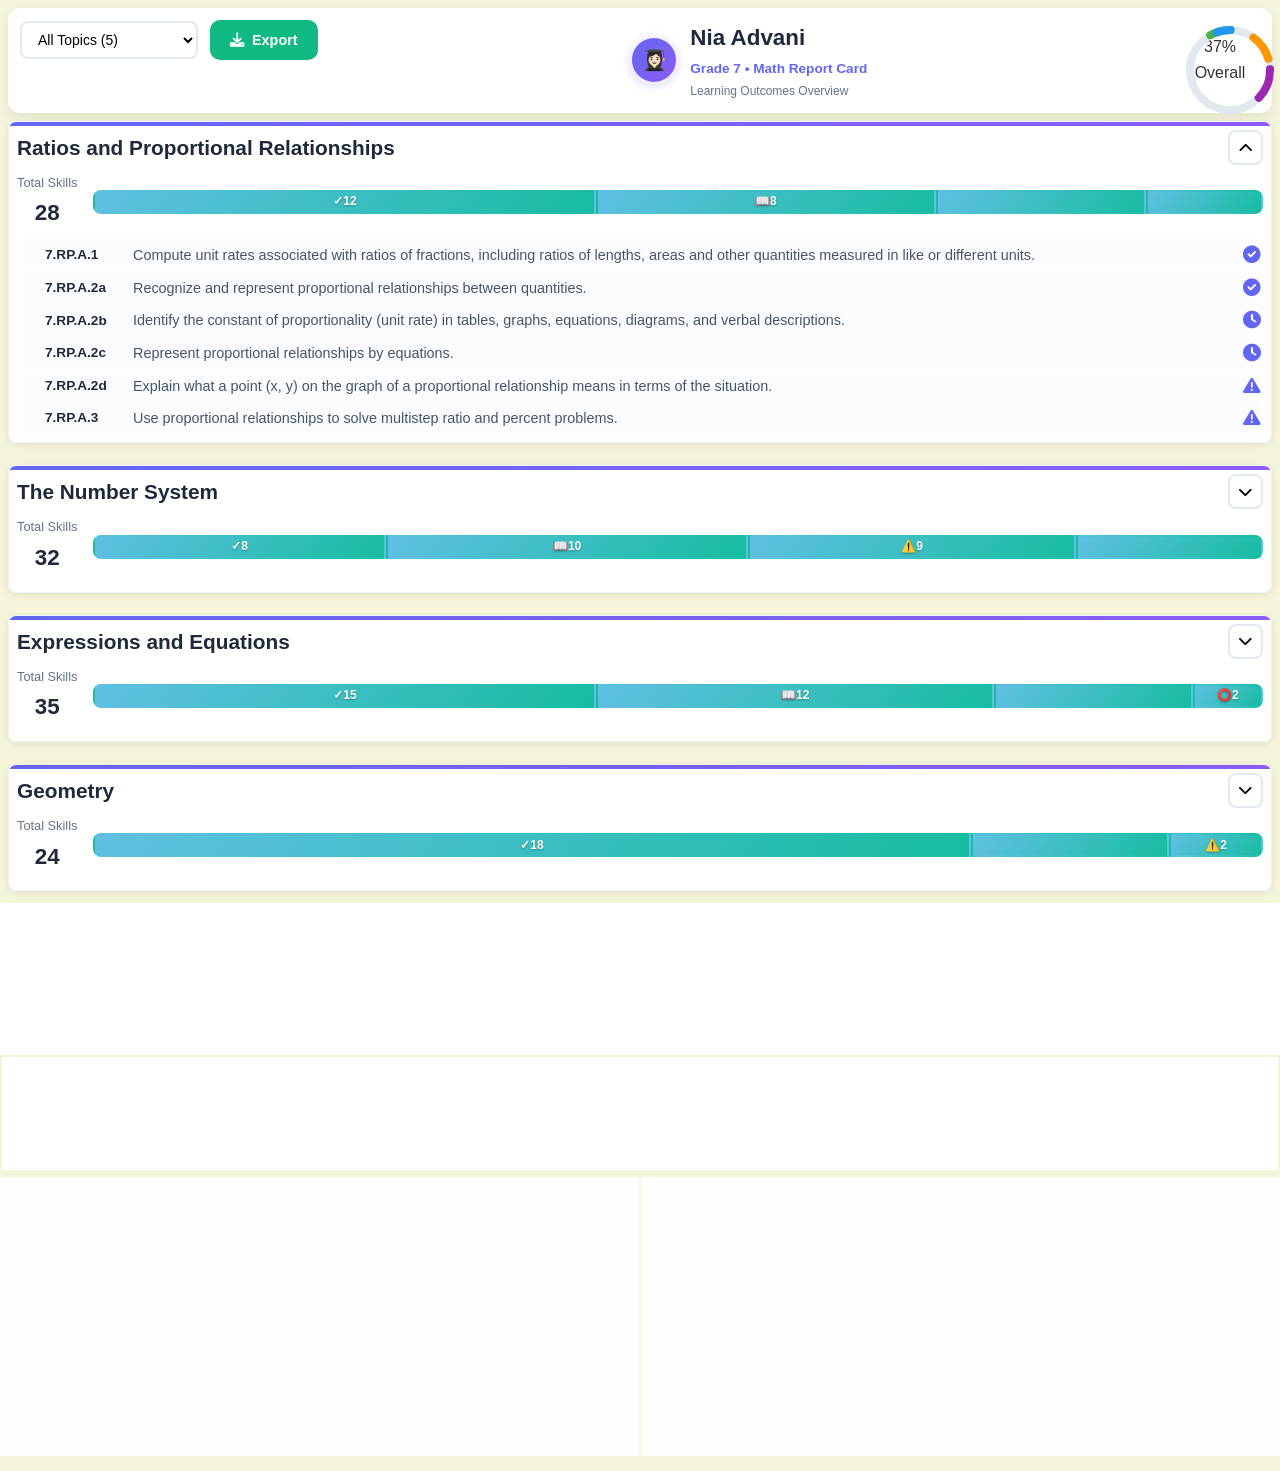
<file: index.html>
<!DOCTYPE html>
<html lang="en">
<head>
    <meta charset="UTF-8">
    <meta name="viewport" content="width=device-width, initial-scale=1.0">
    <title>Student Learning Outcomes - Grade 7 Math Progress</title>
    <link rel="stylesheet" href="styles.css">
    <link href="https://cdnjs.cloudflare.com/ajax/libs/font-awesome/6.0.0/css/all.min.css" rel="stylesheet">
</head>
<body>
    <div class="container">
        <!-- Header Section -->
        <header class="header">
            <div class="header-left">
                <div class="filter-controls">
                    <select id="statusFilter" class="filter-select">
                        <option value="all">All Skills</option>
                        <option value="mastered">Mastered Skills</option>
                        <option value="covered">Covered Skills</option>
                        <option value="attention">Needs Attention</option>
                        <option value="not-started">Not Started</option>
                    </select>
                    <button class="action-btn secondary export-btn" id="exportBtn">
                        <i class="fas fa-download"></i> Export
                    </button>
                </div>
            </div>
            <div class="student-info">
                <div class="student-avatar">
                    <div class="avatar-emoji">👩🏻‍🎓</div>
                </div>
                <div class="student-details">
                    <h1>Nia Advani</h1>
                    <p class="grade">Grade 7 • Math Report Card</p>
                    <p class="subtitle">Learning Outcomes Overview</p>
                </div>
            </div>
            <div class="overall-progress">
                <div class="progress-circle" data-progress="42">
                    <svg class="progress-ring" width="120" height="120">
                        <circle class="progress-ring-circle" cx="60" cy="60" r="50"></circle>
                    </svg>
                    <div class="progress-text">
                        <span class="percentage">42%</span>
                        <span class="label">Overall Progress</span>
                    </div>
                </div>
            </div>
        </header>


        <!-- Learning Outcomes List -->
        <div class="learning-outcomes list-view" id="learningOutcomes">
            <!-- Ratios and Proportional Relationships -->
            <div class="topic-card" data-status="covered" data-topic="ratios">
                <div class="topic-header">
                    <h3>Ratios and Proportional Relationships</h3>
                    <div class="topic-actions">
                        <button class="expand-btn expanded" data-action="expand">
                            <i class="fas fa-chevron-down"></i>
                        </button>
                    </div>
                </div>
                <div class="topic-stats">
                    <div class="stat">
                        <span class="stat-label">Total Skills</span>
                        <span class="stat-value">28</span>
                    </div>
                    <div class="skills-breakdown-chart">
                        <div class="chart-bar" data-status="mastered" data-count="12" style="width: 43%" title="12 Mastered Skills">
                            <span class="bar-label">✓12</span>
                        </div>
                        <div class="chart-bar" data-status="covered" data-count="8" style="width: 29%" title="8 Concept Covered Skills">
                            <span class="bar-label">📖8</span>
                        </div>
                        <div class="chart-bar" data-status="attention" data-count="5" style="width: 18%" title="5 Needs Attention Skills">
                            <span class="bar-label">⚠️5</span>
                        </div>
                        <div class="chart-bar" data-status="not-started" data-count="3" style="width: 10%" title="3 Not Started Skills">
                            <span class="bar-label">⭕3</span>
                        </div>
                    </div>
                </div>
                <div class="skills-list expanded">
                    <div class="skill-item mastered" data-skill-id="7.RP.A.1">
                        <div class="skill-checkbox">
                            <input type="checkbox" id="skill-7.RP.A.1" class="skill-select-checkbox" data-skill-id="7.RP.A.1">
                            <label for="skill-7.RP.A.1" class="skill-checkbox-label"></label>
                        </div>
                        <span class="skill-code">7.RP.A.1</span>
                        <span class="skill-description">Compute unit rates associated with ratios of fractions, including ratios of lengths, areas and other quantities measured in like or different units.</span>
                        <div class="skill-status">
                            <i class="fas fa-check-circle"></i>
                        </div>
                    </div>
                    <div class="skill-item mastered" data-skill-id="7.RP.A.2a">
                        <div class="skill-checkbox">
                            <input type="checkbox" id="skill-7.RP.A.2a" class="skill-select-checkbox" data-skill-id="7.RP.A.2a">
                            <label for="skill-7.RP.A.2a" class="skill-checkbox-label"></label>
                        </div>
                        <span class="skill-code">7.RP.A.2a</span>
                        <span class="skill-description">Recognize and represent proportional relationships between quantities.</span>
                        <div class="skill-status">
                            <i class="fas fa-check-circle"></i>
                        </div>
                    </div>
                    <div class="skill-item covered" data-skill-id="7.RP.A.2b">
                        <div class="skill-checkbox">
                            <input type="checkbox" id="skill-7.RP.A.2b" class="skill-select-checkbox" data-skill-id="7.RP.A.2b">
                            <label for="skill-7.RP.A.2b" class="skill-checkbox-label"></label>
                        </div>
                        <span class="skill-code">7.RP.A.2b</span>
                        <span class="skill-description">Identify the constant of proportionality (unit rate) in tables, graphs, equations, diagrams, and verbal descriptions.</span>
                        <div class="skill-status">
                            <i class="fas fa-clock"></i>
                        </div>
                    </div>
                    <div class="skill-item covered" data-skill-id="7.RP.A.2c">
                        <div class="skill-checkbox">
                            <input type="checkbox" id="skill-7.RP.A.2c" class="skill-select-checkbox" data-skill-id="7.RP.A.2c">
                            <label for="skill-7.RP.A.2c" class="skill-checkbox-label"></label>
                        </div>
                        <span class="skill-code">7.RP.A.2c</span>
                        <span class="skill-description">Represent proportional relationships by equations.</span>
                        <div class="skill-status">
                            <i class="fas fa-clock"></i>
                        </div>
                    </div>
                    <div class="skill-item attention" data-skill-id="7.RP.A.2d">
                        <div class="skill-checkbox">
                            <input type="checkbox" id="skill-7.RP.A.2d" class="skill-select-checkbox" data-skill-id="7.RP.A.2d">
                            <label for="skill-7.RP.A.2d" class="skill-checkbox-label"></label>
                        </div>
                        <span class="skill-code">7.RP.A.2d</span>
                        <span class="skill-description">Explain what a point (x, y) on the graph of a proportional relationship means in terms of the situation.</span>
                        <div class="skill-status">
                            <i class="fas fa-exclamation-triangle"></i>
                        </div>
                    </div>
                    <div class="skill-item attention" data-skill-id="7.RP.A.3">
                        <div class="skill-checkbox">
                            <input type="checkbox" id="skill-7.RP.A.3" class="skill-select-checkbox" data-skill-id="7.RP.A.3">
                            <label for="skill-7.RP.A.3" class="skill-checkbox-label"></label>
                        </div>
                        <span class="skill-code">7.RP.A.3</span>
                        <span class="skill-description">Use proportional relationships to solve multistep ratio and percent problems.</span>
                        <div class="skill-status">
                            <i class="fas fa-exclamation-triangle"></i>
                        </div>
                    </div>
                </div>
            </div>

            <!-- The Number System -->
            <div class="topic-card" data-status="attention" data-topic="numbers">
                <div class="topic-header">
                    <h3>The Number System</h3>
                    <div class="topic-actions">
                        <button class="expand-btn" data-action="expand">
                            <i class="fas fa-chevron-down"></i>
                        </button>
                    </div>
                </div>
                <div class="topic-stats">
                    <div class="stat">
                        <span class="stat-label">Total Skills</span>
                        <span class="stat-value">32</span>
                    </div>
                    <div class="skills-breakdown-chart">
                        <div class="chart-bar" data-status="mastered" data-count="8" style="width: 25%" title="8 Mastered Skills">
                            <span class="bar-label">✓8</span>
                        </div>
                        <div class="chart-bar" data-status="covered" data-count="10" style="width: 31%" title="10 Concept Covered Skills">
                            <span class="bar-label">📖10</span>
                        </div>
                        <div class="chart-bar" data-status="attention" data-count="9" style="width: 28%" title="9 Needs Attention Skills">
                            <span class="bar-label">⚠️9</span>
                        </div>
                        <div class="chart-bar" data-status="not-started" data-count="5" style="width: 16%" title="5 Not Started Skills">
                            <span class="bar-label">⭕5</span>
                        </div>
                    </div>
                </div>
                <div class="skills-list collapsed">
                    <div class="skill-item mastered" data-skill-id="7.NS.A.1a">
                        <div class="skill-checkbox">
                            <input type="checkbox" id="skill-7.NS.A.1a" class="skill-select-checkbox" data-skill-id="7.NS.A.1a">
                            <label for="skill-7.NS.A.1a" class="skill-checkbox-label"></label>
                        </div>
                        <span class="skill-code">7.NS.A.1a</span>
                        <span class="skill-description">Describe situations in which opposite quantities combine to make 0.</span>
                        <div class="skill-status">
                            <i class="fas fa-check-circle"></i>
                        </div>
                    </div>
                    <div class="skill-item mastered" data-skill-id="7.NS.A.1b">
                        <div class="skill-checkbox">
                            <input type="checkbox" id="skill-7.NS.A.1b" class="skill-select-checkbox" data-skill-id="7.NS.A.1b">
                            <label for="skill-7.NS.A.1b" class="skill-checkbox-label"></label>
                        </div>
                        <span class="skill-code">7.NS.A.1b</span>
                        <span class="skill-description">Understand p + q as the number located a distance |q| from p, in the positive or negative direction.</span>
                        <div class="skill-status">
                            <i class="fas fa-check-circle"></i>
                        </div>
                    </div>
                    <div class="skill-item covered" data-skill-id="7.NS.A.1c">
                        <div class="skill-checkbox">
                            <input type="checkbox" id="skill-7.NS.A.1c" class="skill-select-checkbox" data-skill-id="7.NS.A.1c">
                            <label for="skill-7.NS.A.1c" class="skill-checkbox-label"></label>
                        </div>
                        <span class="skill-code">7.NS.A.1c</span>
                        <span class="skill-description">Understand subtraction of rational numbers as adding the additive inverse.</span>
                        <div class="skill-status">
                            <i class="fas fa-clock"></i>
                        </div>
                    </div>
                    <div class="skill-item covered" data-skill-id="7.NS.A.1d">
                        <div class="skill-checkbox">
                            <input type="checkbox" id="skill-7.NS.A.1d" class="skill-select-checkbox" data-skill-id="7.NS.A.1d">
                            <label for="skill-7.NS.A.1d" class="skill-checkbox-label"></label>
                        </div>
                        <span class="skill-code">7.NS.A.1d</span>
                        <span class="skill-description">Apply properties of operations as strategies to add and subtract rational numbers.</span>
                        <div class="skill-status">
                            <i class="fas fa-clock"></i>
                        </div>
                    </div>
                    <div class="skill-item attention" data-skill-id="7.NS.A.2a">
                        <div class="skill-checkbox">
                            <input type="checkbox" id="skill-7.NS.A.2a" class="skill-select-checkbox" data-skill-id="7.NS.A.2a">
                            <label for="skill-7.NS.A.2a" class="skill-checkbox-label"></label>
                        </div>
                        <span class="skill-code">7.NS.A.2a</span>
                        <span class="skill-description">Understand that multiplication is extended from fractions to rational numbers.</span>
                        <div class="skill-status">
                            <i class="fas fa-exclamation-triangle"></i>
                        </div>
                    </div>
                    <div class="skill-item attention" data-skill-id="7.NS.A.2b">
                        <div class="skill-checkbox">
                            <input type="checkbox" id="skill-7.NS.A.2b" class="skill-select-checkbox" data-skill-id="7.NS.A.2b">
                            <label for="skill-7.NS.A.2b" class="skill-checkbox-label"></label>
                        </div>
                        <span class="skill-code">7.NS.A.2b</span>
                        <span class="skill-description">Understand that integers can be divided, provided that the divisor is not zero.</span>
                        <div class="skill-status">
                            <i class="fas fa-exclamation-triangle"></i>
                        </div>
                    </div>
                    <div class="skill-item attention" data-skill-id="7.NS.A.2c">
                        <div class="skill-checkbox">
                            <input type="checkbox" id="skill-7.NS.A.2c" class="skill-select-checkbox" data-skill-id="7.NS.A.2c">
                            <label for="skill-7.NS.A.2c" class="skill-checkbox-label"></label>
                        </div>
                        <span class="skill-code">7.NS.A.2c</span>
                        <span class="skill-description">Apply properties of operations as strategies to multiply and divide rational numbers.</span>
                        <div class="skill-status">
                            <i class="fas fa-exclamation-triangle"></i>
                        </div>
                    </div>
                    <div class="skill-item not-started" data-skill-id="7.NS.A.3">
                        <div class="skill-checkbox">
                            <input type="checkbox" id="skill-7.NS.A.3" class="skill-select-checkbox" data-skill-id="7.NS.A.3">
                            <label for="skill-7.NS.A.3" class="skill-checkbox-label"></label>
                        </div>
                        <span class="skill-code">7.NS.A.3</span>
                        <span class="skill-description">Solve real-world and mathematical problems involving the four operations with rational numbers.</span>
                        <div class="skill-status">
                            <i class="fas fa-circle"></i>
                        </div>
                    </div>
                </div>
            </div>

            <!-- Expressions and Equations -->
            <div class="topic-card" data-status="covered" data-topic="expressions">
                <div class="topic-header">
                    <h3>Expressions and Equations</h3>
                    <div class="topic-actions">
                        <button class="expand-btn" data-action="expand">
                            <i class="fas fa-chevron-down"></i>
                        </button>
                    </div>
                </div>
                <div class="topic-stats">
                    <div class="stat">
                        <span class="stat-label">Total Skills</span>
                        <span class="stat-value">35</span>
                    </div>
                    <div class="skills-breakdown-chart">
                        <div class="chart-bar" data-status="mastered" data-count="15" style="width: 43%" title="15 Mastered Skills">
                            <span class="bar-label">✓15</span>
                        </div>
                        <div class="chart-bar" data-status="covered" data-count="12" style="width: 34%" title="12 Concept Covered Skills">
                            <span class="bar-label">📖12</span>
                        </div>
                        <div class="chart-bar" data-status="attention" data-count="6" style="width: 17%" title="6 Needs Attention Skills">
                            <span class="bar-label">⚠️6</span>
                        </div>
                        <div class="chart-bar" data-status="not-started" data-count="2" style="width: 6%" title="2 Not Started Skills">
                            <span class="bar-label">⭕2</span>
                        </div>
                    </div>
                </div>
                <div class="skills-list collapsed">
                    <div class="skill-item mastered" data-skill-id="7.EE.A.1">
                        <div class="skill-checkbox">
                            <input type="checkbox" id="skill-7.EE.A.1" class="skill-select-checkbox" data-skill-id="7.EE.A.1">
                            <label for="skill-7.EE.A.1" class="skill-checkbox-label"></label>
                        </div>
                        <span class="skill-code">7.EE.A.1</span>
                        <span class="skill-description">Apply properties of operations as strategies to add, subtract, factor, and expand linear expressions with rational coefficients.</span>
                        <div class="skill-status">
                            <i class="fas fa-check-circle"></i>
                        </div>
                    </div>
                    <div class="skill-item mastered" data-skill-id="7.EE.A.2">
                        <div class="skill-checkbox">
                            <input type="checkbox" id="skill-7.EE.A.2" class="skill-select-checkbox" data-skill-id="7.EE.A.2">
                            <label for="skill-7.EE.A.2" class="skill-checkbox-label"></label>
                        </div>
                        <span class="skill-code">7.EE.A.2</span>
                        <span class="skill-description">Understand that rewriting an expression in different forms in a problem context can shed light on the problem.</span>
                        <div class="skill-status">
                            <i class="fas fa-check-circle"></i>
                        </div>
                    </div>
                    <div class="skill-item covered" data-skill-id="7.EE.B.3">
                        <div class="skill-checkbox">
                            <input type="checkbox" id="skill-7.EE.B.3" class="skill-select-checkbox" data-skill-id="7.EE.B.3">
                            <label for="skill-7.EE.B.3" class="skill-checkbox-label"></label>
                        </div>
                        <span class="skill-code">7.EE.B.3</span>
                        <span class="skill-description">Solve multi-step real-life and mathematical problems posed with positive and negative rational numbers.</span>
                        <div class="skill-status">
                            <i class="fas fa-clock"></i>
                        </div>
                    </div>
                    <div class="skill-item covered" data-skill-id="7.EE.B.4a">
                        <div class="skill-checkbox">
                            <input type="checkbox" id="skill-7.EE.B.4a" class="skill-select-checkbox" data-skill-id="7.EE.B.4a">
                            <label for="skill-7.EE.B.4a" class="skill-checkbox-label"></label>
                        </div>
                        <span class="skill-code">7.EE.B.4a</span>
                        <span class="skill-description">Solve word problems leading to equations of the form px + q = r and p(x + q) = r.</span>
                        <div class="skill-status">
                            <i class="fas fa-clock"></i>
                        </div>
                    </div>
                    <div class="skill-item attention" data-skill-id="7.EE.B.4b">
                        <div class="skill-checkbox">
                            <input type="checkbox" id="skill-7.EE.B.4b" class="skill-select-checkbox" data-skill-id="7.EE.B.4b">
                            <label for="skill-7.EE.B.4b" class="skill-checkbox-label"></label>
                        </div>
                        <span class="skill-code">7.EE.B.4b</span>
                        <span class="skill-description">Solve word problems leading to inequalities of the form px + q > r or px + q < r.</span>
                        <div class="skill-status">
                            <i class="fas fa-exclamation-triangle"></i>
                        </div>
                    </div>
                    <div class="skill-item not-started" data-skill-id="7.EE.B.4c">
                        <div class="skill-checkbox">
                            <input type="checkbox" id="skill-7.EE.B.4c" class="skill-select-checkbox" data-skill-id="7.EE.B.4c">
                            <label for="skill-7.EE.B.4c" class="skill-checkbox-label"></label>
                        </div>
                        <span class="skill-code">7.EE.B.4c</span>
                        <span class="skill-description">Graph the solution set of the inequality and interpret it in the context of the problem.</span>
                        <div class="skill-status">
                            <i class="fas fa-circle"></i>
                        </div>
                    </div>
                </div>
            </div>

            <!-- Geometry -->
            <div class="topic-card" data-status="mastered" data-topic="geometry">
                <div class="topic-header">
                    <h3>Geometry</h3>
                    <div class="topic-actions">
                        <button class="expand-btn" data-action="expand">
                            <i class="fas fa-chevron-down"></i>
                        </button>
                    </div>
                </div>
                <div class="topic-stats">
                    <div class="stat">
                        <span class="stat-label">Total Skills</span>
                        <span class="stat-value">24</span>
                    </div>
                    <div class="skills-breakdown-chart">
                        <div class="chart-bar" data-status="mastered" data-count="18" style="width: 75%" title="18 Mastered Skills">
                            <span class="bar-label">✓18</span>
                        </div>
                        <div class="chart-bar" data-status="covered" data-count="4" style="width: 17%" title="4 Concept Covered Skills">
                            <span class="bar-label">📖4</span>
                        </div>
                        <div class="chart-bar" data-status="attention" data-count="2" style="width: 8%" title="2 Needs Attention Skills">
                            <span class="bar-label">⚠️2</span>
                        </div>
                        <div class="chart-bar" data-status="not-started" data-count="0" style="width: 0%" title="0 Not Started Skills">
                            <span class="bar-label">⭕0</span>
                        </div>
                    </div>
                </div>
                <div class="skills-list collapsed">
                    <div class="skill-item mastered" data-skill-id="7.G.A.1">
                        <div class="skill-checkbox">
                            <input type="checkbox" id="skill-7.G.A.1" class="skill-select-checkbox" data-skill-id="7.G.A.1">
                            <label for="skill-7.G.A.1" class="skill-checkbox-label"></label>
                        </div>
                        <span class="skill-code">7.G.A.1</span>
                        <span class="skill-description">Solve problems involving scale drawings of geometric figures, including computing actual lengths and areas.</span>
                        <div class="skill-status">
                            <i class="fas fa-check-circle"></i>
                        </div>
                    </div>
                    <div class="skill-item mastered" data-skill-id="7.G.A.2">
                        <div class="skill-checkbox">
                            <input type="checkbox" id="skill-7.G.A.2" class="skill-select-checkbox" data-skill-id="7.G.A.2">
                            <label for="skill-7.G.A.2" class="skill-checkbox-label"></label>
                        </div>
                        <span class="skill-code">7.G.A.2</span>
                        <span class="skill-description">Draw (freehand, with ruler and protractor, and with technology) geometric shapes with given conditions.</span>
                        <div class="skill-status">
                            <i class="fas fa-check-circle"></i>
                        </div>
                    </div>
                    <div class="skill-item mastered" data-skill-id="7.G.A.3">
                        <div class="skill-checkbox">
                            <input type="checkbox" id="skill-7.G.A.3" class="skill-select-checkbox" data-skill-id="7.G.A.3">
                            <label for="skill-7.G.A.3" class="skill-checkbox-label"></label>
                        </div>
                        <span class="skill-code">7.G.A.3</span>
                        <span class="skill-description">Describe the two-dimensional figures that result from slicing three-dimensional figures.</span>
                        <div class="skill-status">
                            <i class="fas fa-check-circle"></i>
                        </div>
                    </div>
                    <div class="skill-item covered" data-skill-id="7.G.B.4">
                        <div class="skill-checkbox">
                            <input type="checkbox" id="skill-7.G.B.4" class="skill-select-checkbox" data-skill-id="7.G.B.4">
                            <label for="skill-7.G.B.4" class="skill-checkbox-label"></label>
                        </div>
                        <span class="skill-code">7.G.B.4</span>
                        <span class="skill-description">Know the formulas for the area and circumference of a circle and use them to solve problems.</span>
                        <div class="skill-status">
                            <i class="fas fa-clock"></i>
                        </div>
                    </div>
                    <div class="skill-item covered" data-skill-id="7.G.B.5">
                        <div class="skill-checkbox">
                            <input type="checkbox" id="skill-7.G.B.5" class="skill-select-checkbox" data-skill-id="7.G.B.5">
                            <label for="skill-7.G.B.5" class="skill-checkbox-label"></label>
                        </div>
                        <span class="skill-code">7.G.B.5</span>
                        <span class="skill-description">Use facts about supplementary, complementary, vertical, and adjacent angles in a multi-step problem.</span>
                        <div class="skill-status">
                            <i class="fas fa-clock"></i>
                        </div>
                    </div>
                    <div class="skill-item attention" data-skill-id="7.G.B.6">
                        <div class="skill-checkbox">
                            <input type="checkbox" id="skill-7.G.B.6" class="skill-select-checkbox" data-skill-id="7.G.B.6">
                            <label for="skill-7.G.B.6" class="skill-checkbox-label"></label>
                        </div>
                        <span class="skill-code">7.G.B.6</span>
                        <span class="skill-description">Solve real-world and mathematical problems involving area, volume and surface area of two- and three-dimensional objects.</span>
                        <div class="skill-status">
                            <i class="fas fa-exclamation-triangle"></i>
                        </div>
                    </div>
                </div>
            </div>

            <!-- Statistics and Probability -->
            <div class="topic-card" data-status="not-started" data-topic="statistics">
                <div class="topic-header">
                    <h3>Statistics and Probability</h3>
                    <div class="topic-actions">
                        <button class="expand-btn" data-action="expand">
                            <i class="fas fa-chevron-down"></i>
                        </button>
                    </div>
                </div>
                <div class="topic-stats">
                    <div class="stat">
                        <span class="stat-label">Total Skills</span>
                        <span class="stat-value">26</span>
                    </div>
                    <div class="skills-breakdown-chart">
                        <div class="chart-bar" data-status="mastered" data-count="0" style="width: 0%" title="0 Mastered Skills">
                            <span class="bar-label">✓0</span>
                        </div>
                        <div class="chart-bar" data-status="covered" data-count="3" style="width: 12%" title="3 Concept Covered Skills">
                            <span class="bar-label">📖3</span>
                        </div>
                        <div class="chart-bar" data-status="attention" data-count="8" style="width: 31%" title="8 Needs Attention Skills">
                            <span class="bar-label">⚠️8</span>
                        </div>
                        <div class="chart-bar" data-status="not-started" data-count="15" style="width: 57%" title="15 Not Started Skills">
                            <span class="bar-label">⭕15</span>
                        </div>
                    </div>
                </div>
                <div class="skills-list collapsed">
                    <div class="skill-item covered" data-skill-id="7.SP.A.1">
                        <div class="skill-checkbox">
                            <input type="checkbox" id="skill-7.SP.A.1" class="skill-select-checkbox" data-skill-id="7.SP.A.1">
                            <label for="skill-7.SP.A.1" class="skill-checkbox-label"></label>
                        </div>
                        <span class="skill-code">7.SP.A.1</span>
                        <span class="skill-description">Understand that statistics can be used to gain information about a population by examining a sample.</span>
                        <div class="skill-status">
                            <i class="fas fa-clock"></i>
                        </div>
                    </div>
                    <div class="skill-item covered" data-skill-id="7.SP.A.2">
                        <div class="skill-checkbox">
                            <input type="checkbox" id="skill-7.SP.A.2" class="skill-select-checkbox" data-skill-id="7.SP.A.2">
                            <label for="skill-7.SP.A.2" class="skill-checkbox-label"></label>
                        </div>
                        <span class="skill-code">7.SP.A.2</span>
                        <span class="skill-description">Use data from a random sample to draw inferences about a population with an unknown characteristic of interest.</span>
                        <div class="skill-status">
                            <i class="fas fa-clock"></i>
                        </div>
                    </div>
                    <div class="skill-item attention" data-skill-id="7.SP.B.3">
                        <div class="skill-checkbox">
                            <input type="checkbox" id="skill-7.SP.B.3" class="skill-select-checkbox" data-skill-id="7.SP.B.3">
                            <label for="skill-7.SP.B.3" class="skill-checkbox-label"></label>
                        </div>
                        <span class="skill-code">7.SP.B.3</span>
                        <span class="skill-description">Informally assess the degree of visual overlap of two numerical data distributions.</span>
                        <div class="skill-status">
                            <i class="fas fa-exclamation-triangle"></i>
                        </div>
                    </div>
                    <div class="skill-item attention" data-skill-id="7.SP.B.4">
                        <div class="skill-checkbox">
                            <input type="checkbox" id="skill-7.SP.B.4" class="skill-select-checkbox" data-skill-id="7.SP.B.4">
                            <label for="skill-7.SP.B.4" class="skill-checkbox-label"></label>
                        </div>
                        <span class="skill-code">7.SP.B.4</span>
                        <span class="skill-description">Use measures of center and measures of variability for numerical data from random samples.</span>
                        <div class="skill-status">
                            <i class="fas fa-exclamation-triangle"></i>
                        </div>
                    </div>
                    <div class="skill-item not-started" data-skill-id="7.SP.C.5">
                        <div class="skill-checkbox">
                            <input type="checkbox" id="skill-7.SP.C.5" class="skill-select-checkbox" data-skill-id="7.SP.C.5">
                            <label for="skill-7.SP.C.5" class="skill-checkbox-label"></label>
                        </div>
                        <span class="skill-code">7.SP.C.5</span>
                        <span class="skill-description">Understand that the probability of a chance event is a number between 0 and 1.</span>
                        <div class="skill-status">
                            <i class="fas fa-circle"></i>
                        </div>
                    </div>
                    <div class="skill-item not-started" data-skill-id="7.SP.C.6">
                        <div class="skill-checkbox">
                            <input type="checkbox" id="skill-7.SP.C.6" class="skill-select-checkbox" data-skill-id="7.SP.C.6">
                            <label for="skill-7.SP.C.6" class="skill-checkbox-label"></label>
                        </div>
                        <span class="skill-code">7.SP.C.6</span>
                        <span class="skill-description">Approximate the probability of a chance event by collecting data on the chance process.</span>
                        <div class="skill-status">
                            <i class="fas fa-circle"></i>
                        </div>
                    </div>
                    <div class="skill-item not-started" data-skill-id="7.SP.C.7a">
                        <div class="skill-checkbox">
                            <input type="checkbox" id="skill-7.SP.C.7a" class="skill-select-checkbox" data-skill-id="7.SP.C.7a">
                            <label for="skill-7.SP.C.7a" class="skill-checkbox-label"></label>
                        </div>
                        <span class="skill-code">7.SP.C.7a</span>
                        <span class="skill-description">Develop a uniform probability model by assigning equal probability to all outcomes.</span>
                        <div class="skill-status">
                            <i class="fas fa-circle"></i>
                        </div>
                    </div>
                    <div class="skill-item not-started" data-skill-id="7.SP.C.8a">
                        <div class="skill-checkbox">
                            <input type="checkbox" id="skill-7.SP.C.8a" class="skill-select-checkbox" data-skill-id="7.SP.C.8a">
                            <label for="skill-7.SP.C.8a" class="skill-checkbox-label"></label>
                        </div>
                        <span class="skill-code">7.SP.C.8a</span>
                        <span class="skill-description">Understand that, just as with simple events, the probability of a compound event is the fraction of outcomes.</span>
                        <div class="skill-status">
                            <i class="fas fa-circle"></i>
                        </div>
                    </div>
                </div>
            </div>
        </div>

        <!-- Create Worksheet for Selected Skills Button -->
        <div class="global-worksheet-section">
            <div class="button-row">
                <button class="action-btn primary global-worksheet-btn" id="globalCreateWorksheet">
                    <i class="fas fa-file-alt"></i> Create worksheet for selected skills
                </button>
                <span class="button-instruction">Hover over any skill to select it, then click this button to create a custom worksheet</span>
            </div>
            
            <div class="button-row">
                <button class="action-btn secondary unit-test-btn" id="unitTestWorksheet">
                    <i class="fas fa-clipboard-check"></i> Unit test worksheet
                </button>
                <span class="button-instruction">Select a topic to create a comprehensive worksheet for the entire unit</span>
            </div>
        </div>

        <!-- Global Skills Action Bar -->
        <div class="skills-action-bar" id="skillsActionBar" style="display: none;">
            <div class="action-bar-content">
                <div class="selection-info">
                    <i class="fas fa-check-circle"></i>
                    <span id="selectedSkillsCount">0 skills selected</span>
                </div>
                <div class="action-bar-buttons">
                    <button class="action-btn primary" id="createSelectedWorksheet">
                        <i class="fas fa-file-alt"></i> Create Worksheet for Selected Skills
                    </button>
                    <button class="action-btn tertiary" id="clearSkillSelection">
                        <i class="fas fa-times"></i> Clear Selection
                    </button>
                </div>
            </div>
        </div>

        <!-- Selection Summary -->
        <div class="selection-summary" id="selectionSummary" style="display: none;">
            <div class="summary-content">
                <h4>Selected Topics</h4>
                <div class="selected-items" id="selectedItems"></div>
                <div class="summary-actions">
                    <button class="action-btn primary" id="confirmPractice">Create Practice Session</button>
                    <button class="action-btn secondary" id="confirmHomework">Create Homework Assignment</button>
                    <button class="action-btn tertiary" id="clearSelection">Clear Selection</button>
                </div>
            </div>
        </div>

        <!-- Assessment Sections -->
        <div class="assessment-sections">
            <!-- Teacher's Remarks -->
            <div class="section-card">
                <div class="section-header">
                    <span class="section-number">1</span>
                    <h3>Teacher's Remarks</h3>
                </div>
                
                <div class="remarks-section">
                    <div class="remark-item">
                        <h4>Confidence</h4>
                        <div class="selection-buttons">
                            <button class="selection-btn">Low</button>
                            <button class="selection-btn">Medium</button>
                            <button class="selection-btn selected">High</button>
                        </div>
                    </div>
                    
                    <div class="remark-item">
                        <h4>Emotional relationship with math</h4>
                        <div class="selection-buttons">
                            <button class="selection-btn">Dislikes</button>
                            <button class="selection-btn">Scared</button>
                            <button class="selection-btn">Indifferent</button>
                            <button class="selection-btn">Confused</button>
                            <button class="selection-btn selected">Likes</button>
                            <button class="selection-btn">Loves</button>
                        </div>
                    </div>
                    
                    <div class="remark-item">
                        <h4>Purpose of math classes</h4>
                        <div class="selection-buttons">
                            <button class="selection-btn">Cover basics</button>
                            <button class="selection-btn selected">Cover current content</button>
                            <button class="selection-btn selected">Go above and beyond</button>
                        </div>
                    </div>
                </div>
            </div>

            <!-- Cognitive Development -->
            <div class="section-card">
                <div class="section-header">
                    <span class="section-number">2</span>
                    <h3>Cognitive Development</h3>
                </div>
                
                <div class="cognitive-section">
                    <div class="cognitive-item">
                        <div class="cognitive-label">
                            <span class="cognitive-icon">🧠</span>
                            <span>Memory and Recall</span>
                        </div>
                        <div class="progress-bar">
                            <div class="progress-fill" style="width: 85%; background-color: #10b981;"></div>
                        </div>
                    </div>
                    
                    <div class="cognitive-item">
                        <div class="cognitive-label">
                            <span class="cognitive-icon">📋</span>
                            <span>Organization of Work</span>
                        </div>
                        <div class="progress-bar">
                            <div class="progress-fill" style="width: 45%; background-color: #f59e0b;"></div>
                        </div>
                    </div>
                    
                    <div class="cognitive-item">
                        <div class="cognitive-label">
                            <span class="cognitive-icon">🎯</span>
                            <span>Ability to focus</span>
                        </div>
                        <div class="progress-bar">
                            <div class="progress-fill" style="width: 90%; background-color: #10b981;"></div>
                        </div>
                    </div>
                    
                    <div class="cognitive-item">
                        <div class="cognitive-label">
                            <span class="cognitive-icon">🔍</span>
                            <span>Ability to self serve answers</span>
                        </div>
                        <div class="progress-bar">
                            <div class="progress-fill" style="width: 60%; background-color: #f59e0b;"></div>
                        </div>
                    </div>
                    
                    <div class="cognitive-item">
                        <div class="cognitive-label">
                            <span class="cognitive-icon">⚠️</span>
                            <span>Avoiding careless mistakes</span>
                        </div>
                        <div class="progress-bar">
                            <div class="progress-fill" style="width: 35%; background-color: #ef4444;"></div>
                        </div>
                    </div>
                    
                    <div class="cognitive-item">
                        <div class="cognitive-label">
                            <span class="cognitive-icon">💪</span>
                            <span>Grit/Resilience</span>
                        </div>
                        <div class="progress-bar">
                            <div class="progress-fill" style="width: 80%; background-color: #10b981;"></div>
                        </div>
                    </div>
                </div>
            </div>
        </div>

    </div>

    <script src="script.js"></script>
</body>
</html>
</file>
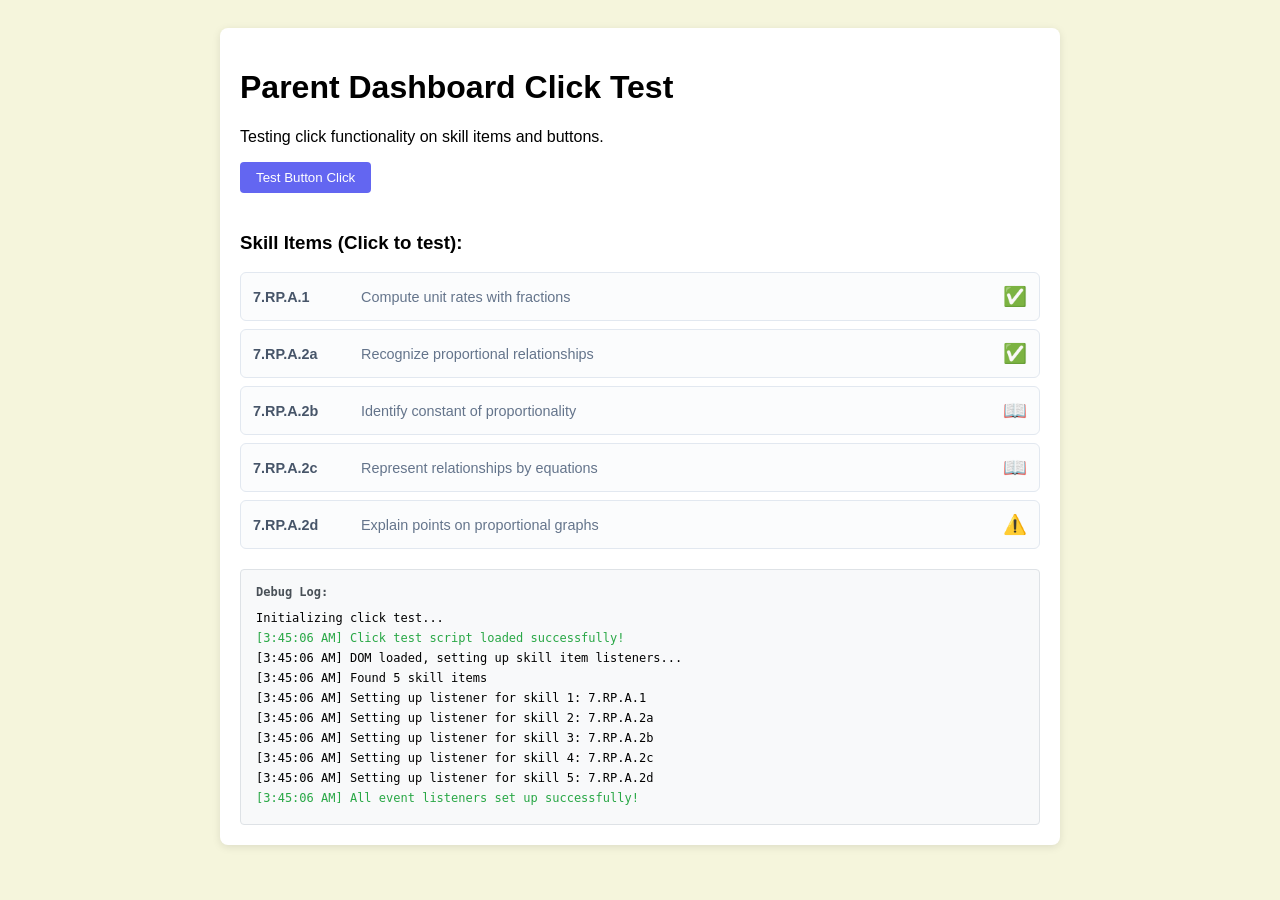
<file: click-test.html>
<!DOCTYPE html>
<html lang="en">
<head>
    <meta charset="UTF-8">
    <meta name="viewport" content="width=device-width, initial-scale=1.0">
    <title>Click Test - Parent Dashboard</title>
    <style>
        body {
            font-family: Arial, sans-serif;
            padding: 20px;
            background: #f5f5dc;
        }
        
        .test-container {
            max-width: 800px;
            margin: 0 auto;
            background: white;
            padding: 20px;
            border-radius: 8px;
            box-shadow: 0 2px 8px rgba(0,0,0,0.1);
        }
        
        .skill-item {
            display: flex;
            align-items: center;
            gap: 8px;
            padding: 12px;
            margin-bottom: 8px;
            background: rgba(248, 250, 252, 0.6);
            border-radius: 6px;
            transition: all 0.15s ease;
            cursor: pointer;
            border: 1px solid #e2e8f0;
        }
        
        .skill-item:hover {
            background: rgba(99, 102, 241, 0.06);
            transform: translateX(2px);
            box-shadow: 0 2px 8px rgba(99, 102, 241, 0.12);
        }
        
        .skill-item.selected {
            background: rgba(99, 102, 241, 0.1);
            box-shadow: 0 2px 8px rgba(99, 102, 241, 0.15);
            border-color: #6366f1;
        }
        
        .skill-code {
            font-weight: 600;
            color: #475569;
            font-size: 0.9rem;
            min-width: 100px;
        }
        
        .skill-description {
            flex: 1;
            color: #64748b;
            font-size: 0.9rem;
        }
        
        .skill-status {
            font-size: 1.2rem;
            flex-shrink: 0;
        }
        
        .expand-btn {
            background: #6366f1;
            color: white;
            border: none;
            padding: 8px 16px;
            border-radius: 4px;
            cursor: pointer;
            margin-bottom: 20px;
        }
        
        .expand-btn:hover {
            background: #4f46e5;
        }
        
        .debug-info {
            background: #f8f9fa;
            border: 1px solid #dee2e6;
            padding: 15px;
            border-radius: 4px;
            margin-top: 20px;
            font-family: monospace;
            font-size: 12px;
        }
        
        .debug-info h4 {
            margin: 0 0 10px 0;
            color: #495057;
        }
        
        .log-entry {
            margin: 2px 0;
            padding: 2px 0;
        }
        
        .log-entry.success {
            color: #28a745;
        }
        
        .log-entry.error {
            color: #dc3545;
        }
    </style>
</head>
<body>
    <div class="test-container">
        <h1>Parent Dashboard Click Test</h1>
        <p>Testing click functionality on skill items and buttons.</p>
        
        <button class="expand-btn" id="testBtn">Test Button Click</button>
        
        <h3>Skill Items (Click to test):</h3>
        
        <div class="skill-item" data-skill-id="7.RP.A.1">
            <span class="skill-code">7.RP.A.1</span>
            <span class="skill-description">Compute unit rates with fractions</span>
            <div class="skill-status">✅</div>
        </div>
        
        <div class="skill-item" data-skill-id="7.RP.A.2a">
            <span class="skill-code">7.RP.A.2a</span>
            <span class="skill-description">Recognize proportional relationships</span>
            <div class="skill-status">✅</div>
        </div>
        
        <div class="skill-item" data-skill-id="7.RP.A.2b">
            <span class="skill-code">7.RP.A.2b</span>
            <span class="skill-description">Identify constant of proportionality</span>
            <div class="skill-status">📖</div>
        </div>
        
        <div class="skill-item" data-skill-id="7.RP.A.2c">
            <span class="skill-code">7.RP.A.2c</span>
            <span class="skill-description">Represent relationships by equations</span>
            <div class="skill-status">📖</div>
        </div>
        
        <div class="skill-item" data-skill-id="7.RP.A.2d">
            <span class="skill-code">7.RP.A.2d</span>
            <span class="skill-description">Explain points on proportional graphs</span>
            <div class="skill-status">⚠️</div>
        </div>
        
        <div class="debug-info">
            <h4>Debug Log:</h4>
            <div id="debugLog">
                <div class="log-entry">Initializing click test...</div>
            </div>
        </div>
    </div>

    <script>
        // Debug logging
        const debugLog = document.getElementById('debugLog');
        
        function log(message, type = 'info') {
            const timestamp = new Date().toLocaleTimeString();
            const entry = document.createElement('div');
            entry.className = `log-entry ${type}`;
            entry.textContent = `[${timestamp}] ${message}`;
            debugLog.appendChild(entry);
            debugLog.scrollTop = debugLog.scrollHeight;
            console.log(message);
        }
        
        // Test button click
        document.getElementById('testBtn').addEventListener('click', function() {
            log('Test button clicked successfully!', 'success');
        });
        
        // Test skill item clicks
        document.addEventListener('DOMContentLoaded', function() {
            log('DOM loaded, setting up skill item listeners...');
            
            const skillItems = document.querySelectorAll('.skill-item');
            log(`Found ${skillItems.length} skill items`);
            
            skillItems.forEach((item, index) => {
                const skillId = item.dataset.skillId;
                log(`Setting up listener for skill ${index + 1}: ${skillId}`);
                
                item.addEventListener('click', function(e) {
                    log(`Skill item clicked: ${skillId}`, 'success');
                    
                    // Remove previous selection
                    document.querySelectorAll('.skill-item.selected').forEach(el => {
                        el.classList.remove('selected');
                    });
                    
                    // Add selection to current item
                    item.classList.add('selected');
                    
                    log(`Selection updated for: ${skillId}`, 'success');
                });
                
                // Test hover
                item.addEventListener('mouseenter', function() {
                    log(`Mouse entered: ${skillId}`);
                });
                
                item.addEventListener('mouseleave', function() {
                    log(`Mouse left: ${skillId}`);
                });
            });
            
            log('All event listeners set up successfully!', 'success');
        });
        
        // Test for any JavaScript errors
        window.addEventListener('error', function(e) {
            log(`JavaScript Error: ${e.message}`, 'error');
        });
        
        log('Click test script loaded successfully!', 'success');
    </script>
</body>
</html>
</file>
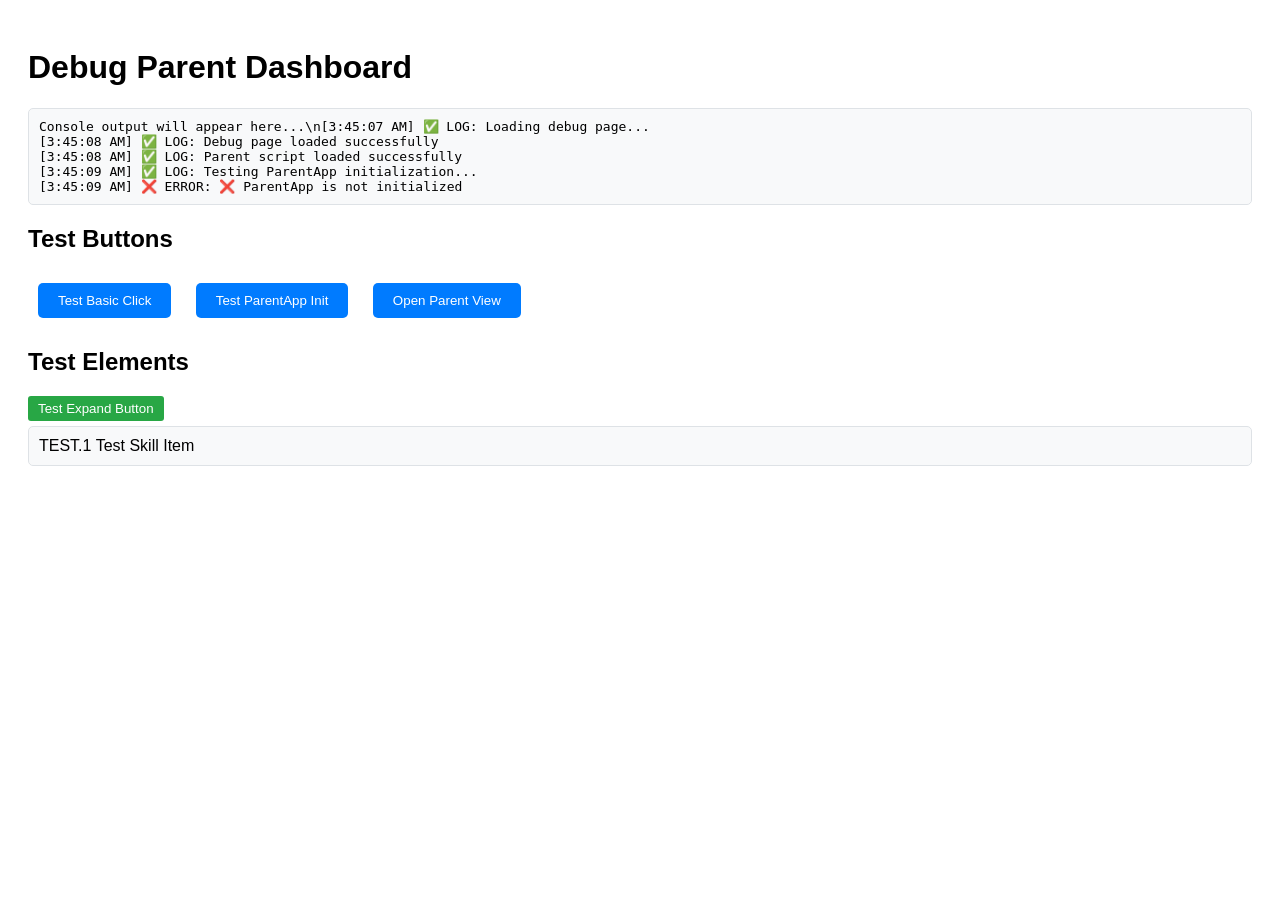
<file: debug-parent.html>
<!DOCTYPE html>
<html lang="en">
<head>
    <meta charset="UTF-8">
    <meta name="viewport" content="width=device-width, initial-scale=1.0">
    <title>Debug Parent Dashboard</title>
    <style>
        body { font-family: Arial, sans-serif; padding: 20px; }
        .test-button { 
            background: #007bff; 
            color: white; 
            border: none; 
            padding: 10px 20px; 
            margin: 10px; 
            cursor: pointer; 
            border-radius: 5px;
        }
        .test-button:hover { background: #0056b3; }
        .log { 
            background: #f8f9fa; 
            border: 1px solid #dee2e6; 
            padding: 10px; 
            margin: 10px 0; 
            border-radius: 5px;
            font-family: monospace;
            white-space: pre-wrap;
        }
        .skill-item {
            background: #f8f9fa;
            border: 1px solid #dee2e6;
            padding: 10px;
            margin: 5px 0;
            cursor: pointer;
            border-radius: 5px;
        }
        .skill-item:hover {
            background: #e9ecef;
        }
        .expand-btn {
            background: #28a745;
            color: white;
            border: none;
            padding: 5px 10px;
            cursor: pointer;
            border-radius: 3px;
        }
    </style>
</head>
<body>
    <h1>Debug Parent Dashboard</h1>
    
    <div id="log" class="log">Console output will appear here...\n</div>
    
    <h2>Test Buttons</h2>
    <button class="test-button" onclick="testBasicClick()">Test Basic Click</button>
    <button class="test-button" onclick="testParentAppInit()">Test ParentApp Init</button>
    <button class="test-button" onclick="openParentView()">Open Parent View</button>
    
    <h2>Test Elements</h2>
    <button class="expand-btn" onclick="testExpandClick(this)">Test Expand Button</button>
    
    <div class="skill-item" data-skill-id="test-skill" onclick="testSkillClick(this)">
        <span class="skill-code">TEST.1</span>
        <span class="skill-description">Test Skill Item</span>
    </div>
    
    <script>
        // Capture console.log output
        const originalLog = console.log;
        const originalError = console.error;
        const logDiv = document.getElementById('log');
        
        function addToLog(message, type = 'log') {
            const timestamp = new Date().toLocaleTimeString();
            const prefix = type === 'error' ? '❌ ERROR' : '✅ LOG';
            logDiv.textContent += `[${timestamp}] ${prefix}: ${message}\n`;
            logDiv.scrollTop = logDiv.scrollHeight;
        }
        
        console.log = function(...args) {
            originalLog.apply(console, args);
            addToLog(args.join(' '), 'log');
        };
        
        console.error = function(...args) {
            originalError.apply(console, args);
            addToLog(args.join(' '), 'error');
        };
        
        // Test functions
        function testBasicClick() {
            console.log('Basic click test - this should work');
            alert('Basic click works!');
        }
        
        function testParentAppInit() {
            console.log('Testing ParentApp initialization...');
            if (window.parentApp) {
                console.log('✅ ParentApp is initialized:', typeof window.parentApp);
            } else {
                console.error('❌ ParentApp is not initialized');
            }
        }
        
        function testExpandClick(btn) {
            console.log('Expand button clicked:', btn);
            btn.textContent = btn.textContent === 'Test Expand Button' ? 'Expanded!' : 'Test Expand Button';
        }
        
        function testSkillClick(element) {
            console.log('Skill item clicked:', element.dataset.skillId);
            element.style.background = element.style.background === 'lightgreen' ? '#f8f9fa' : 'lightgreen';
        }
        
        function openParentView() {
            console.log('Opening parent view...');
            window.open('http://localhost:8000/parent-view.html', '_blank');
        }
        
        // Try to load the parent script
        console.log('Loading debug page...');
        
        // Test if we can access the parent view
        window.addEventListener('load', () => {
            console.log('Debug page loaded successfully');
            
            // Try to load parent script dynamically
            const script = document.createElement('script');
            script.src = 'parent-script.js?v=debug';
            script.onload = () => {
                console.log('Parent script loaded successfully');
                setTimeout(() => {
                    testParentAppInit();
                }, 1000);
            };
            script.onerror = (error) => {
                console.error('Failed to load parent script:', error);
            };
            document.head.appendChild(script);
        });
    </script>
</body>
</html>
</file>
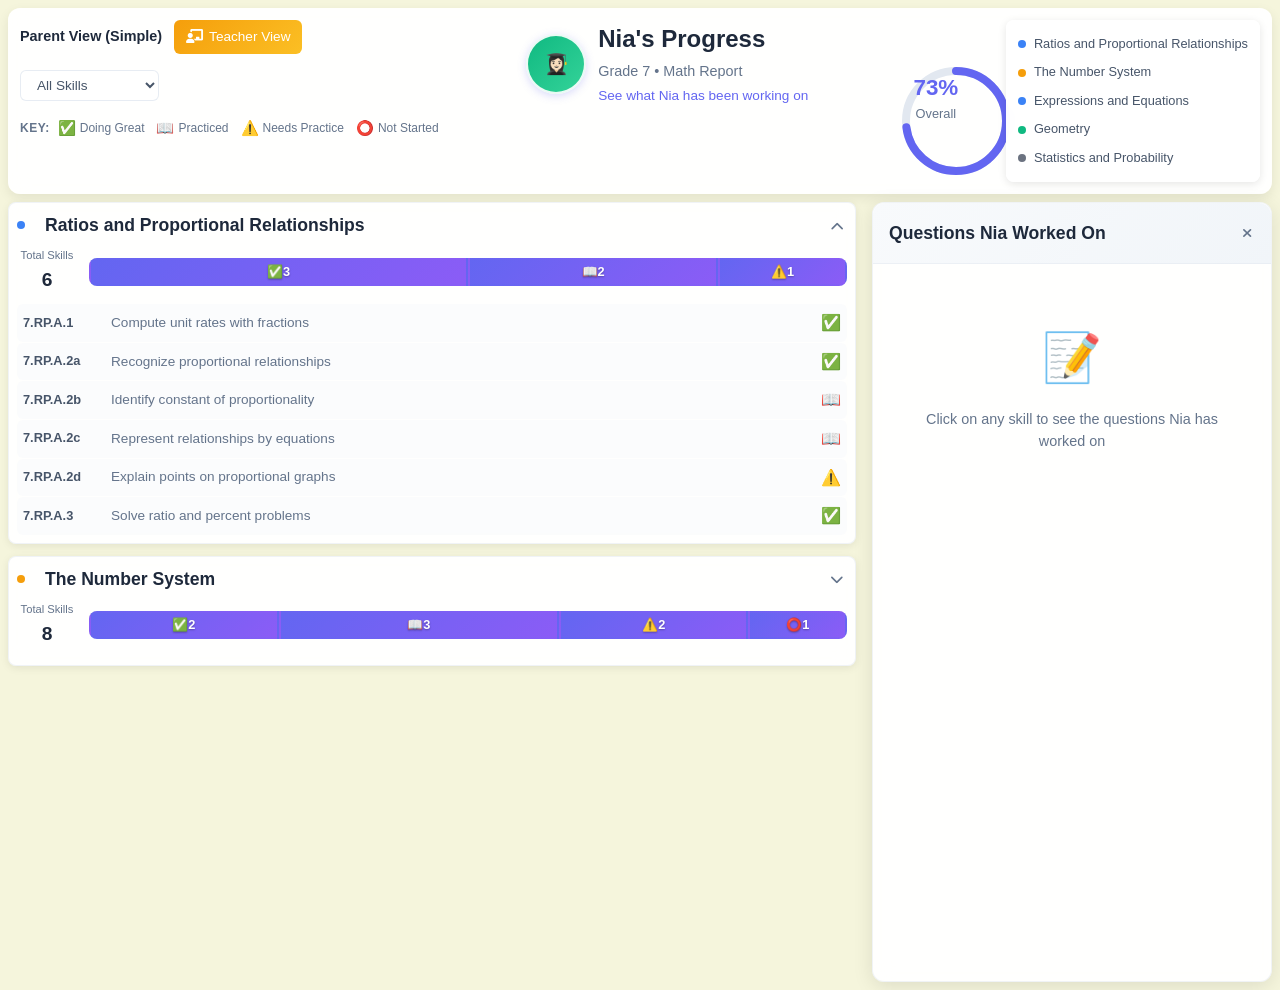
<file: parent-view-simple.html>
<!DOCTYPE html>
<html lang="en">
<head>
    <meta charset="UTF-8">
    <meta name="viewport" content="width=device-width, initial-scale=1.0">
    <title>Nia's Math Progress - Parent View (Simple)</title>
    <link rel="stylesheet" href="parent-styles.css?v=13">
    <link href="https://cdnjs.cloudflare.com/ajax/libs/font-awesome/6.0.0/css/all.min.css" rel="stylesheet">
</head>
<body>
    <div class="container">
        <!-- Header Section -->
        <header class="header">
            <div class="header-left">
                <div class="view-switcher">
                    <span class="current-view">Parent View (Simple)</span>
                    <a href="index.html" class="view-link teacher-view">
                        <i class="fas fa-chalkboard-teacher"></i> Teacher View
                    </a>
                </div>
                <div class="filter-controls">
                    <select id="statusFilter" class="filter-select">
                        <option value="all">All Skills</option>
                        <option value="mastered">Doing Great</option>
                        <option value="covered">Practiced</option>
                        <option value="attention">Needs Practice</option>
                        <option value="not-started">Not Started</option>
                    </select>
                </div>
                
                <!-- Legend -->
                <div class="header-legend">
                    <span class="legend-title-compact">KEY:</span>
                    <div class="legend-items-horizontal">
                        <div class="legend-item-compact">
                            <span class="legend-symbol mastered">✅</span>
                            <span class="legend-label-compact">Doing Great</span>
                        </div>
                        <div class="legend-item-compact">
                            <span class="legend-symbol covered">📖</span>
                            <span class="legend-label-compact">Practiced</span>
                        </div>
                        <div class="legend-item-compact">
                            <span class="legend-symbol attention">⚠️</span>
                            <span class="legend-label-compact">Needs Practice</span>
                        </div>
                        <div class="legend-item-compact">
                            <span class="legend-symbol not-started">⭕</span>
                            <span class="legend-label-compact">Not Started</span>
                        </div>
                    </div>
                </div>
            </div>
            
            <div class="student-info">
                <div class="student-avatar">
                    <div class="avatar-emoji">👩🏻‍🎓</div>
                </div>
                <div class="student-details">
                    <h1>Nia's Progress</h1>
                    <p class="grade">Grade 7 • Math Report</p>
                    <p class="subtitle">See what Nia has been working on</p>
                </div>
            </div>
            
            <div class="overall-progress">
                <div class="progress-circle" data-progress="73">
                    <svg class="progress-ring" width="120" height="120">
                        <circle class="progress-ring-circle" cx="60" cy="60" r="50"></circle>
                        <circle class="progress-ring-circle progress-fill" cx="60" cy="60" r="50"></circle>
                    </svg>
                    <div class="progress-text">
                        <span class="percentage">73%</span>
                        <span class="label">Overall</span>
                    </div>
                </div>
                
                <!-- Topic List with Colors -->
                <div class="topic-list-header">
                    <div class="topic-item" data-status="covered">
                        <span class="topic-indicator covered"></span>
                        <span class="topic-name">Ratios and Proportional Relationships</span>
                    </div>
                    <div class="topic-item" data-status="attention">
                        <span class="topic-indicator attention"></span>
                        <span class="topic-name">The Number System</span>
                    </div>
                    <div class="topic-item" data-status="covered">
                        <span class="topic-indicator covered"></span>
                        <span class="topic-name">Expressions and Equations</span>
                    </div>
                    <div class="topic-item" data-status="mastered">
                        <span class="topic-indicator mastered"></span>
                        <span class="topic-name">Geometry</span>
                    </div>
                    <div class="topic-item" data-status="not-started">
                        <span class="topic-indicator not-started"></span>
                        <span class="topic-name">Statistics and Probability</span>
                    </div>
                </div>
            </div>
        </header>

        <!-- Main Content Area -->
        <div class="main-content">
            <!-- Learning Outcomes List -->
            <div class="learning-outcomes" id="learningOutcomes">
                <!-- Ratios and Proportional Relationships -->
                <div class="topic-card" data-status="covered" data-topic="ratios">
                    <div class="topic-header">
                        <span class="topic-indicator covered"></span>
                        <h3>Ratios and Proportional Relationships</h3>
                        <div class="topic-actions">
                            <button class="expand-btn expanded" data-action="expand">
                                <i class="fas fa-chevron-down"></i>
                            </button>
                        </div>
                    </div>
                    <div class="topic-stats">
                        <div class="stat">
                            <span class="stat-label">Total Skills</span>
                            <span class="stat-value">6</span>
                        </div>
                        <div class="skills-breakdown-chart">
                            <div class="chart-bar" data-status="mastered" data-count="3" style="width: 50%" title="3 Skills Doing Great">
                                <span class="bar-label">✅3</span>
                            </div>
                            <div class="chart-bar" data-status="covered" data-count="2" style="width: 33%" title="2 Skills Practiced">
                                <span class="bar-label">📖2</span>
                            </div>
                            <div class="chart-bar" data-status="attention" data-count="1" style="width: 17%" title="1 Skill Needs Practice">
                                <span class="bar-label">⚠️1</span>
                            </div>
                        </div>
                    </div>
                    <div class="skills-list expanded">
                        <div class="skill-item mastered" data-skill-id="7.RP.A.1" onclick="showQuestions(this)">
                            <span class="skill-code">7.RP.A.1</span>
                            <span class="skill-description">Compute unit rates with fractions</span>
                            <div class="skill-status">✅</div>
                        </div>
                        <div class="skill-item mastered" data-skill-id="7.RP.A.2a" onclick="showQuestions(this)">
                            <span class="skill-code">7.RP.A.2a</span>
                            <span class="skill-description">Recognize proportional relationships</span>
                            <div class="skill-status">✅</div>
                        </div>
                        <div class="skill-item covered" data-skill-id="7.RP.A.2b" onclick="showQuestions(this)">
                            <span class="skill-code">7.RP.A.2b</span>
                            <span class="skill-description">Identify constant of proportionality</span>
                            <div class="skill-status">📖</div>
                        </div>
                        <div class="skill-item covered" data-skill-id="7.RP.A.2c" onclick="showQuestions(this)">
                            <span class="skill-code">7.RP.A.2c</span>
                            <span class="skill-description">Represent relationships by equations</span>
                            <div class="skill-status">📖</div>
                        </div>
                        <div class="skill-item attention" data-skill-id="7.RP.A.2d" onclick="showQuestions(this)">
                            <span class="skill-code">7.RP.A.2d</span>
                            <span class="skill-description">Explain points on proportional graphs</span>
                            <div class="skill-status">⚠️</div>
                        </div>
                        <div class="skill-item mastered" data-skill-id="7.RP.A.3" onclick="showQuestions(this)">
                            <span class="skill-code">7.RP.A.3</span>
                            <span class="skill-description">Solve ratio and percent problems</span>
                            <div class="skill-status">✅</div>
                        </div>
                    </div>
                </div>

                <!-- The Number System -->
                <div class="topic-card" data-status="attention" data-topic="numbers">
                    <div class="topic-header">
                        <span class="topic-indicator attention"></span>
                        <h3>The Number System</h3>
                        <div class="topic-actions">
                            <button class="expand-btn" data-action="expand">
                                <i class="fas fa-chevron-down"></i>
                            </button>
                        </div>
                    </div>
                    <div class="topic-stats">
                        <div class="stat">
                            <span class="stat-label">Total Skills</span>
                            <span class="stat-value">8</span>
                        </div>
                        <div class="skills-breakdown-chart">
                            <div class="chart-bar" data-status="mastered" data-count="2" style="width: 25%" title="2 Skills Doing Great">
                                <span class="bar-label">✅2</span>
                            </div>
                            <div class="chart-bar" data-status="covered" data-count="3" style="width: 37%" title="3 Skills Practiced">
                                <span class="bar-label">📖3</span>
                            </div>
                            <div class="chart-bar" data-status="attention" data-count="2" style="width: 25%" title="2 Skills Need Practice">
                                <span class="bar-label">⚠️2</span>
                            </div>
                            <div class="chart-bar" data-status="not-started" data-count="1" style="width: 13%" title="1 Skill Not Started">
                                <span class="bar-label">⭕1</span>
                            </div>
                        </div>
                    </div>
                    <div class="skills-list collapsed">
                        <div class="skill-item mastered" data-skill-id="7.NS.A.1a" onclick="showQuestions(this)">
                            <span class="skill-code">7.NS.A.1a</span>
                            <span class="skill-description">Opposite quantities combine to make 0</span>
                            <div class="skill-status">✅</div>
                        </div>
                        <div class="skill-item covered" data-skill-id="7.NS.A.1b" onclick="showQuestions(this)">
                            <span class="skill-code">7.NS.A.1b</span>
                            <span class="skill-description">Understanding p + q on number line</span>
                            <div class="skill-status">📖</div>
                        </div>
                        <div class="skill-item attention" data-skill-id="7.NS.A.1c" onclick="showQuestions(this)">
                            <span class="skill-code">7.NS.A.1c</span>
                            <span class="skill-description">Subtraction as adding additive inverse</span>
                            <div class="skill-status">⚠️</div>
                        </div>
                        <div class="skill-item covered" data-skill-id="7.NS.A.1d" onclick="showQuestions(this)">
                            <span class="skill-code">7.NS.A.1d</span>
                            <span class="skill-description">Properties for adding rational numbers</span>
                            <div class="skill-status">📖</div>
                        </div>
                        <div class="skill-item attention" data-skill-id="7.NS.A.2a" onclick="showQuestions(this)">
                            <span class="skill-code">7.NS.A.2a</span>
                            <span class="skill-description">Multiplication with rational numbers</span>
                            <div class="skill-status">⚠️</div>
                        </div>
                        <div class="skill-item covered" data-skill-id="7.NS.A.2b" onclick="showQuestions(this)">
                            <span class="skill-code">7.NS.A.2b</span>
                            <span class="skill-description">Division of integers</span>
                            <div class="skill-status">📖</div>
                        </div>
                        <div class="skill-item mastered" data-skill-id="7.NS.A.2c" onclick="showQuestions(this)">
                            <span class="skill-code">7.NS.A.2c</span>
                            <span class="skill-description">Properties for multiplying rational numbers</span>
                            <div class="skill-status">✅</div>
                        </div>
                        <div class="skill-item not-started" data-skill-id="7.NS.A.3" onclick="showQuestions(this)">
                            <span class="skill-code">7.NS.A.3</span>
                            <span class="skill-description">Four operations with rational numbers</span>
                            <div class="skill-status">⭕</div>
                        </div>
                    </div>
                </div>
            </div>

            <!-- Questions Panel -->
            <div class="questions-panel" id="questionsPanel">
                <div class="panel-header">
                    <h3>Questions Nia Worked On</h3>
                    <button class="close-panel" onclick="closeQuestionsPanel()">
                        <i class="fas fa-times"></i>
                    </button>
                </div>
                <div class="panel-content">
                    <div class="no-selection">
                        <div class="no-selection-icon">📝</div>
                        <p>Click on any skill to see the questions Nia has worked on</p>
                    </div>
                </div>
            </div>
        </div>
    </div>

    <script>
        console.log('Simple parent view loading...');
        
        // Simple click handler for skill items
        function showQuestions(skillElement) {
            console.log('Skill clicked:', skillElement.dataset.skillId);
            
            const skillId = skillElement.dataset.skillId;
            const skillCode = skillElement.querySelector('.skill-code').textContent;
            const skillDescription = skillElement.querySelector('.skill-description').textContent;
            
            // Remove previous selection
            document.querySelectorAll('.skill-item.selected').forEach(item => {
                item.classList.remove('selected');
            });
            
            // Add selection to current skill
            skillElement.classList.add('selected');
            
            // Update questions panel
            const panel = document.getElementById('questionsPanel');
            const panelContent = panel.querySelector('.panel-content');
            
            panelContent.innerHTML = `
                <div class="skill-header">
                    <h4>${skillCode}</h4>
                    <p>${skillDescription}</p>
                </div>
                <div class="questions-list">
                    <div class="question-item correct">
                        <div class="question-header">
                            <span class="question-number">Question 1</span>
                            <span class="question-status">✅</span>
                        </div>
                        <div class="question-text">Sample question for ${skillCode}</div>
                        <div class="answer-section">
                            <div class="student-answer">
                                <strong>Nia's Answer:</strong> Correct answer
                            </div>
                            <div class="correct-answer">
                                <strong>Correct Answer:</strong> Correct answer
                            </div>
                        </div>
                        <div class="question-date">Attempted: 2024-05-10</div>
                    </div>
                </div>
            `;
            
            // Show the panel
            panel.classList.add('active');
        }
        
        // Close questions panel
        function closeQuestionsPanel() {
            console.log('Closing questions panel');
            const panel = document.getElementById('questionsPanel');
            if (panel) {
                panel.classList.remove('active');
            }
            
            // Remove selection from all skills
            document.querySelectorAll('.skill-item.selected').forEach(item => {
                item.classList.remove('selected');
            });
        }
        
        // Simple expand/collapse functionality
        document.addEventListener('DOMContentLoaded', function() {
            console.log('DOM loaded, setting up simple functionality...');
            
            // Expand/collapse buttons
            const expandBtns = document.querySelectorAll('.expand-btn');
            expandBtns.forEach(btn => {
                btn.addEventListener('click', function(e) {
                    e.preventDefault();
                    e.stopPropagation();
                    
                    const card = btn.closest('.topic-card');
                    const skillsList = card.querySelector('.skills-list');
                    
                    if (skillsList.classList.contains('expanded')) {
                        skillsList.classList.remove('expanded');
                        skillsList.classList.add('collapsed');
                        btn.classList.remove('expanded');
                    } else {
                        skillsList.classList.remove('collapsed');
                        skillsList.classList.add('expanded');
                        btn.classList.add('expanded');
                    }
                });
            });
            
            console.log('Simple parent view ready!');
        });
    </script>
</body>
</html>
</file>
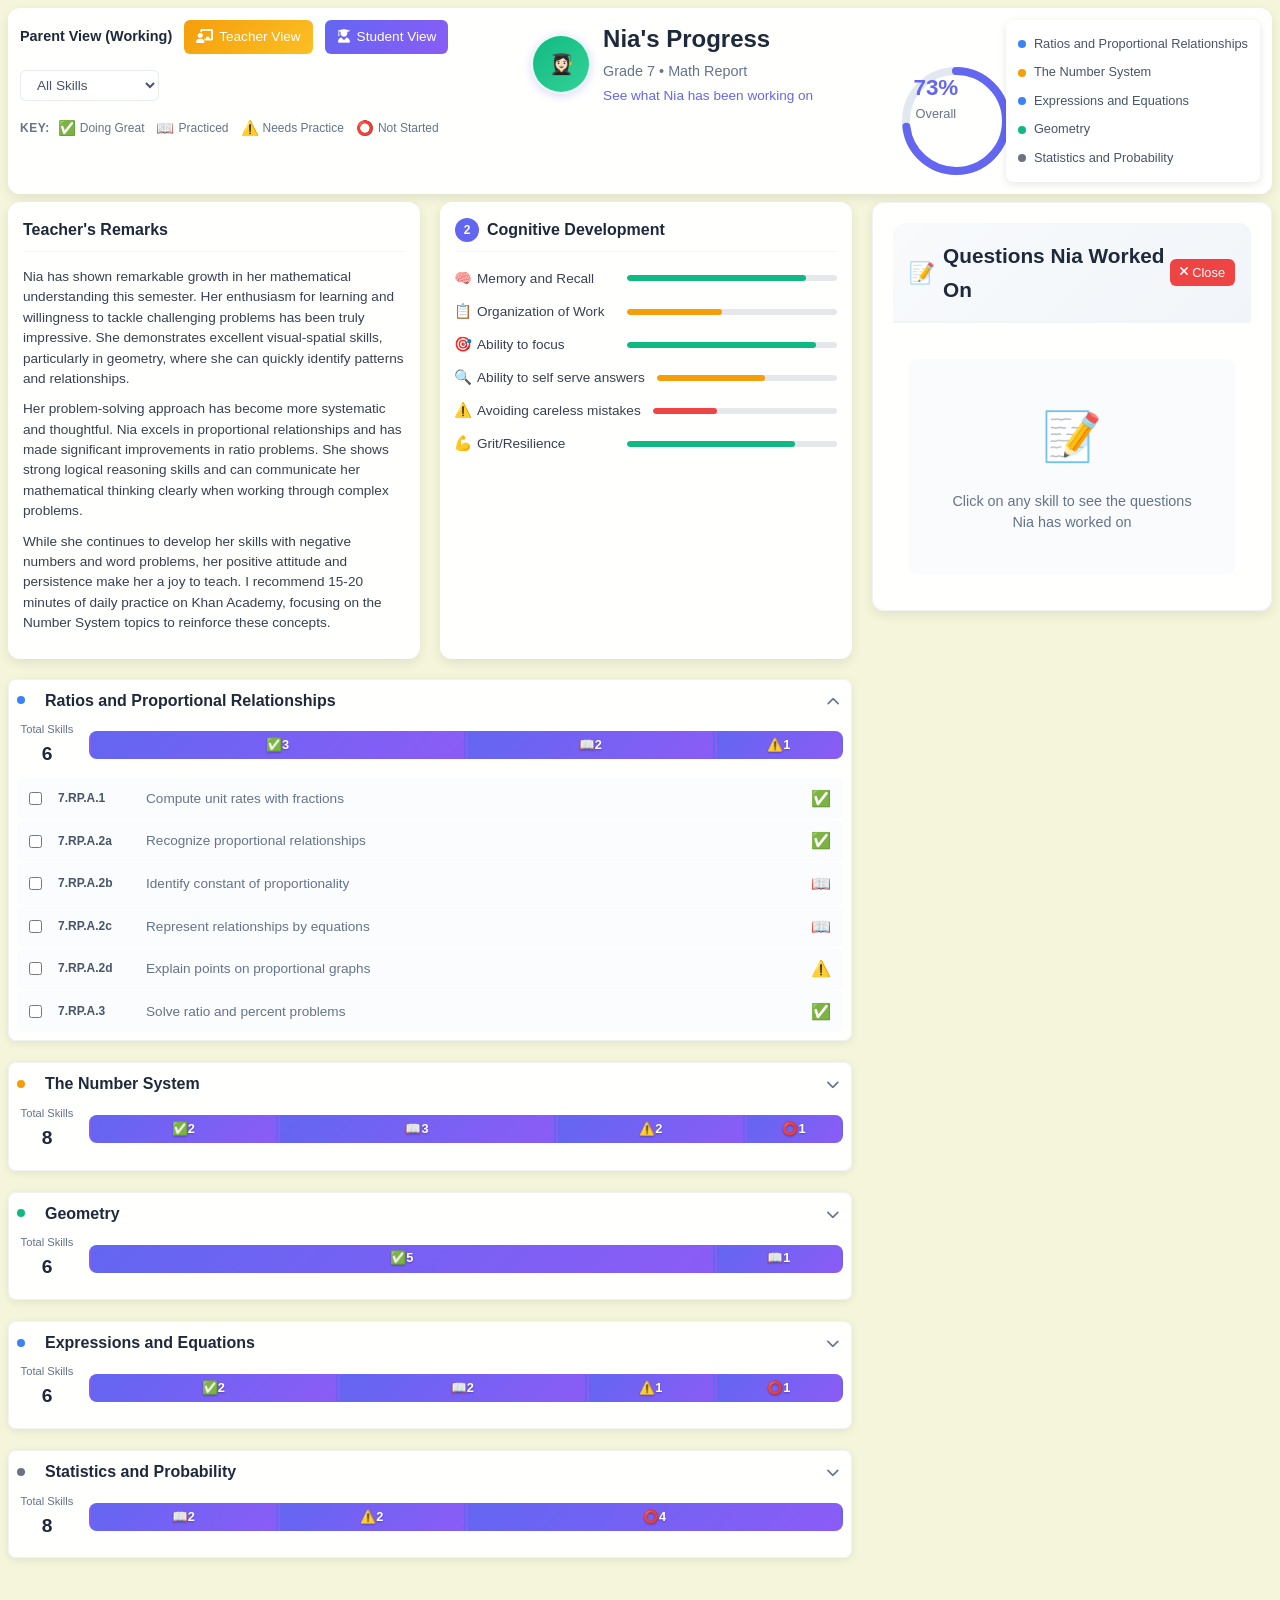
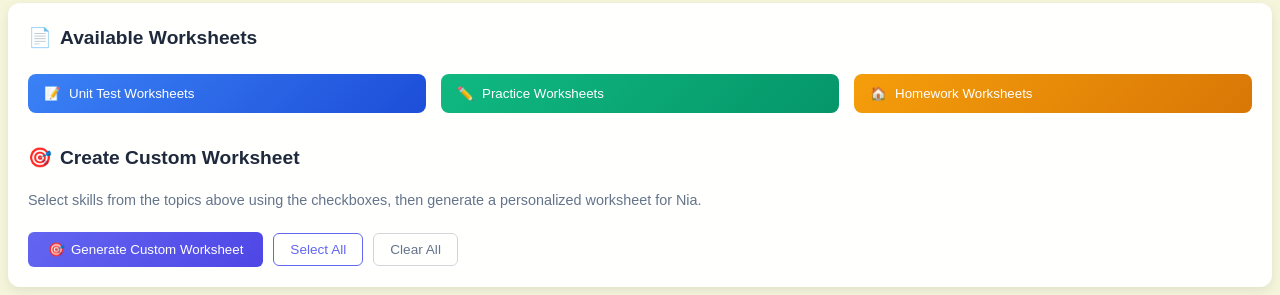
<file: parent-view-working.html>
<!DOCTYPE html>
<html lang="en">
<head>
    <meta charset="UTF-8">
    <meta name="viewport" content="width=device-width, initial-scale=1.0">
    <title>Nia's Math Progress - Parent View (Working)</title>
    <link rel="stylesheet" href="parent-styles.css?v=13">
    <link href="https://cdnjs.cloudflare.com/ajax/libs/font-awesome/6.0.0/css/all.min.css" rel="stylesheet">
    <style>
        @keyframes slideDown {
            from {
                opacity: 0;
                max-height: 0;
                transform: translateY(-10px);
            }
            to {
                opacity: 1;
                max-height: 500px;
                transform: translateY(0);
            }
        }
        .main-content {
            display: flex;
            gap: 20px;
            align-items: flex-start;
        }
        .content-column {
            flex: 1;
            min-width: 0;
        }
        .questions-panel {
            width: 400px;
            min-width: 400px;
            background: rgba(255, 255, 255, 0.95);
            backdrop-filter: blur(10px);
            border-radius: 12px;
            padding: 20px;
            box-shadow: 0 4px 12px rgba(0, 0, 0, 0.08);
            max-height: 80vh;
            overflow-y: auto;
            position: sticky;
            top: 20px;
            flex-shrink: 0;
        }
        .questions-panel.hidden {
            display: block;
        }
        .skill-item:hover {
            background: rgba(99, 102, 241, 0.06);
            transform: translateX(2px);
        }
        .skill-item.selected {
            background: rgba(99, 102, 241, 0.1);
            border-left: 4px solid #6366f1;
        }
        .chart-bar:hover {
            opacity: 0.8;
            transform: scale(1.05);
        }
        
        /* Section styling - compact */
        .section-header {
            display: flex;
            align-items: center;
            gap: 8px;
            margin-bottom: 15px;
            padding-bottom: 8px;
            border-bottom: 1px solid #f1f5f9;
        }
        
        .section-number {
            background: #6366f1;
            color: white;
            width: 24px;
            height: 24px;
            border-radius: 50%;
            display: flex;
            align-items: center;
            justify-content: center;
            font-weight: 600;
            font-size: 0.75rem;
            flex-shrink: 0;
        }
        
        .section-header h3 {
            margin: 0;
            color: #1e293b;
            font-size: 1rem;
            font-weight: 600;
        }
        
        /* Compact card styling */
        .section-card {
            padding: 15px !important;
        }
        
        .teacher-remarks-content {
            font-size: 0.85rem !important;
            line-height: 1.5 !important;
        }
        
        .teacher-remarks-content p {
            margin: 0 0 10px 0 !important;
        }
        
        /* Cognitive development styling - horizontal layout */
        .cognitive-section {
            display: flex;
            flex-direction: column;
            gap: 10px;
        }
        
        .cognitive-item {
            display: flex;
            align-items: center;
            gap: 12px;
        }
        
        .cognitive-label {
            display: flex;
            align-items: center;
            gap: 6px;
            font-weight: 500;
            color: #374151;
            font-size: 0.85rem;
            min-width: 160px;
            flex-shrink: 0;
        }
        
        .cognitive-icon {
            font-size: 0.9rem;
            width: 16px;
            display: flex;
            justify-content: center;
        }
        
        .progress-bar {
            flex: 1;
            height: 6px;
            background-color: #e5e7eb;
            border-radius: 3px;
            overflow: hidden;
            position: relative;
        }
        
        .progress-fill {
            height: 100%;
            border-radius: 3px;
            transition: width 0.3s ease;
        }
        
        /* Compact topic cards */
        .topic-card {
            margin-bottom: 15px !important;
        }
        
        .topic-header h3 {
            font-size: 1rem !important;
        }
        
        .skill-item {
            padding: 8px 12px !important;
            font-size: 0.85rem !important;
        }
        
        .skill-code {
            font-size: 0.75rem !important;
        }
        
        .skill-description {
            font-size: 0.85rem !important;
        }
    </style>
</head>
<body>
    <div class="container">
        <!-- Header Section -->
        <header class="header">
            <div class="header-left">
                <div class="view-switcher">
                    <span class="current-view">Parent View (Working)</span>
                    <a href="index.html" class="view-link teacher-view">
                        <i class="fas fa-chalkboard-teacher"></i> Teacher View
                    </a>
                    <a href="student-view.html" class="view-link student-view">
                        <i class="fas fa-user-graduate"></i> Student View
                    </a>
                </div>
                <div class="filter-controls">
                    <select id="statusFilter" class="filter-select">
                        <option value="all">All Skills</option>
                        <option value="mastered">Doing Great</option>
                        <option value="covered">Practiced</option>
                        <option value="attention">Needs Practice</option>
                        <option value="not-started">Not Started</option>
                    </select>
                </div>
                
                <!-- Legend -->
                <div class="header-legend">
                    <span class="legend-title-compact">KEY:</span>
                    <div class="legend-items-horizontal">
                        <div class="legend-item-compact">
                            <span class="legend-symbol mastered">✅</span>
                            <span class="legend-label-compact">Doing Great</span>
                        </div>
                        <div class="legend-item-compact">
                            <span class="legend-symbol covered">📖</span>
                            <span class="legend-label-compact">Practiced</span>
                        </div>
                        <div class="legend-item-compact">
                            <span class="legend-symbol attention">⚠️</span>
                            <span class="legend-label-compact">Needs Practice</span>
                        </div>
                        <div class="legend-item-compact">
                            <span class="legend-symbol not-started">⭕</span>
                            <span class="legend-label-compact">Not Started</span>
                        </div>
                    </div>
                </div>
            </div>
            
            <div class="student-info">
                <div class="student-avatar">
                    <div class="avatar-emoji">👩🏻‍🎓</div>
                </div>
                <div class="student-details">
                    <h1>Nia's Progress</h1>
                    <p class="grade">Grade 7 • Math Report</p>
                    <p class="subtitle">See what Nia has been working on</p>
                </div>
            </div>
            
            <div class="overall-progress">
                <div class="progress-circle" data-progress="73">
                    <svg class="progress-ring" width="120" height="120">
                        <circle class="progress-ring-circle" cx="60" cy="60" r="50"></circle>
                        <circle class="progress-ring-circle progress-fill" cx="60" cy="60" r="50"></circle>
                    </svg>
                    <div class="progress-text">
                        <span class="percentage">73%</span>
                        <span class="label">Overall</span>
                    </div>
                </div>
                
                <!-- Topic List with Colors -->
                <div class="topic-list-header">
                    <div class="topic-item" data-status="covered">
                        <span class="topic-indicator covered"></span>
                        <span class="topic-name">Ratios and Proportional Relationships</span>
                    </div>
                    <div class="topic-item" data-status="attention">
                        <span class="topic-indicator attention"></span>
                        <span class="topic-name">The Number System</span>
                    </div>
                    <div class="topic-item" data-status="covered">
                        <span class="topic-indicator covered"></span>
                        <span class="topic-name">Expressions and Equations</span>
                    </div>
                    <div class="topic-item" data-status="mastered">
                        <span class="topic-indicator mastered"></span>
                        <span class="topic-name">Geometry</span>
                    </div>
                    <div class="topic-item" data-status="not-started">
                        <span class="topic-indicator not-started"></span>
                        <span class="topic-name">Statistics and Probability</span>
                    </div>
                </div>
            </div>
        </header>

        <!-- Main Content Area -->
        <div class="main-content" style="display: flex; gap: 20px; align-items: flex-start;">
            <!-- Left Column - Main Content -->
            <div class="content-column" style="flex: 1;">
                <!-- Top Cards Row -->
                <div class="top-cards-row" style="display: grid; grid-template-columns: 1fr 1fr; gap: 20px; margin-bottom: 20px;">
                    <!-- Teacher's Remarks Card -->
                    <div class="section-card" style="background: rgba(255, 255, 255, 0.95); backdrop-filter: blur(10px); border-radius: 12px; padding: 20px; box-shadow: 0 4px 12px rgba(0, 0, 0, 0.08);">
                        <div class="section-header">
                            <h3>Teacher's Remarks</h3>
                        </div>
                        <div class="teacher-remarks-content" style="line-height: 1.6; color: #374151; font-size: 0.95rem;">
                            <p style="margin: 0 0 15px 0;">Nia has shown remarkable growth in her mathematical understanding this semester. Her enthusiasm for learning and willingness to tackle challenging problems has been truly impressive. She demonstrates excellent visual-spatial skills, particularly in geometry, where she can quickly identify patterns and relationships.</p>
                            
                            <p style="margin: 0 0 15px 0;">Her problem-solving approach has become more systematic and thoughtful. Nia excels in proportional relationships and has made significant improvements in ratio problems. She shows strong logical reasoning skills and can communicate her mathematical thinking clearly when working through complex problems.</p>
                            
                            <p style="margin: 0;">While she continues to develop her skills with negative numbers and word problems, her positive attitude and persistence make her a joy to teach. I recommend 15-20 minutes of daily practice on Khan Academy, focusing on the Number System topics to reinforce these concepts.</p>
                        </div>
                    </div>

                    <!-- Cognitive Development Card -->
                    <div class="section-card" style="background: rgba(255, 255, 255, 0.95); backdrop-filter: blur(10px); border-radius: 12px; padding: 20px; box-shadow: 0 4px 12px rgba(0, 0, 0, 0.08);">
                        <div class="section-header">
                            <span class="section-number">2</span>
                            <h3>Cognitive Development</h3>
                        </div>
                        <div class="cognitive-section">
                            <div class="cognitive-item">
                                <div class="cognitive-label">
                                    <span class="cognitive-icon">🧠</span>
                                    <span>Memory and Recall</span>
                                </div>
                                <div class="progress-bar">
                                    <div class="progress-fill" style="width: 85%; background-color: #10b981;"></div>
                                </div>
                            </div>
                            
                            <div class="cognitive-item">
                                <div class="cognitive-label">
                                    <span class="cognitive-icon">📋</span>
                                    <span>Organization of Work</span>
                                </div>
                                <div class="progress-bar">
                                    <div class="progress-fill" style="width: 45%; background-color: #f59e0b;"></div>
                                </div>
                            </div>
                            
                            <div class="cognitive-item">
                                <div class="cognitive-label">
                                    <span class="cognitive-icon">🎯</span>
                                    <span>Ability to focus</span>
                                </div>
                                <div class="progress-bar">
                                    <div class="progress-fill" style="width: 90%; background-color: #10b981;"></div>
                                </div>
                            </div>
                            
                            <div class="cognitive-item">
                                <div class="cognitive-label">
                                    <span class="cognitive-icon">🔍</span>
                                    <span>Ability to self serve answers</span>
                                </div>
                                <div class="progress-bar">
                                    <div class="progress-fill" style="width: 60%; background-color: #f59e0b;"></div>
                                </div>
                            </div>
                            
                            <div class="cognitive-item">
                                <div class="cognitive-label">
                                    <span class="cognitive-icon">⚠️</span>
                                    <span>Avoiding careless mistakes</span>
                                </div>
                                <div class="progress-bar">
                                    <div class="progress-fill" style="width: 35%; background-color: #ef4444;"></div>
                                </div>
                            </div>
                            
                            <div class="cognitive-item">
                                <div class="cognitive-label">
                                    <span class="cognitive-icon">💪</span>
                                    <span>Grit/Resilience</span>
                                </div>
                                <div class="progress-bar">
                                    <div class="progress-fill" style="width: 80%; background-color: #10b981;"></div>
                                </div>
                            </div>
                        </div>
                    </div>
                </div>

            <!-- Learning Outcomes List -->
            <div class="learning-outcomes" id="learningOutcomes">
                <!-- Ratios and Proportional Relationships -->
                <div class="topic-card" data-status="covered" data-topic="ratios">
                    <div class="topic-header">
                        <span class="topic-indicator covered"></span>
                        <h3>Ratios and Proportional Relationships</h3>
                        <div class="topic-actions">
                            <button class="expand-btn expanded" data-action="expand">
                                <i class="fas fa-chevron-down"></i>
                            </button>
                        </div>
                    </div>
                    <div class="topic-stats">
                        <div class="stat">
                            <span class="stat-label">Total Skills</span>
                            <span class="stat-value">6</span>
                        </div>
                        <div class="skills-breakdown-chart">
                            <div class="chart-bar" data-status="mastered" data-count="3" style="width: 50%" title="3 Skills Doing Great">
                                <span class="bar-label">✅3</span>
                            </div>
                            <div class="chart-bar" data-status="covered" data-count="2" style="width: 33%" title="2 Skills Practiced">
                                <span class="bar-label">📖2</span>
                            </div>
                            <div class="chart-bar" data-status="attention" data-count="1" style="width: 17%" title="1 Skill Needs Practice">
                                <span class="bar-label">⚠️1</span>
                            </div>
                        </div>
                    </div>
                    <div class="skills-list expanded">
                        <div class="skill-item mastered" data-skill-id="7.RP.A.1" onclick="showQuestions(this)">
                            <input type="checkbox" class="skill-checkbox" value="7.RP.A.1" onclick="event.stopPropagation()" style="margin-right: 8px;">
                            <span class="skill-code">7.RP.A.1</span>
                            <span class="skill-description">Compute unit rates with fractions</span>
                            <div class="skill-status">✅</div>
                        </div>
                        <div class="skill-item mastered" data-skill-id="7.RP.A.2a" onclick="showQuestions(this)">
                            <input type="checkbox" class="skill-checkbox" value="7.RP.A.2a" onclick="event.stopPropagation()" style="margin-right: 8px;">
                            <span class="skill-code">7.RP.A.2a</span>
                            <span class="skill-description">Recognize proportional relationships</span>
                            <div class="skill-status">✅</div>
                        </div>
                        <div class="skill-item covered" data-skill-id="7.RP.A.2b" onclick="showQuestions(this)">
                            <input type="checkbox" class="skill-checkbox" value="7.RP.A.2b" onclick="event.stopPropagation()" style="margin-right: 8px;">
                            <span class="skill-code">7.RP.A.2b</span>
                            <span class="skill-description">Identify constant of proportionality</span>
                            <div class="skill-status">📖</div>
                        </div>
                        <div class="skill-item covered" data-skill-id="7.RP.A.2c" onclick="showQuestions(this)">
                            <input type="checkbox" class="skill-checkbox" value="7.RP.A.2c" onclick="event.stopPropagation()" style="margin-right: 8px;">
                            <span class="skill-code">7.RP.A.2c</span>
                            <span class="skill-description">Represent relationships by equations</span>
                            <div class="skill-status">📖</div>
                        </div>
                        <div class="skill-item attention" data-skill-id="7.RP.A.2d" onclick="showQuestions(this)">
                            <input type="checkbox" class="skill-checkbox" value="7.RP.A.2d" onclick="event.stopPropagation()" style="margin-right: 8px;">
                            <span class="skill-code">7.RP.A.2d</span>
                            <span class="skill-description">Explain points on proportional graphs</span>
                            <div class="skill-status">⚠️</div>
                        </div>
                        <div class="skill-item mastered" data-skill-id="7.RP.A.3" onclick="showQuestions(this)">
                            <input type="checkbox" class="skill-checkbox" value="7.RP.A.3" onclick="event.stopPropagation()" style="margin-right: 8px;">
                            <span class="skill-code">7.RP.A.3</span>
                            <span class="skill-description">Solve ratio and percent problems</span>
                            <div class="skill-status">✅</div>
                        </div>
                    </div>
                </div>

                <!-- The Number System -->
                <div class="topic-card" data-status="attention" data-topic="numbers">
                    <div class="topic-header">
                        <span class="topic-indicator attention"></span>
                        <h3>The Number System</h3>
                        <div class="topic-actions">
                            <button class="expand-btn" data-action="expand">
                                <i class="fas fa-chevron-down"></i>
                            </button>
                        </div>
                    </div>
                    <div class="topic-stats">
                        <div class="stat">
                            <span class="stat-label">Total Skills</span>
                            <span class="stat-value">8</span>
                        </div>
                        <div class="skills-breakdown-chart">
                            <div class="chart-bar" data-status="mastered" data-count="2" style="width: 25%" title="2 Skills Doing Great">
                                <span class="bar-label">✅2</span>
                            </div>
                            <div class="chart-bar" data-status="covered" data-count="3" style="width: 37%" title="3 Skills Practiced">
                                <span class="bar-label">📖3</span>
                            </div>
                            <div class="chart-bar" data-status="attention" data-count="2" style="width: 25%" title="2 Skills Need Practice">
                                <span class="bar-label">⚠️2</span>
                            </div>
                            <div class="chart-bar" data-status="not-started" data-count="1" style="width: 13%" title="1 Skill Not Started">
                                <span class="bar-label">⭕1</span>
                            </div>
                        </div>
                    </div>
                    <div class="skills-list collapsed">
                        <div class="skill-item mastered" data-skill-id="7.NS.A.1a" onclick="showQuestions(this)">
                            <span class="skill-code">7.NS.A.1a</span>
                            <span class="skill-description">Opposite quantities combine to make 0</span>
                            <div class="skill-status">✅</div>
                        </div>
                        <div class="skill-item covered" data-skill-id="7.NS.A.1b" onclick="showQuestions(this)">
                            <span class="skill-code">7.NS.A.1b</span>
                            <span class="skill-description">Understanding p + q on number line</span>
                            <div class="skill-status">📖</div>
                        </div>
                        <div class="skill-item attention" data-skill-id="7.NS.A.1c" onclick="showQuestions(this)">
                            <span class="skill-code">7.NS.A.1c</span>
                            <span class="skill-description">Subtraction as adding additive inverse</span>
                            <div class="skill-status">⚠️</div>
                        </div>
                        <div class="skill-item covered" data-skill-id="7.NS.A.1d" onclick="showQuestions(this)">
                            <span class="skill-code">7.NS.A.1d</span>
                            <span class="skill-description">Properties for adding rational numbers</span>
                            <div class="skill-status">📖</div>
                        </div>
                        <div class="skill-item attention" data-skill-id="7.NS.A.2a" onclick="showQuestions(this)">
                            <span class="skill-code">7.NS.A.2a</span>
                            <span class="skill-description">Multiplication with rational numbers</span>
                            <div class="skill-status">⚠️</div>
                        </div>
                        <div class="skill-item covered" data-skill-id="7.NS.A.2b" onclick="showQuestions(this)">
                            <span class="skill-code">7.NS.A.2b</span>
                            <span class="skill-description">Division of integers</span>
                            <div class="skill-status">📖</div>
                        </div>
                        <div class="skill-item mastered" data-skill-id="7.NS.A.2c" onclick="showQuestions(this)">
                            <span class="skill-code">7.NS.A.2c</span>
                            <span class="skill-description">Properties for multiplying rational numbers</span>
                            <div class="skill-status">✅</div>
                        </div>
                        <div class="skill-item not-started" data-skill-id="7.NS.A.3" onclick="showQuestions(this)">
                            <span class="skill-code">7.NS.A.3</span>
                            <span class="skill-description">Four operations with rational numbers</span>
                            <div class="skill-status">⭕</div>
                        </div>
                    </div>
                </div>

                <!-- Geometry -->
                <div class="topic-card" data-status="mastered" data-topic="geometry">
                    <div class="topic-header">
                        <span class="topic-indicator mastered"></span>
                        <h3>Geometry</h3>
                        <div class="topic-actions">
                            <button class="expand-btn" data-action="expand">
                                <i class="fas fa-chevron-down"></i>
                            </button>
                        </div>
                    </div>
                    <div class="topic-stats">
                        <div class="stat">
                            <span class="stat-label">Total Skills</span>
                            <span class="stat-value">6</span>
                        </div>
                        <div class="skills-breakdown-chart">
                            <div class="chart-bar" data-status="mastered" data-count="5" style="width: 83%" title="5 Skills Doing Great">
                                <span class="bar-label">✅5</span>
                            </div>
                            <div class="chart-bar" data-status="covered" data-count="1" style="width: 17%" title="1 Skill Practiced">
                                <span class="bar-label">📖1</span>
                            </div>
                        </div>
                    </div>
                    <div class="skills-list collapsed">
                        <div class="skill-item mastered" data-skill-id="7.G.A.1" onclick="showQuestions(this)">
                            <span class="skill-code">7.G.A.1</span>
                            <span class="skill-description">Scale drawings and scale factor</span>
                            <div class="skill-status">✅</div>
                        </div>
                        <div class="skill-item mastered" data-skill-id="7.G.A.2" onclick="showQuestions(this)">
                            <span class="skill-code">7.G.A.2</span>
                            <span class="skill-description">Draw geometric shapes with given conditions</span>
                            <div class="skill-status">✅</div>
                        </div>
                        <div class="skill-item mastered" data-skill-id="7.G.A.3" onclick="showQuestions(this)">
                            <span class="skill-code">7.G.A.3</span>
                            <span class="skill-description">Cross-sections of 3D figures</span>
                            <div class="skill-status">✅</div>
                        </div>
                        <div class="skill-item covered" data-skill-id="7.G.B.4" onclick="showQuestions(this)">
                            <span class="skill-code">7.G.B.4</span>
                            <span class="skill-description">Area and circumference of circles</span>
                            <div class="skill-status">📖</div>
                        </div>
                        <div class="skill-item mastered" data-skill-id="7.G.B.5" onclick="showQuestions(this)">
                            <span class="skill-code">7.G.B.5</span>
                            <span class="skill-description">Angle relationships</span>
                            <div class="skill-status">✅</div>
                        </div>
                        <div class="skill-item mastered" data-skill-id="7.G.B.6" onclick="showQuestions(this)">
                            <span class="skill-code">7.G.B.6</span>
                            <span class="skill-description">Surface area and volume</span>
                            <div class="skill-status">✅</div>
                        </div>
                    </div>
                </div>

                <!-- Expressions and Equations -->
                <div class="topic-card" data-status="covered" data-topic="expressions">
                    <div class="topic-header">
                        <span class="topic-indicator covered"></span>
                        <h3>Expressions and Equations</h3>
                        <div class="topic-actions">
                            <button class="expand-btn" data-action="expand">
                                <i class="fas fa-chevron-down"></i>
                            </button>
                        </div>
                    </div>
                    <div class="topic-stats">
                        <div class="stat">
                            <span class="stat-label">Total Skills</span>
                            <span class="stat-value">6</span>
                        </div>
                        <div class="skills-breakdown-chart">
                            <div class="chart-bar" data-status="mastered" data-count="2" style="width: 33%" title="2 Skills Doing Great">
                                <span class="bar-label">✅2</span>
                            </div>
                            <div class="chart-bar" data-status="covered" data-count="2" style="width: 33%" title="2 Skills Practiced">
                                <span class="bar-label">📖2</span>
                            </div>
                            <div class="chart-bar" data-status="attention" data-count="1" style="width: 17%" title="1 Skill Needs Practice">
                                <span class="bar-label">⚠️1</span>
                            </div>
                            <div class="chart-bar" data-status="not-started" data-count="1" style="width: 17%" title="1 Skill Not Started">
                                <span class="bar-label">⭕1</span>
                            </div>
                        </div>
                    </div>
                    <div class="skills-list collapsed">
                        <div class="skill-item mastered" data-skill-id="7.EE.A.1" onclick="showQuestions(this)">
                            <span class="skill-code">7.EE.A.1</span>
                            <span class="skill-description">Apply properties of operations</span>
                            <div class="skill-status">✅</div>
                        </div>
                        <div class="skill-item mastered" data-skill-id="7.EE.A.2" onclick="showQuestions(this)">
                            <span class="skill-code">7.EE.A.2</span>
                            <span class="skill-description">Rewrite expressions in different forms</span>
                            <div class="skill-status">✅</div>
                        </div>
                        <div class="skill-item covered" data-skill-id="7.EE.B.3" onclick="showQuestions(this)">
                            <span class="skill-code">7.EE.B.3</span>
                            <span class="skill-description">Solve multi-step problems</span>
                            <div class="skill-status">📖</div>
                        </div>
                        <div class="skill-item covered" data-skill-id="7.EE.B.4a" onclick="showQuestions(this)">
                            <span class="skill-code">7.EE.B.4a</span>
                            <span class="skill-description">Solve equations with rational numbers</span>
                            <div class="skill-status">📖</div>
                        </div>
                        <div class="skill-item attention" data-skill-id="7.EE.B.4b" onclick="showQuestions(this)">
                            <span class="skill-code">7.EE.B.4b</span>
                            <span class="skill-description">Solve inequalities</span>
                            <div class="skill-status">⚠️</div>
                        </div>
                        <div class="skill-item not-started" data-skill-id="7.EE.B.4c" onclick="showQuestions(this)">
                            <span class="skill-code">7.EE.B.4c</span>
                            <span class="skill-description">Graph solutions to inequalities</span>
                            <div class="skill-status">⭕</div>
                        </div>
                    </div>
                </div>

                <!-- Statistics and Probability -->
                <div class="topic-card" data-status="not-started" data-topic="statistics">
                    <div class="topic-header">
                        <span class="topic-indicator not-started"></span>
                        <h3>Statistics and Probability</h3>
                        <div class="topic-actions">
                            <button class="expand-btn" data-action="expand">
                                <i class="fas fa-chevron-down"></i>
                            </button>
                        </div>
                    </div>
                    <div class="topic-stats">
                        <div class="stat">
                            <span class="stat-label">Total Skills</span>
                            <span class="stat-value">8</span>
                        </div>
                        <div class="skills-breakdown-chart">
                            <div class="chart-bar" data-status="covered" data-count="2" style="width: 25%" title="2 Skills Practiced">
                                <span class="bar-label">📖2</span>
                            </div>
                            <div class="chart-bar" data-status="attention" data-count="2" style="width: 25%" title="2 Skills Need Practice">
                                <span class="bar-label">⚠️2</span>
                            </div>
                            <div class="chart-bar" data-status="not-started" data-count="4" style="width: 50%" title="4 Skills Not Started">
                                <span class="bar-label">⭕4</span>
                            </div>
                        </div>
                    </div>
                    <div class="skills-list collapsed">
                        <div class="skill-item covered" data-skill-id="7.SP.A.1" onclick="showQuestions(this)">
                            <span class="skill-code">7.SP.A.1</span>
                            <span class="skill-description">Understand statistics as a process</span>
                            <div class="skill-status">📖</div>
                        </div>
                        <div class="skill-item covered" data-skill-id="7.SP.A.2" onclick="showQuestions(this)">
                            <span class="skill-code">7.SP.A.2</span>
                            <span class="skill-description">Use data to draw inferences</span>
                            <div class="skill-status">📖</div>
                        </div>
                        <div class="skill-item attention" data-skill-id="7.SP.B.3" onclick="showQuestions(this)">
                            <span class="skill-code">7.SP.B.3</span>
                            <span class="skill-description">Assess overlap of two data distributions</span>
                            <div class="skill-status">⚠️</div>
                        </div>
                        <div class="skill-item attention" data-skill-id="7.SP.B.4" onclick="showQuestions(this)">
                            <span class="skill-code">7.SP.B.4</span>
                            <span class="skill-description">Use measures of center and variability</span>
                            <div class="skill-status">⚠️</div>
                        </div>
                        <div class="skill-item not-started" data-skill-id="7.SP.C.5" onclick="showQuestions(this)">
                            <span class="skill-code">7.SP.C.5</span>
                            <span class="skill-description">Understand probability of chance events</span>
                            <div class="skill-status">⭕</div>
                        </div>
                        <div class="skill-item not-started" data-skill-id="7.SP.C.6" onclick="showQuestions(this)">
                            <span class="skill-code">7.SP.C.6</span>
                            <span class="skill-description">Approximate probability of chance events</span>
                            <div class="skill-status">⭕</div>
                        </div>
                        <div class="skill-item not-started" data-skill-id="7.SP.C.7a" onclick="showQuestions(this)">
                            <span class="skill-code">7.SP.C.7a</span>
                            <span class="skill-description">Develop probability models</span>
                            <div class="skill-status">⭕</div>
                        </div>
                        <div class="skill-item not-started" data-skill-id="7.SP.C.8a" onclick="showQuestions(this)">
                            <span class="skill-code">7.SP.C.8a</span>
                            <span class="skill-description">Find probabilities of compound events</span>
                            <div class="skill-status">⭕</div>
                        </div>
                        </div>
            
                    </div>
                </div>
            </div>

            <!-- Right Column - Questions Panel -->
            <div class="questions-panel" id="questionsPanel" style="width: 400px; flex-shrink: 0; background: rgba(255, 255, 255, 0.95); backdrop-filter: blur(10px); border-radius: 12px; padding: 20px; box-shadow: 0 4px 12px rgba(0, 0, 0, 0.08); height: fit-content; position: sticky; top: 20px;">
                <div class="panel-header" style="display: flex; align-items: center; justify-content: space-between; margin-bottom: 20px; padding-bottom: 15px; border-bottom: 2px solid #f1f5f9;">
                    <h3 style="margin: 0; color: #1e293b; font-size: 1.3rem; display: flex; align-items: center; gap: 8px;">
                        <span>📝</span> Questions Nia Worked On
                    </h3>
                    <button class="close-panel" onclick="closeQuestionsPanel()" style="background: #ef4444; color: white; border: none; padding: 6px 10px; border-radius: 6px; cursor: pointer; font-size: 0.8rem; display: flex; align-items: center; gap: 4px;">
                        <i class="fas fa-times"></i> Close
                    </button>
                </div>
                <div class="panel-content">
                    <div class="no-selection" style="text-align: center; padding: 40px; background: rgba(248, 250, 252, 0.8); border-radius: 8px;">
                        <div class="no-selection-icon" style="font-size: 3rem; margin-bottom: 15px;">📝</div>
                        <p style="margin: 0; color: #64748b;">Click on any skill to see the questions Nia has worked on</p>
                    </div>
                </div>
            </div>

        </div>

        <!-- Worksheets and Parent Tools Section -->
        <div class="parent-tools-section" style="margin-top: 30px; padding: 20px; background: rgba(255, 255, 255, 0.95); backdrop-filter: blur(10px); border-radius: 12px; box-shadow: 0 4px 12px rgba(0, 0, 0, 0.08);">
            
            <!-- Worksheets Section -->
            <div class="worksheets-section" style="margin-bottom: 30px;">
                <h3 style="margin: 0 0 20px 0; color: #1e293b; font-size: 1.2rem; display: flex; align-items: center; gap: 8px;">
                    <span>📄</span> Available Worksheets
                </h3>
                <div class="worksheet-buttons" style="display: grid; grid-template-columns: repeat(auto-fit, minmax(250px, 1fr)); gap: 15px;">
                    <button class="worksheet-btn" onclick="openWorksheet('unit-test')" style="padding: 12px 16px; background: linear-gradient(135deg, #3b82f6, #1d4ed8); color: white; border: none; border-radius: 8px; cursor: pointer; font-weight: 500; display: flex; align-items: center; gap: 8px; transition: transform 0.2s;">
                        <span>📝</span> Unit Test Worksheets
                    </button>
                    <button class="worksheet-btn" onclick="openWorksheet('practice')" style="padding: 12px 16px; background: linear-gradient(135deg, #10b981, #059669); color: white; border: none; border-radius: 8px; cursor: pointer; font-weight: 500; display: flex; align-items: center; gap: 8px; transition: transform 0.2s;">
                        <span>✏️</span> Practice Worksheets
                    </button>
                    <button class="worksheet-btn" onclick="openWorksheet('homework')" style="padding: 12px 16px; background: linear-gradient(135deg, #f59e0b, #d97706); color: white; border: none; border-radius: 8px; cursor: pointer; font-weight: 500; display: flex; align-items: center; gap: 8px; transition: transform 0.2s;">
                        <span>🏠</span> Homework Worksheets
                    </button>
                </div>
            </div>

            <!-- Custom Worksheet Generator -->
            <div class="custom-worksheet-section">
                <h3 style="margin: 0 0 15px 0; color: #1e293b; font-size: 1.2rem; display: flex; align-items: center; gap: 8px;">
                    <span>🎯</span> Create Custom Worksheet
                </h3>
                <p style="margin: 0 0 20px 0; color: #64748b; font-size: 0.9rem;">Select skills from the topics above using the checkboxes, then generate a personalized worksheet for Nia.</p>
                
                <div style="display: flex; gap: 10px; align-items: center;">
                    <button onclick="generateCustomWorksheet()" style="padding: 10px 20px; background: linear-gradient(135deg, #6366f1, #4f46e5); color: white; border: none; border-radius: 6px; cursor: pointer; font-weight: 500; display: flex; align-items: center; gap: 6px;">
                        <span>🎯</span> Generate Custom Worksheet
                    </button>
                    <button onclick="selectAllSkills()" style="padding: 8px 16px; background: transparent; color: #6366f1; border: 1px solid #6366f1; border-radius: 6px; cursor: pointer; font-size: 0.85rem;">
                        Select All
                    </button>
                    <button onclick="clearAllSkills()" style="padding: 8px 16px; background: transparent; color: #64748b; border: 1px solid #d1d5db; border-radius: 6px; cursor: pointer; font-size: 0.85rem;">
                        Clear All
                    </button>
                </div>
            </div>

        </div>
    </div>

    <script>
        console.log('Parent view loading...');
        
        // Sample questions data
        const questionsData = {
            '7.RP.A.1': [
                {
                    question: "A recipe calls for 2 cups of flour for every 3 cups of sugar. How much flour is needed for 9 cups of sugar?",
                    studentAnswer: "6 cups",
                    correctAnswer: "6 cups",
                    isCorrect: true,
                    date: "2024-05-10"
                },
                {
                    question: "If 5 pencils cost $3.75, what is the unit rate per pencil?",
                    studentAnswer: "$0.75",
                    correctAnswer: "$0.75",
                    isCorrect: true,
                    date: "2024-05-08"
                }
            ],
            '7.RP.A.2a': [
                {
                    question: "Which table represents a proportional relationship?",
                    studentAnswer: "Table B",
                    correctAnswer: "Table B",
                    isCorrect: true,
                    date: "2024-05-09"
                }
            ],
            '7.RP.A.2d': [
                {
                    question: "A car travels 240 miles in 4 hours. At this rate, how far will it travel in 7 hours?",
                    studentAnswer: "400 miles",
                    correctAnswer: "420 miles",
                    isCorrect: false,
                    date: "2024-05-07"
                },
                {
                    question: "If 3 pounds of apples cost $4.50, how much do 8 pounds cost?",
                    studentAnswer: "$12.00",
                    correctAnswer: "$12.00",
                    isCorrect: true,
                    date: "2024-05-06"
                }
            ],
            '7.NS.A.1c': [
                {
                    question: "Calculate: -8 + 5",
                    studentAnswer: "3",
                    correctAnswer: "-3",
                    isCorrect: false,
                    date: "2024-05-05"
                },
                {
                    question: "What is -15 - (-7)?",
                    studentAnswer: "-8",
                    correctAnswer: "-8",
                    isCorrect: true,
                    date: "2024-05-04"
                }
            ],
            '7.G.B.4': [
                {
                    question: "Find the area of a circle with radius 6 cm. Use π = 3.14",
                    studentAnswer: "113.04 cm²",
                    correctAnswer: "113.04 cm²",
                    isCorrect: true,
                    date: "2024-05-03"
                }
            ],
            '7.EE.A.1': [
                {
                    question: "Simplify: 3x + 5x - 2x",
                    studentAnswer: "6x",
                    correctAnswer: "6x",
                    isCorrect: true,
                    date: "2024-05-02"
                },
                {
                    question: "Combine like terms: 4y + 7 - 2y + 3",
                    studentAnswer: "2y + 10",
                    correctAnswer: "2y + 10",
                    isCorrect: true,
                    date: "2024-05-01"
                }
            ],
            '7.EE.B.4b': [
                {
                    question: "Solve for x: 2x + 7 = 15",
                    studentAnswer: "x = 5",
                    correctAnswer: "x = 4",
                    isCorrect: false,
                    date: "2024-04-30"
                },
                {
                    question: "Solve: 3(x - 2) = 12",
                    studentAnswer: "x = 6",
                    correctAnswer: "x = 6",
                    isCorrect: true,
                    date: "2024-04-29"
                }
            ],
            '7.SP.A.1': [
                {
                    question: "A survey asked 100 students about their favorite subject. 35 chose Math, 25 chose Science, 20 chose English, and 20 chose History. What percentage chose Math?",
                    studentAnswer: "35%",
                    correctAnswer: "35%",
                    isCorrect: true,
                    date: "2024-04-28"
                }
            ],
            '7.SP.B.3': [
                {
                    question: "Compare the means of two data sets: Set A: {4, 6, 8, 10, 12} and Set B: {2, 4, 6, 8, 10}",
                    studentAnswer: "Set A mean is 8, Set B mean is 5",
                    correctAnswer: "Set A mean is 8, Set B mean is 6",
                    isCorrect: false,
                    date: "2024-04-27"
                }
            ]
        };
        
        // Side panel questions view - teacher dashboard style
        function showQuestions(skillElement) {
            console.log('Skill clicked:', skillElement.dataset.skillId);
            
            const skillId = skillElement.dataset.skillId;
            const skillCode = skillElement.querySelector('.skill-code').textContent;
            const skillDescription = skillElement.querySelector('.skill-description').textContent;
            
            console.log('Questions for skill:', skillId, questionsData[skillId]);
            
            // Remove previous selection
            document.querySelectorAll('.skill-item.selected').forEach(item => {
                item.classList.remove('selected');
            });
            
            // Add selection to current skill
            skillElement.classList.add('selected');
            
            // Get questions for this skill
            const questions = questionsData[skillId] || [];
            console.log('Questions found:', questions.length);
            
            // Show questions panel
            const panel = document.getElementById('questionsPanel');
            panel.style.display = 'block'; // Make sure panel is visible
            const panelContent = panel.querySelector('.panel-content');
            
            if (questions.length === 0) {
                panelContent.innerHTML = `
                    <div class="skill-header" style="margin-bottom: 20px; padding-bottom: 15px; border-bottom: 2px solid #f1f5f9;">
                        <h4 style="margin: 0; color: #1e293b; font-size: 1.1rem;">${skillCode}</h4>
                        <p style="margin: 5px 0 0 0; color: #64748b; font-size: 0.9rem;">${skillDescription}</p>
                    </div>
                    <div class="no-selection" style="text-align: center; padding: 30px; background: rgba(248, 250, 252, 0.8); border-radius: 8px;">
                        <div class="no-selection-icon" style="font-size: 3rem; margin-bottom: 15px;">📚</div>
                        <p style="margin: 0; color: #64748b;">No questions attempted yet for this skill.</p>
                    </div>
                `;
            } else {
                const questionsHtml = questions.map((q, index) => `
                    <div class="question-item ${q.isCorrect ? 'correct' : 'incorrect'}" style="margin-bottom: 20px; padding: 15px; background: white; border-radius: 8px; border: 1px solid #e2e8f0; box-shadow: 0 2px 4px rgba(0,0,0,0.05);">
                        <div class="question-header" style="display: flex; justify-content: space-between; align-items: center; margin-bottom: 12px;">
                            <span class="question-number" style="font-weight: 600; color: #374151;">Question ${index + 1}</span>
                            <span class="question-status" style="font-size: 1.3rem;">${q.isCorrect ? '✅' : '❌'}</span>
                        </div>
                        <div class="question-text" style="color: #1e293b; margin-bottom: 15px; line-height: 1.6; font-size: 0.95rem;">${q.question}</div>
                        <div class="answer-section" style="display: grid; gap: 10px;">
                            <div class="student-answer" style="padding: 10px; background: ${q.isCorrect ? 'rgba(34, 197, 94, 0.1)' : 'rgba(239, 68, 68, 0.1)'}; border-radius: 6px; border-left: 3px solid ${q.isCorrect ? '#22c55e' : '#ef4444'};">
                                <strong style="color: #374151;">Nia's Answer:</strong>
                                <span style="color: ${q.isCorrect ? '#16a34a' : '#dc2626'};">${q.studentAnswer}</span>
                            </div>
                            <div class="correct-answer" style="padding: 10px; background: rgba(34, 197, 94, 0.1); border-radius: 6px; border-left: 3px solid #22c55e;">
                                <strong style="color: #374151;">Correct Answer:</strong>
                                <span style="color: #16a34a;">${q.correctAnswer}</span>
                            </div>
                        </div>
                        <div class="question-date" style="margin-top: 12px; font-size: 0.8rem; color: #64748b;">Attempted: ${q.date}</div>
                    </div>
                `).join('');
                
                panelContent.innerHTML = `
                    <div class="skill-header" style="margin-bottom: 20px; padding-bottom: 15px; border-bottom: 2px solid #f1f5f9;">
                        <h4 style="margin: 0; color: #1e293b; font-size: 1.1rem;">${skillCode} - Questions</h4>
                        <p style="margin: 5px 0 0 0; color: #64748b; font-size: 0.9rem;">${skillDescription}</p>
                    </div>
                    <div class="questions-list">
                        ${questionsHtml}
                    </div>
                `;
            }
            
            // Show the panel
            panel.classList.remove('hidden');
        }
        
        // Close questions panel - hide the entire panel
        function closeQuestionsPanel() {
            console.log('Closing questions panel');
            const panel = document.getElementById('questionsPanel');
            if (panel) {
                panel.style.display = 'none';
            }
            
            // Remove selection from all skills
            document.querySelectorAll('.skill-item.selected').forEach(item => {
                item.classList.remove('selected');
            });
        }
        
        // Initialize progress circle
        function initializeProgressCircle() {
            const progressCircle = document.querySelector('.progress-circle');
            if (!progressCircle) return;
            
            const progress = parseInt(progressCircle.dataset.progress) || 0;
            const circle = progressCircle.querySelector('.progress-fill');
            
            if (circle) {
                const radius = 50;
                const circumference = 2 * Math.PI * radius;
                const offset = circumference - (progress / 100) * circumference;
                
                circle.style.strokeDasharray = circumference;
                circle.style.strokeDashoffset = offset;
            }
        }
        
    // Chart bar click functionality
    function handleChartBarClick(bar) {
        console.log('Chart bar clicked:', bar.dataset.status);
        
        const card = bar.closest('.topic-card');
        const status = bar.dataset.status;
        const skillItems = card.querySelectorAll('.skill-item');
        
        // Expand the skills list if collapsed
        const skillsList = card.querySelector('.skills-list');
        const expandBtn = card.querySelector('.expand-btn');
        if (!skillsList.classList.contains('expanded')) {
            skillsList.classList.remove('collapsed');
            skillsList.classList.add('expanded');
            expandBtn.classList.add('expanded');
        }
        
        // Filter skills to show only matching status
        skillItems.forEach(item => {
            const itemStatus = item.classList.contains('mastered') ? 'mastered' :
                              item.classList.contains('covered') ? 'covered' :
                              item.classList.contains('attention') ? 'attention' : 'not-started';
            
            if (itemStatus === status) {
                item.style.display = 'flex';
                item.style.backgroundColor = 'rgba(99, 102, 241, 0.1)'; // Highlight filtered items
            } else {
                item.style.display = 'none';
            }
        });
        
        // Add "Show All" text link next to expand button
        addShowAllLink(card, status);
    }
    
    // Add show all link functionality
    function addShowAllLink(card, filteredStatus) {
        console.log('Adding show all link for status:', filteredStatus);
        
        // Remove existing show all link
        const existingLink = card.querySelector('.show-all-link');
        if (existingLink) {
            existingLink.remove();
        }
        
        // Create new show all link
        const showAllLink = document.createElement('span');
        showAllLink.className = 'show-all-link';
        showAllLink.style.cssText = `
            color: #6366f1;
            cursor: pointer;
            font-size: 0.85rem;
            text-decoration: underline;
            margin-right: 12px;
            transition: color 0.2s ease;
        `;
        showAllLink.textContent = 'Show All';
        
        showAllLink.addEventListener('click', function(e) {
            e.preventDefault();
            e.stopPropagation();
            
            const skillItems = card.querySelectorAll('.skill-item');
            skillItems.forEach(item => {
                item.style.display = 'flex';
                item.style.backgroundColor = ''; // Remove highlight
            });
            showAllLink.remove();
        });
        
        showAllLink.addEventListener('mouseenter', function() {
            showAllLink.style.color = '#4f46e5';
        });
        
        showAllLink.addEventListener('mouseleave', function() {
            showAllLink.style.color = '#6366f1';
        });
        
        // Insert before the expand button in the topic actions
        const topicActions = card.querySelector('.topic-actions');
        if (topicActions) {
            topicActions.insertBefore(showAllLink, topicActions.firstChild);
        }
    }
    
    // Initialize when DOM is loaded
    document.addEventListener('DOMContentLoaded', function() {
        console.log('DOM loaded, setting up functionality...');
        
        // Initialize progress circle
        initializeProgressCircle();
        
        // Expand/collapse buttons
        const expandBtns = document.querySelectorAll('.expand-btn');
        expandBtns.forEach(btn => {
            btn.addEventListener('click', function(e) {
                e.preventDefault();
                e.stopPropagation();
                
                const card = btn.closest('.topic-card');
                const skillsList = card.querySelector('.skills-list');
                
                if (skillsList.classList.contains('expanded')) {
                    skillsList.classList.remove('expanded');
                    skillsList.classList.add('collapsed');
                    btn.classList.remove('expanded');
                } else {
                    skillsList.classList.remove('collapsed');
                    skillsList.classList.add('expanded');
                    btn.classList.add('expanded');
                }
            });
        });
        
        // Chart bar click listeners
        const chartBars = document.querySelectorAll('.chart-bar');
        console.log('Found chart bars:', chartBars.length);
        chartBars.forEach((bar, index) => {
            console.log(`Setting up chart bar ${index + 1} for status:`, bar.dataset.status);
            bar.style.cursor = 'pointer';
            bar.addEventListener('click', function(e) {
                e.preventDefault();
                e.stopPropagation();
                handleChartBarClick(bar);
            });
            
            // Add hover effect
            bar.addEventListener('mouseenter', function() {
                bar.style.opacity = '0.8';
                bar.style.transform = 'scale(1.02)';
            });
            
            bar.addEventListener('mouseleave', function() {
                bar.style.opacity = '1';
                bar.style.transform = 'scale(1)';
            });
        });
        
        // Filter dropdown
        const statusFilter = document.getElementById('statusFilter');
        if (statusFilter) {
            statusFilter.addEventListener('change', function(e) {
                const filterValue = e.target.value;
                const skillItems = document.querySelectorAll('.skill-item');
                
                // Remove any existing show all links when using dropdown filter
                document.querySelectorAll('.show-all-link').forEach(link => link.remove());
                
                skillItems.forEach(item => {
                    const status = item.classList.contains('mastered') ? 'mastered' :
                                  item.classList.contains('covered') ? 'covered' :
                                  item.classList.contains('attention') ? 'attention' : 'not-started';
                    
                    if (filterValue === 'all' || status === filterValue) {
                        item.style.display = 'flex';
                        item.style.backgroundColor = ''; // Remove any highlight
                    } else {
                        item.style.display = 'none';
                    }
                });
            });
        }
        
        console.log('Parent view ready with chart bar functionality!');
    });
    
    // Worksheet functions
    function openWorksheet(type) {
        console.log('Opening worksheet:', type);
        // In a real implementation, this would open/download the worksheet
        const worksheetTypes = {
            'unit-test': 'Unit Test Worksheets',
            'practice': 'Practice Worksheets',
            'homework': 'Homework Worksheets',
            'review': 'Review Worksheets'
        };
        
        alert(`Opening ${worksheetTypes[type]}...\n\nThis would normally download or open the worksheet in a new tab.`);
    }
    
    // Custom worksheet functions
    function generateCustomWorksheet() {
        const selectedSkills = [];
        const checkboxes = document.querySelectorAll('.skill-checkbox:checked');
        
        checkboxes.forEach(checkbox => {
            selectedSkills.push(checkbox.value);
        });
        
        if (selectedSkills.length === 0) {
            alert('Please select at least one skill to generate a worksheet.');
            return;
        }
        
        console.log('Generating custom worksheet for skills:', selectedSkills);
        alert(`Generating custom worksheet for ${selectedSkills.length} selected skills:\n\n${selectedSkills.join('\n')}\n\nThis would normally generate and download a personalized worksheet.`);
    }
    
    function selectAllSkills() {
        const checkboxes = document.querySelectorAll('.skill-checkbox');
        checkboxes.forEach(checkbox => {
            checkbox.checked = true;
        });
    }
    
    function clearAllSkills() {
        const checkboxes = document.querySelectorAll('.skill-checkbox');
        checkboxes.forEach(checkbox => {
            checkbox.checked = false;
        });
    }
    
    
    // Add hover effects for worksheet buttons
    document.addEventListener('DOMContentLoaded', function() {
        const worksheetBtns = document.querySelectorAll('.worksheet-btn');
        worksheetBtns.forEach(btn => {
            btn.addEventListener('mouseenter', function() {
                this.style.transform = 'translateY(-2px)';
                this.style.boxShadow = '0 6px 20px rgba(0, 0, 0, 0.15)';
            });
            
            btn.addEventListener('mouseleave', function() {
                this.style.transform = 'translateY(0)';
                this.style.boxShadow = 'none';
            });
        });
    });
    
    </script>
</body>
</html>
</file>
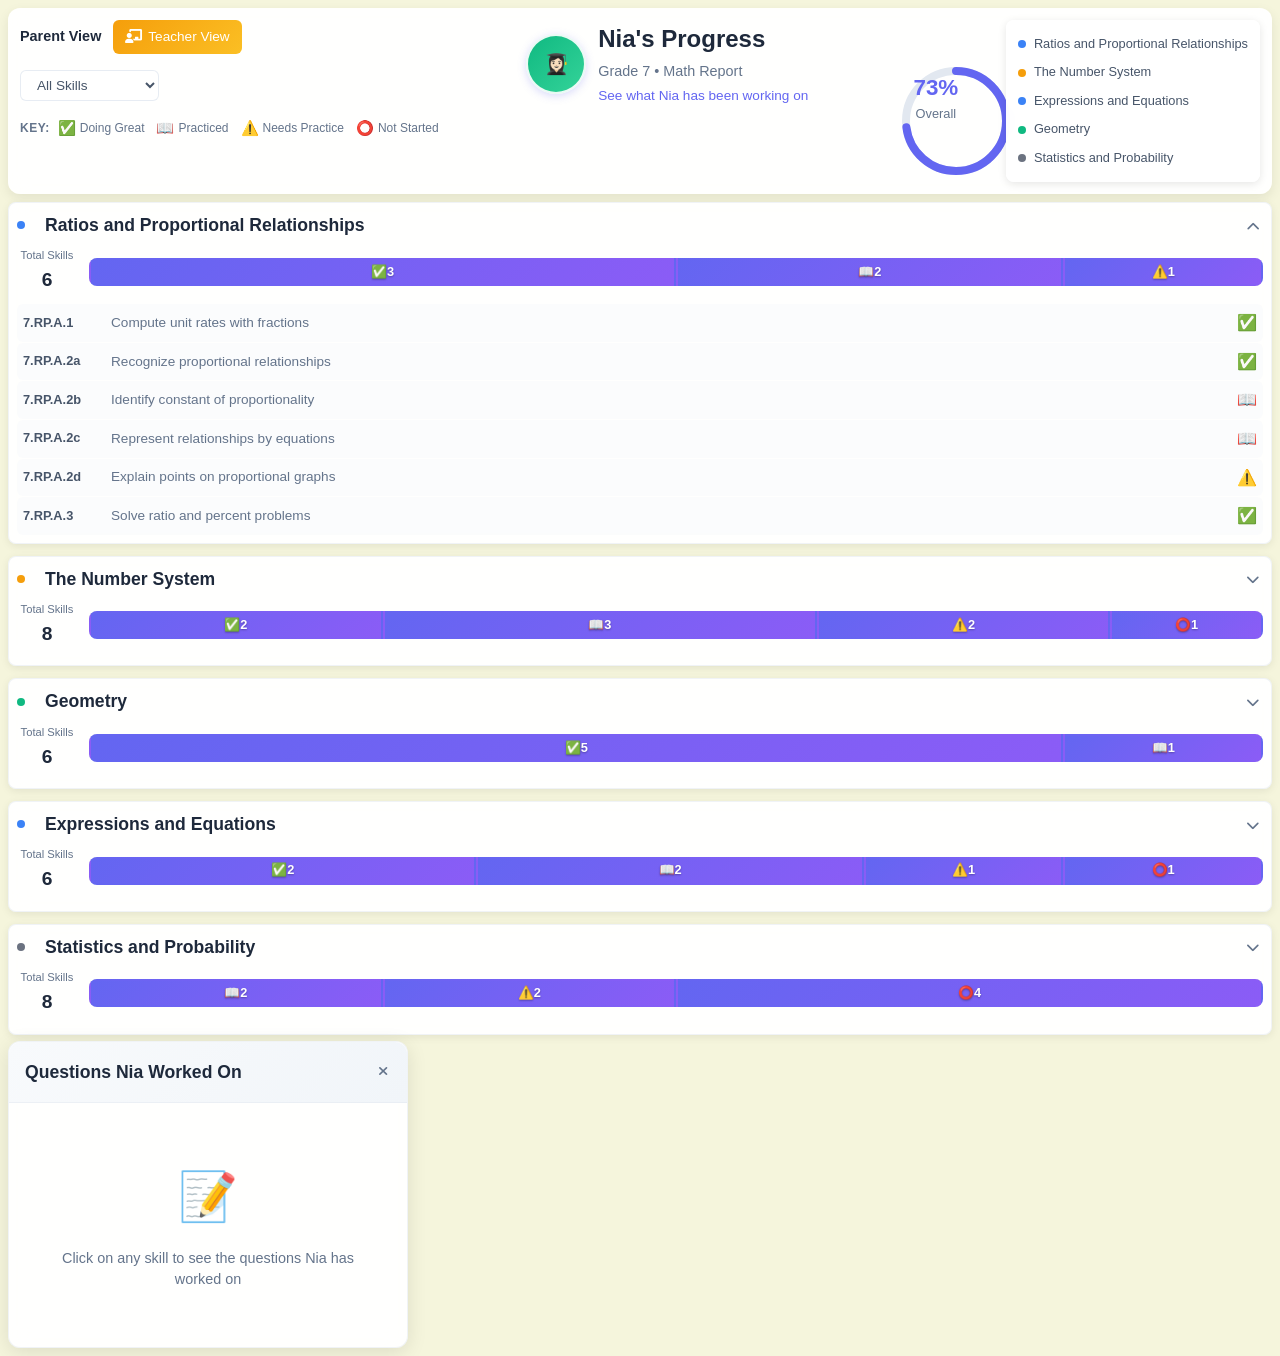
<file: parent-view.html>
<!DOCTYPE html>
<html lang="en">
<head>
    <meta charset="UTF-8">
    <meta name="viewport" content="width=device-width, initial-scale=1.0">
    <title>Nia's Math Progress - Parent View</title>
    <link rel="stylesheet" href="parent-styles.css?v=13">
    <link href="https://cdnjs.cloudflare.com/ajax/libs/font-awesome/6.0.0/css/all.min.css" rel="stylesheet">
</head>
<body>
    <div class="container">
        <!-- Header Section -->
        <header class="header">
            <div class="header-left">
                <div class="view-switcher">
                    <span class="current-view">Parent View</span>
                    <a href="index.html" class="view-link teacher-view">
                        <i class="fas fa-chalkboard-teacher"></i> Teacher View
                    </a>
                </div>
                <div class="filter-controls">
                    <select id="statusFilter" class="filter-select">
                        <option value="all">All Skills</option>
                        <option value="mastered">Doing Great</option>
                        <option value="covered">Practiced</option>
                        <option value="attention">Needs Practice</option>
                        <option value="not-started">Not Started</option>
                    </select>
                </div>
                
                <!-- Legend -->
                <div class="header-legend">
                    <span class="legend-title-compact">KEY:</span>
                    <div class="legend-items-horizontal">
                        <div class="legend-item-compact">
                            <span class="legend-symbol mastered">✅</span>
                            <span class="legend-label-compact">Doing Great</span>
                        </div>
                        <div class="legend-item-compact">
                            <span class="legend-symbol covered">📖</span>
                            <span class="legend-label-compact">Practiced</span>
                        </div>
                        <div class="legend-item-compact">
                            <span class="legend-symbol attention">⚠️</span>
                            <span class="legend-label-compact">Needs Practice</span>
                        </div>
                        <div class="legend-item-compact">
                            <span class="legend-symbol not-started">⭕</span>
                            <span class="legend-label-compact">Not Started</span>
                        </div>
                    </div>
                </div>
            </div>
            
            <div class="student-info">
                <div class="student-avatar">
                    <div class="avatar-emoji">👩🏻‍🎓</div>
                </div>
                <div class="student-details">
                    <h1>Nia's Progress</h1>
                    <p class="grade">Grade 7 • Math Report</p>
                    <p class="subtitle">See what Nia has been working on</p>
                </div>
            </div>
            
            <div class="overall-progress">
                <div class="progress-circle" data-progress="73">
                    <svg class="progress-ring" width="120" height="120">
                        <circle class="progress-ring-circle" cx="60" cy="60" r="50"></circle>
                        <circle class="progress-ring-circle progress-fill" cx="60" cy="60" r="50"></circle>
                    </svg>
                    <div class="progress-text">
                        <span class="percentage">73%</span>
                        <span class="label">Overall</span>
                    </div>
                </div>
                
                <!-- Topic List with Colors -->
                <div class="topic-list-header">
                    <div class="topic-item" data-status="covered">
                        <span class="topic-indicator covered"></span>
                        <span class="topic-name">Ratios and Proportional Relationships</span>
                    </div>
                    <div class="topic-item" data-status="attention">
                        <span class="topic-indicator attention"></span>
                        <span class="topic-name">The Number System</span>
                    </div>
                    <div class="topic-item" data-status="covered">
                        <span class="topic-indicator covered"></span>
                        <span class="topic-name">Expressions and Equations</span>
                    </div>
                    <div class="topic-item" data-status="mastered">
                        <span class="topic-indicator mastered"></span>
                        <span class="topic-name">Geometry</span>
                    </div>
                    <div class="topic-item" data-status="not-started">
                        <span class="topic-indicator not-started"></span>
                        <span class="topic-name">Statistics and Probability</span>
                    </div>
                </div>
            </div>
        </header>

        <!-- Main Content Area -->
        <div class="main-content">
            <!-- Learning Outcomes List -->
            <div class="learning-outcomes" id="learningOutcomes">
                <!-- Ratios and Proportional Relationships -->
                <div class="topic-card" data-status="covered" data-topic="ratios">
                    <div class="topic-header">
                        <span class="topic-indicator covered"></span>
                        <h3>Ratios and Proportional Relationships</h3>
                        <div class="topic-actions">
                            <button class="expand-btn expanded" data-action="expand">
                                <i class="fas fa-chevron-down"></i>
                            </button>
                        </div>
                    </div>
                    <div class="topic-stats">
                        <div class="stat">
                            <span class="stat-label">Total Skills</span>
                            <span class="stat-value">6</span>
                        </div>
                        <div class="skills-breakdown-chart">
                            <div class="chart-bar" data-status="mastered" data-count="3" style="width: 50%" title="3 Skills Doing Great">
                                <span class="bar-label">✅3</span>
                            </div>
                            <div class="chart-bar" data-status="covered" data-count="2" style="width: 33%" title="2 Skills Practiced">
                                <span class="bar-label">📖2</span>
                            </div>
                            <div class="chart-bar" data-status="attention" data-count="1" style="width: 17%" title="1 Skill Needs Practice">
                                <span class="bar-label">⚠️1</span>
                            </div>
                        </div>
                    </div>
                    <div class="skills-list expanded">
                        <div class="skill-item mastered" data-skill-id="7.RP.A.1" onclick="showQuestions(this)">
                            <span class="skill-code">7.RP.A.1</span>
                            <span class="skill-description">Compute unit rates with fractions</span>
                            <div class="skill-status">✅</div>
                        </div>
                        <div class="skill-item mastered" data-skill-id="7.RP.A.2a" onclick="showQuestions(this)">
                            <span class="skill-code">7.RP.A.2a</span>
                            <span class="skill-description">Recognize proportional relationships</span>
                            <div class="skill-status">✅</div>
                        </div>
                        <div class="skill-item covered" data-skill-id="7.RP.A.2b" onclick="showQuestions(this)">
                            <span class="skill-code">7.RP.A.2b</span>
                            <span class="skill-description">Identify constant of proportionality</span>
                            <div class="skill-status">📖</div>
                        </div>
                        <div class="skill-item covered" data-skill-id="7.RP.A.2c" onclick="showQuestions(this)">
                            <span class="skill-code">7.RP.A.2c</span>
                            <span class="skill-description">Represent relationships by equations</span>
                            <div class="skill-status">📖</div>
                        </div>
                        <div class="skill-item attention" data-skill-id="7.RP.A.2d" onclick="showQuestions(this)">
                            <span class="skill-code">7.RP.A.2d</span>
                            <span class="skill-description">Explain points on proportional graphs</span>
                            <div class="skill-status">⚠️</div>
                        </div>
                        <div class="skill-item mastered" data-skill-id="7.RP.A.3" onclick="showQuestions(this)">
                            <span class="skill-code">7.RP.A.3</span>
                            <span class="skill-description">Solve ratio and percent problems</span>
                            <div class="skill-status">✅</div>
                        </div>
                    </div>
                </div>

                <!-- The Number System -->
                <div class="topic-card" data-status="attention" data-topic="numbers">
                    <div class="topic-header">
                        <span class="topic-indicator attention"></span>
                        <h3>The Number System</h3>
                        <div class="topic-actions">
                            <button class="expand-btn" data-action="expand">
                                <i class="fas fa-chevron-down"></i>
                            </button>
                        </div>
                    </div>
                    <div class="topic-stats">
                        <div class="stat">
                            <span class="stat-label">Total Skills</span>
                            <span class="stat-value">8</span>
                        </div>
                        <div class="skills-breakdown-chart">
                            <div class="chart-bar" data-status="mastered" data-count="2" style="width: 25%" title="2 Skills Doing Great">
                                <span class="bar-label">✅2</span>
                            </div>
                            <div class="chart-bar" data-status="covered" data-count="3" style="width: 37%" title="3 Skills Practiced">
                                <span class="bar-label">📖3</span>
                            </div>
                            <div class="chart-bar" data-status="attention" data-count="2" style="width: 25%" title="2 Skills Need Practice">
                                <span class="bar-label">⚠️2</span>
                            </div>
                            <div class="chart-bar" data-status="not-started" data-count="1" style="width: 13%" title="1 Skill Not Started">
                                <span class="bar-label">⭕1</span>
                            </div>
                        </div>
                    </div>
                    <div class="skills-list collapsed">
                        <div class="skill-item mastered" data-skill-id="7.NS.A.1a" onclick="showQuestions(this)">
                            <span class="skill-code">7.NS.A.1a</span>
                            <span class="skill-description">Opposite quantities combine to make 0</span>
                            <div class="skill-status">✅</div>
                        </div>
                        <div class="skill-item covered" data-skill-id="7.NS.A.1b" onclick="showQuestions(this)">
                            <span class="skill-code">7.NS.A.1b</span>
                            <span class="skill-description">Understanding p + q on number line</span>
                            <div class="skill-status">📖</div>
                        </div>
                        <div class="skill-item attention" data-skill-id="7.NS.A.1c" onclick="showQuestions(this)">
                            <span class="skill-code">7.NS.A.1c</span>
                            <span class="skill-description">Subtraction as adding additive inverse</span>
                            <div class="skill-status">⚠️</div>
                        </div>
                        <div class="skill-item covered" data-skill-id="7.NS.A.1d" onclick="showQuestions(this)">
                            <span class="skill-code">7.NS.A.1d</span>
                            <span class="skill-description">Properties for adding rational numbers</span>
                            <div class="skill-status">📖</div>
                        </div>
                        <div class="skill-item attention" data-skill-id="7.NS.A.2a" onclick="showQuestions(this)">
                            <span class="skill-code">7.NS.A.2a</span>
                            <span class="skill-description">Multiplication with rational numbers</span>
                            <div class="skill-status">⚠️</div>
                        </div>
                        <div class="skill-item covered" data-skill-id="7.NS.A.2b" onclick="showQuestions(this)">
                            <span class="skill-code">7.NS.A.2b</span>
                            <span class="skill-description">Division of integers</span>
                            <div class="skill-status">📖</div>
                        </div>
                        <div class="skill-item mastered" data-skill-id="7.NS.A.2c" onclick="showQuestions(this)">
                            <span class="skill-code">7.NS.A.2c</span>
                            <span class="skill-description">Properties for multiplying rational numbers</span>
                            <div class="skill-status">✅</div>
                        </div>
                        <div class="skill-item not-started" data-skill-id="7.NS.A.3" onclick="showQuestions(this)">
                            <span class="skill-code">7.NS.A.3</span>
                            <span class="skill-description">Four operations with rational numbers</span>
                            <div class="skill-status">⭕</div>
                        </div>
                    </div>
                </div>

                <!-- Geometry -->
                <div class="topic-card" data-status="mastered" data-topic="geometry">
                    <div class="topic-header">
                        <span class="topic-indicator mastered"></span>
                        <h3>Geometry</h3>
                        <div class="topic-actions">
                            <button class="expand-btn" data-action="expand">
                                <i class="fas fa-chevron-down"></i>
                            </button>
                        </div>
                    </div>
                    <div class="topic-stats">
                        <div class="stat">
                            <span class="stat-label">Total Skills</span>
                            <span class="stat-value">6</span>
                        </div>
                        <div class="skills-breakdown-chart">
                            <div class="chart-bar" data-status="mastered" data-count="5" style="width: 83%" title="5 Skills Doing Great">
                                <span class="bar-label">✅5</span>
                            </div>
                            <div class="chart-bar" data-status="covered" data-count="1" style="width: 17%" title="1 Skill Practiced">
                                <span class="bar-label">📖1</span>
                            </div>
                        </div>
                    </div>
                    <div class="skills-list collapsed">
                        <div class="skill-item mastered" data-skill-id="7.G.A.1" onclick="showQuestions(this)">
                            <span class="skill-code">7.G.A.1</span>
                            <span class="skill-description">Scale drawings and measurements</span>
                            <div class="skill-status">✅</div>
                        </div>
                        <div class="skill-item mastered" data-skill-id="7.G.A.2" onclick="showQuestions(this)">
                            <span class="skill-code">7.G.A.2</span>
                            <span class="skill-description">Draw geometric shapes</span>
                            <div class="skill-status">✅</div>
                        </div>
                        <div class="skill-item mastered" data-skill-id="7.G.A.3" onclick="showQuestions(this)">
                            <span class="skill-code">7.G.A.3</span>
                            <span class="skill-description">Cross-sections of 3D figures</span>
                            <div class="skill-status">✅</div>
                        </div>
                        <div class="skill-item covered" data-skill-id="7.G.B.4" onclick="showQuestions(this)">
                            <span class="skill-code">7.G.B.4</span>
                            <span class="skill-description">Circle area and circumference</span>
                            <div class="skill-status">📖</div>
                        </div>
                        <div class="skill-item mastered" data-skill-id="7.G.B.5" onclick="showQuestions(this)">
                            <span class="skill-code">7.G.B.5</span>
                            <span class="skill-description">Angle relationships</span>
                            <div class="skill-status">✅</div>
                        </div>
                        <div class="skill-item mastered" data-skill-id="7.G.B.6" onclick="showQuestions(this)">
                            <span class="skill-code">7.G.B.6</span>
                            <span class="skill-description">Area, volume, and surface area</span>
                            <div class="skill-status">✅</div>
                        </div>
                    </div>
                </div>

                <!-- Expressions and Equations -->
                <div class="topic-card" data-status="covered" data-topic="expressions">
                        <div class="topic-header">
                            <span class="topic-indicator covered"></span>
                            <h3>Expressions and Equations</h3>
                            <div class="topic-actions">
                                <button class="expand-btn" data-action="expand">
                                    <i class="fas fa-chevron-down"></i>
                                </button>
                            </div>
                        </div>
                        <div class="topic-stats">
                            <div class="stat">
                                <span class="stat-label">Total Skills</span>
                                <span class="stat-value">6</span>
                            </div>
                            <div class="skills-breakdown-chart">
                                <div class="chart-bar" data-status="mastered" data-count="2" style="width: 33%" title="2 Skills Doing Great">
                                    <span class="bar-label">✅2</span>
                                </div>
                                <div class="chart-bar" data-status="covered" data-count="2" style="width: 33%" title="2 Skills Practiced">
                                    <span class="bar-label">📖2</span>
                                </div>
                                <div class="chart-bar" data-status="attention" data-count="1" style="width: 17%" title="1 Skill Needs Practice">
                                    <span class="bar-label">⚠️1</span>
                                </div>
                                <div class="chart-bar" data-status="not-started" data-count="1" style="width: 17%" title="1 Skill Not Started">
                                    <span class="bar-label">⭕1</span>
                                </div>
                            </div>
                        </div>
                        <div class="skills-list collapsed">
                            <div class="skill-item mastered" data-skill-id="7.EE.A.1" onclick="showQuestions(this)">
                                <span class="skill-code">7.EE.A.1</span>
                                <span class="skill-description">Apply properties of operations to add, subtract, factor, and expand linear expressions</span>
                                <div class="skill-status">✅</div>
                            </div>
                            <div class="skill-item mastered" data-skill-id="7.EE.A.2" onclick="showQuestions(this)">
                                <span class="skill-code">7.EE.A.2</span>
                                <span class="skill-description">Understand that rewriting an expression can shed light on the problem</span>
                                <div class="skill-status">✅</div>
                            </div>
                            <div class="skill-item covered" data-skill-id="7.EE.B.3" onclick="showQuestions(this)">
                                <span class="skill-code">7.EE.B.3</span>
                                <span class="skill-description">Solve multi-step real-life problems posed with positive and negative rational numbers</span>
                                <div class="skill-status">📖</div>
                            </div>
                            <div class="skill-item covered" data-skill-id="7.EE.B.4a" onclick="showQuestions(this)">
                                <span class="skill-code">7.EE.B.4a</span>
                                <span class="skill-description">Solve word problems leading to equations of the form px + q = r</span>
                                <div class="skill-status">📖</div>
                            </div>
                            <div class="skill-item attention" data-skill-id="7.EE.B.4b" onclick="showQuestions(this)">
                                <span class="skill-code">7.EE.B.4b</span>
                                <span class="skill-description">Solve word problems leading to inequalities of the form px + q > r</span>
                                <div class="skill-status">⚠️</div>
                            </div>
                            <div class="skill-item not-started" data-skill-id="7.EE.B.4c" onclick="showQuestions(this)">
                                <span class="skill-code">7.EE.B.4c</span>
                                <span class="skill-description">Graph the solution set of an inequality and interpret it in context</span>
                                <div class="skill-status">⭕</div>
                            </div>
                        </div>
                    </div>

                <!-- Statistics and Probability -->
                <div class="topic-card" data-status="not-started" data-topic="statistics">
                        <div class="topic-header">
                            <span class="topic-indicator not-started"></span>
                            <h3>Statistics and Probability</h3>
                            <div class="topic-actions">
                                <button class="expand-btn" data-action="expand">
                                    <i class="fas fa-chevron-down"></i>
                                </button>
                            </div>
                        </div>
                        <div class="topic-stats">
                            <div class="stat">
                                <span class="stat-label">Total Skills</span>
                                <span class="stat-value">8</span>
                            </div>
                            <div class="skills-breakdown-chart">
                                <div class="chart-bar" data-status="covered" data-count="2" style="width: 25%" title="2 Skills Practiced">
                                    <span class="bar-label">📖2</span>
                                </div>
                                <div class="chart-bar" data-status="attention" data-count="2" style="width: 25%" title="2 Skills Need Practice">
                                    <span class="bar-label">⚠️2</span>
                                </div>
                                <div class="chart-bar" data-status="not-started" data-count="4" style="width: 50%" title="4 Skills Not Started">
                                    <span class="bar-label">⭕4</span>
                                </div>
                            </div>
                        </div>
                        <div class="skills-list collapsed">
                            <div class="skill-item covered" data-skill-id="7.SP.A.1" onclick="showQuestions(this)">
                                <span class="skill-code">7.SP.A.1</span>
                                <span class="skill-description">Understand that statistics can be used to gain information about a population</span>
                                <div class="skill-status">📖</div>
                            </div>
                            <div class="skill-item covered" data-skill-id="7.SP.A.2" onclick="showQuestions(this)">
                                <span class="skill-code">7.SP.A.2</span>
                                <span class="skill-description">Use data from a random sample to draw inferences about a population</span>
                                <div class="skill-status">📖</div>
                            </div>
                            <div class="skill-item attention" data-skill-id="7.SP.B.3" onclick="showQuestions(this)">
                                <span class="skill-code">7.SP.B.3</span>
                                <span class="skill-description">Informally assess the degree of visual overlap of two numerical data distributions</span>
                                <div class="skill-status">⚠️</div>
                            </div>
                            <div class="skill-item attention" data-skill-id="7.SP.B.4" onclick="showQuestions(this)">
                                <span class="skill-code">7.SP.B.4</span>
                                <span class="skill-description">Use measures of center and variability for numerical data from random samples</span>
                                <div class="skill-status">⚠️</div>
                            </div>
                            <div class="skill-item not-started" data-skill-id="7.SP.C.5" onclick="showQuestions(this)">
                                <span class="skill-code">7.SP.C.5</span>
                                <span class="skill-description">Understand that the probability of a chance event is a number between 0 and 1</span>
                                <div class="skill-status">⭕</div>
                            </div>
                            <div class="skill-item not-started" data-skill-id="7.SP.C.6" onclick="showQuestions(this)">
                                <span class="skill-code">7.SP.C.6</span>
                                <span class="skill-description">Approximate the probability of a chance event by collecting data</span>
                                <div class="skill-status">⭕</div>
                            </div>
                            <div class="skill-item not-started" data-skill-id="7.SP.C.7a" onclick="showQuestions(this)">
                                <span class="skill-code">7.SP.C.7a</span>
                                <span class="skill-description">Develop a uniform probability model by assigning equal probability</span>
                                <div class="skill-status">⭕</div>
                            </div>
                            <div class="skill-item not-started" data-skill-id="7.SP.C.8a" onclick="showQuestions(this)">
                                <span class="skill-code">7.SP.C.8a</span>
                                <span class="skill-description">Find probabilities of compound events using organized lists, tables, tree diagrams</span>
                                <div class="skill-status">⭕</div>
                            </div>
                        </div>
                    </div>
                </div>
            </div>

            <!-- Questions Panel -->
            <div class="questions-panel" id="questionsPanel">
                <div class="panel-header">
                    <h3>Questions Nia Worked On</h3>
                    <button class="close-panel" onclick="closeQuestionsPanel()">
                        <i class="fas fa-times"></i>
                    </button>
                </div>
                <div class="panel-content">
                    <div class="no-selection">
                        <div class="no-selection-icon">📝</div>
                        <p>Click on any skill to see the questions Nia has worked on</p>
                    </div>
                </div>
            </div>
        </div>
    </div>

    <script src="parent-script.js?v=20"></script>
</body>
</html>
</file>
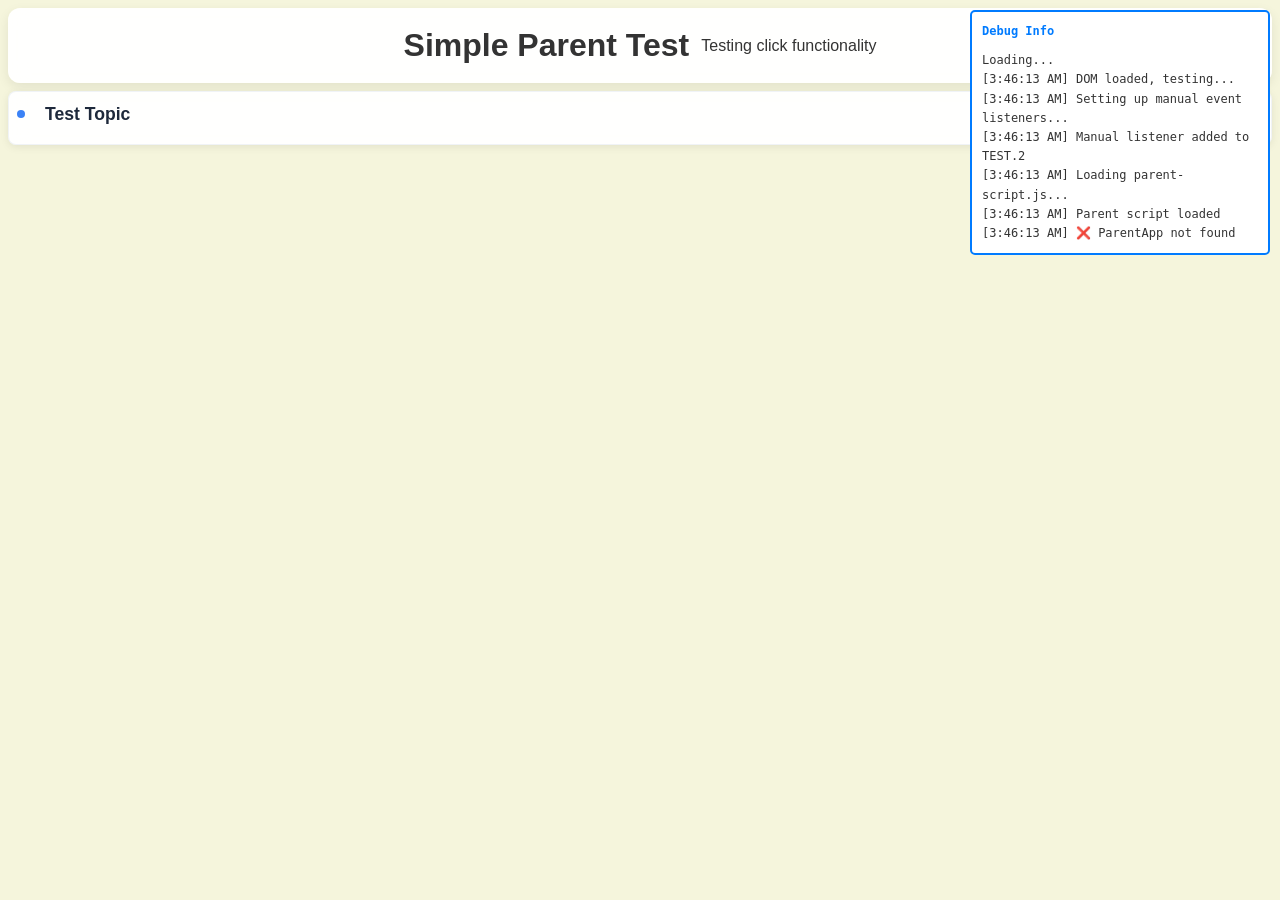
<file: simple-parent-test.html>
<!DOCTYPE html>
<html lang="en">
<head>
    <meta charset="UTF-8">
    <meta name="viewport" content="width=device-width, initial-scale=1.0">
    <title>Simple Parent Test</title>
    <link rel="stylesheet" href="parent-styles.css?v=13">
    <style>
        .debug-info {
            position: fixed;
            top: 10px;
            right: 10px;
            background: #fff;
            border: 2px solid #007bff;
            padding: 10px;
            border-radius: 5px;
            font-family: monospace;
            font-size: 12px;
            max-width: 300px;
            z-index: 1000;
        }
        .debug-info h4 {
            margin: 0 0 10px 0;
            color: #007bff;
        }
    </style>
</head>
<body>
    <div class="debug-info">
        <h4>Debug Info</h4>
        <div id="debugOutput">Loading...</div>
    </div>

    <div class="container">
        <header class="header">
            <div class="student-info">
                <h1>Simple Parent Test</h1>
                <p>Testing click functionality</p>
            </div>
        </header>

        <div class="main-content">
            <div class="learning-outcomes">
                <!-- Simple test topic card -->
                <div class="topic-card" data-status="covered" data-topic="test">
                    <div class="topic-header">
                        <span class="topic-indicator covered"></span>
                        <h3>Test Topic</h3>
                        <div class="topic-actions">
                            <button class="expand-btn" data-action="expand" onclick="testExpandClick(this)">
                                <i class="fas fa-chevron-down"></i>
                            </button>
                        </div>
                    </div>
                    <div class="skills-list collapsed">
                        <div class="skill-item mastered" data-skill-id="TEST.1" onclick="testSkillClick(this)">
                            <span class="skill-code">TEST.1</span>
                            <span class="skill-description">Test skill with onclick</span>
                            <div class="skill-status">✅</div>
                        </div>
                        <div class="skill-item covered" data-skill-id="TEST.2">
                            <span class="skill-code">TEST.2</span>
                            <span class="skill-description">Test skill without onclick</span>
                            <div class="skill-status">📖</div>
                        </div>
                    </div>
                </div>
            </div>
        </div>
    </div>

    <script>
        const debugOutput = document.getElementById('debugOutput');
        
        function updateDebug(message) {
            const timestamp = new Date().toLocaleTimeString();
            debugOutput.innerHTML += `<div>[${timestamp}] ${message}</div>`;
            console.log(message);
        }
        
        function testExpandClick(btn) {
            updateDebug('Expand button clicked!');
            const card = btn.closest('.topic-card');
            const skillsList = card.querySelector('.skills-list');
            
            if (skillsList.classList.contains('expanded')) {
                skillsList.classList.remove('expanded');
                skillsList.classList.add('collapsed');
                btn.classList.remove('expanded');
                updateDebug('Skills list collapsed');
            } else {
                skillsList.classList.remove('collapsed');
                skillsList.classList.add('expanded');
                btn.classList.add('expanded');
                updateDebug('Skills list expanded');
            }
        }
        
        function testSkillClick(element) {
            updateDebug(`Skill clicked: ${element.dataset.skillId}`);
            element.style.background = element.style.background === 'lightgreen' ? '' : 'lightgreen';
        }
        
        // Test the ParentDashboard class
        document.addEventListener('DOMContentLoaded', () => {
            updateDebug('DOM loaded, testing...');
            
            // Test basic functionality first
            updateDebug('Setting up manual event listeners...');
            
            // Add event listener to skill item without onclick
            const skillWithoutOnclick = document.querySelector('[data-skill-id="TEST.2"]');
            if (skillWithoutOnclick) {
                skillWithoutOnclick.addEventListener('click', function() {
                    updateDebug(`Manual listener: ${this.dataset.skillId}`);
                    this.style.background = this.style.background === 'lightblue' ? '' : 'lightblue';
                });
                updateDebug('Manual listener added to TEST.2');
            }
            
            // Try to load the original parent script
            updateDebug('Loading parent-script.js...');
            const script = document.createElement('script');
            script.src = 'parent-script.js?v=20';
            script.onload = () => {
                updateDebug('Parent script loaded');
                setTimeout(() => {
                    if (window.parentApp) {
                        updateDebug('✅ ParentApp initialized');
                    } else {
                        updateDebug('❌ ParentApp not found');
                    }
                }, 500);
            };
            script.onerror = (error) => {
                updateDebug('❌ Failed to load parent script');
            };
            document.head.appendChild(script);
        });
    </script>
</body>
</html>
</file>
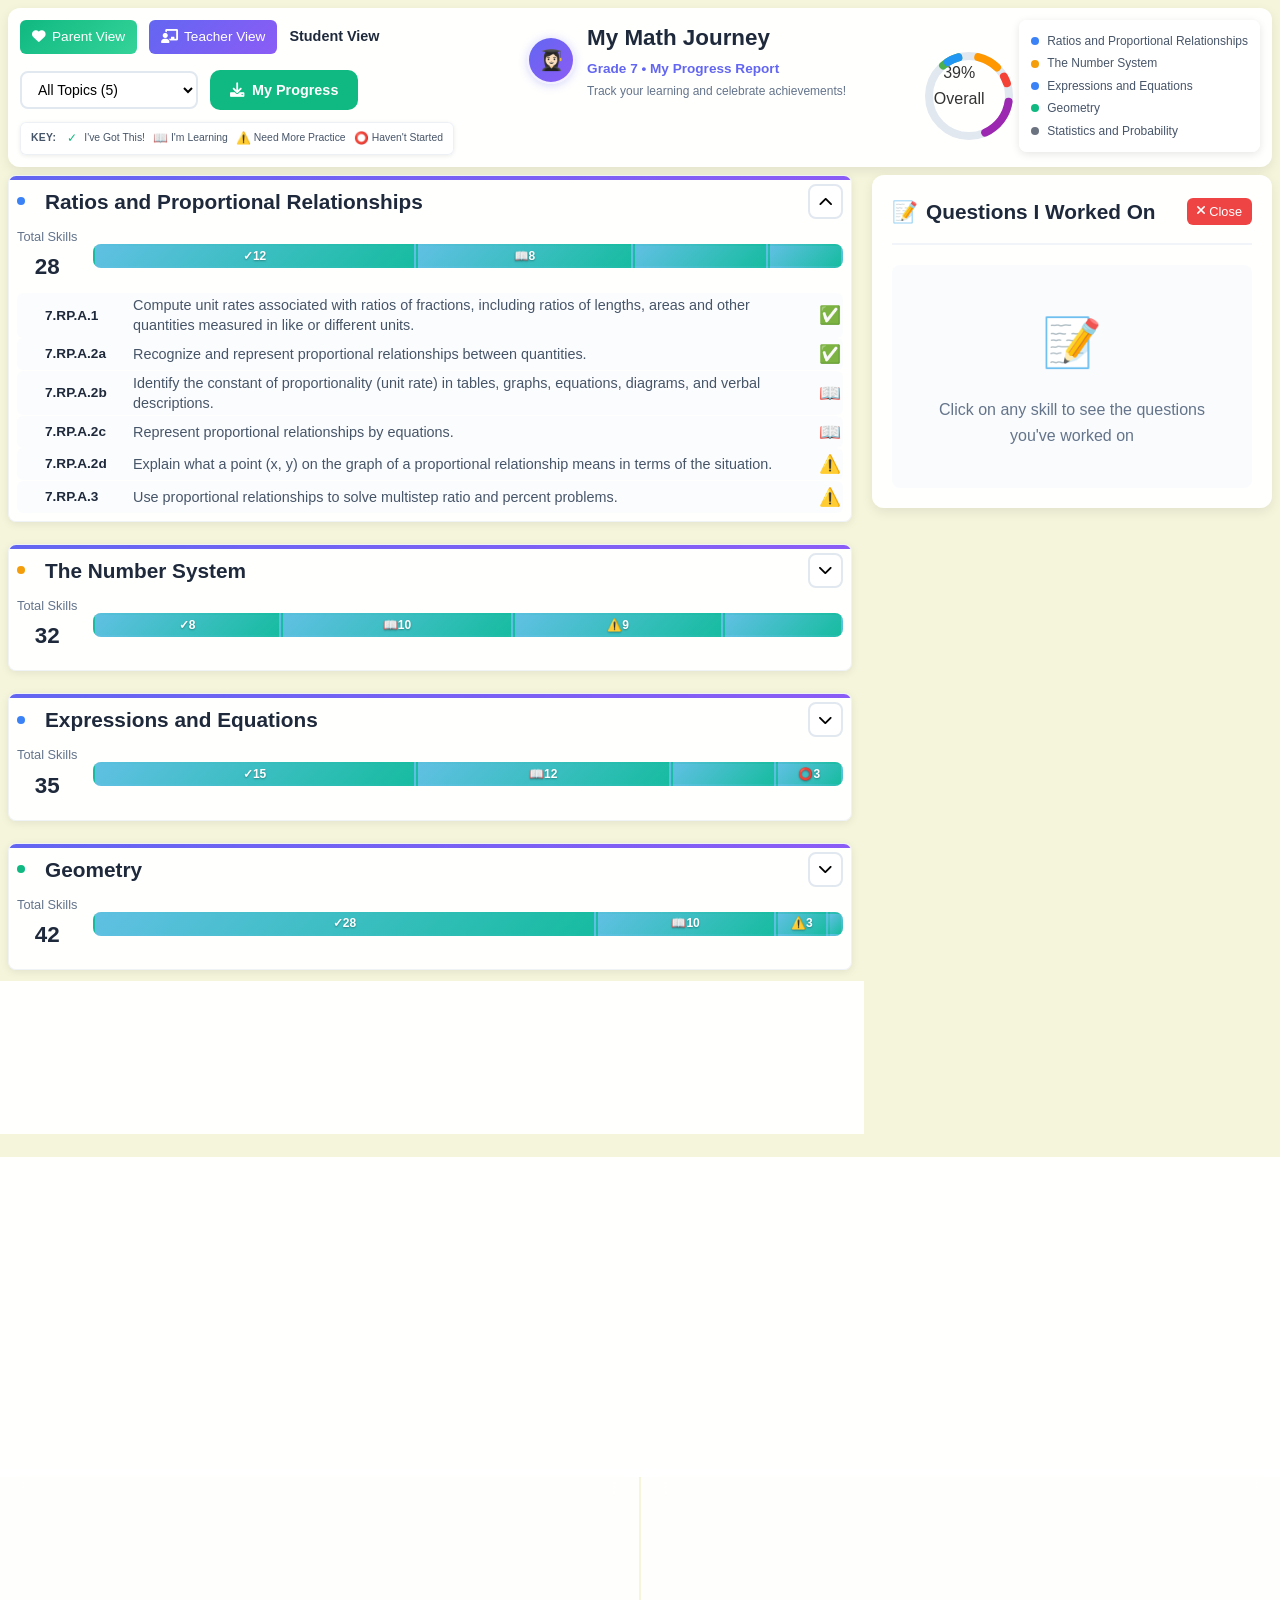
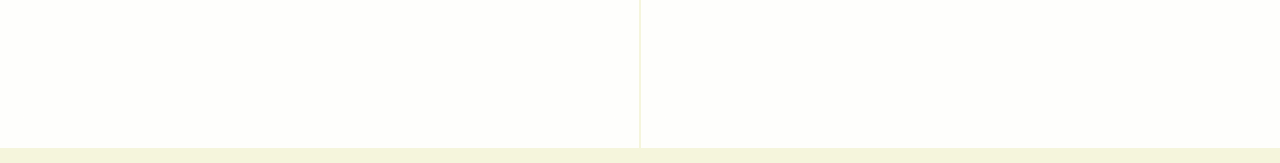
<file: student-view.html>
<!DOCTYPE html>
<html lang="en">
<head>
    <meta charset="UTF-8">
    <meta name="viewport" content="width=device-width, initial-scale=1.0">
    <title>My Math Progress - Grade 7 Student View</title>
    <link rel="stylesheet" href="styles.css?v=4">
    <link href="https://cdnjs.cloudflare.com/ajax/libs/font-awesome/6.0.0/css/all.min.css" rel="stylesheet">
</head>
<body>
    <div class="container">
        <!-- Header Section -->
        <header class="header">
            <div class="header-left">
                <div class="view-switcher">
                    <a href="parent-view-working.html" class="view-link parent-view">
                        <i class="fas fa-heart"></i> Parent View
                    </a>
                    <a href="index.html" class="view-link teacher-view">
                        <i class="fas fa-chalkboard-teacher"></i> Teacher View
                    </a>
                    <span class="current-view">Student View</span>
                </div>
                <div class="filter-controls">
                    <select id="statusFilter" class="filter-select">
                        <option value="all">All Skills</option>
                        <option value="mastered">I've Got This!</option>
                        <option value="covered">I'm Learning</option>
                        <option value="attention">Need More Practice</option>
                        <option value="not-started">Haven't Started</option>
                    </select>
                    <button class="action-btn secondary export-btn" id="exportBtn">
                        <i class="fas fa-download"></i> My Progress
                    </button>
                </div>
                
                <!-- Legend positioned under controls -->
                <div class="header-legend">
                    <span class="legend-title-compact">KEY:</span>
                    <div class="legend-items-horizontal">
                        <div class="legend-item-compact">
                            <span class="legend-symbol mastered">✓</span>
                            <span class="legend-label-compact">I've Got This!</span>
                        </div>
                        <div class="legend-item-compact">
                            <span class="legend-symbol covered">📖</span>
                            <span class="legend-label-compact">I'm Learning</span>
                        </div>
                        <div class="legend-item-compact">
                            <span class="legend-symbol attention">⚠️</span>
                            <span class="legend-label-compact">Need More Practice</span>
                        </div>
                        <div class="legend-item-compact">
                            <span class="legend-symbol not-started">⭕</span>
                            <span class="legend-label-compact">Haven't Started</span>
                        </div>
                    </div>
                </div>
            </div>
            <div class="student-info">
                <div class="student-avatar">
                    <div class="avatar-emoji">👩🏻‍🎓</div>
                </div>
                <div class="student-details">
                    <h1>My Math Journey</h1>
                    <p class="grade">Grade 7 • My Progress Report</p>
                    <p class="subtitle">Track your learning and celebrate achievements!</p>
                </div>
            </div>
            <div class="overall-progress">
                <div class="progress-circle" data-progress="42">
                    <svg class="progress-ring" width="120" height="120">
                        <circle class="progress-ring-circle" cx="60" cy="60" r="50"></circle>
                        <circle class="progress-ring-circle progress-fill" cx="60" cy="60" r="50"></circle>
                    </svg>
                    <div class="progress-text">
                        <span class="percentage">37%</span>
                        <span class="label">Complete</span>
                    </div>
                </div>
                
                <!-- Topic List with Colors -->
                <div class="topic-list-header">
                    <div class="topic-item" data-status="covered">
                        <span class="topic-indicator covered"></span>
                        <span class="topic-name">Ratios and Proportional Relationships</span>
                    </div>
                    <div class="topic-item" data-status="attention">
                        <span class="topic-indicator attention"></span>
                        <span class="topic-name">The Number System</span>
                    </div>
                    <div class="topic-item" data-status="covered">
                        <span class="topic-indicator covered"></span>
                        <span class="topic-name">Expressions and Equations</span>
                    </div>
                    <div class="topic-item" data-status="mastered">
                        <span class="topic-indicator mastered"></span>
                        <span class="topic-name">Geometry</span>
                    </div>
                    <div class="topic-item" data-status="not-started">
                        <span class="topic-indicator not-started"></span>
                        <span class="topic-name">Statistics and Probability</span>
                    </div>
                </div>
            </div>
        </header>


        <!-- Main Content Area with Two Columns -->
        <div style="display: flex; gap: 20px; align-items: flex-start;">
            <!-- Left Column - Learning Outcomes -->
            <div style="flex: 1; min-width: 0;">
                <!-- Learning Outcomes List -->
                <div class="learning-outcomes list-view" id="learningOutcomes">
            <!-- Ratios and Proportional Relationships -->
            <div class="topic-card" data-status="covered" data-topic="ratios">
                <div class="topic-header">
                    <span class="topic-indicator covered"></span>
                    <h3>Ratios and Proportional Relationships</h3>
                    <div class="topic-actions">
                        <button class="expand-btn expanded" data-action="expand">
                            <i class="fas fa-chevron-down"></i>
                        </button>
                    </div>
                </div>
                <div class="topic-stats">
                    <div class="stat">
                        <span class="stat-label">Total Skills</span>
                        <span class="stat-value">28</span>
                    </div>
                    <div class="skills-breakdown-chart">
                        <div class="chart-bar" data-status="mastered" data-count="12" style="width: 43%" title="12 Skills I've Got This!">
                            <span class="bar-label">✓12</span>
                        </div>
                        <div class="chart-bar" data-status="covered" data-count="8" style="width: 29%" title="8 Skills I'm Learning">
                            <span class="bar-label">📖8</span>
                        </div>
                        <div class="chart-bar" data-status="attention" data-count="5" style="width: 18%" title="5 Skills Need More Practice">
                            <span class="bar-label">⚠️5</span>
                        </div>
                        <div class="chart-bar" data-status="not-started" data-count="3" style="width: 10%" title="3 Skills Haven't Started">
                            <span class="bar-label">⭕3</span>
                        </div>
                    </div>
                </div>
                <div class="skills-list expanded">
                    <div class="skill-item mastered" data-skill-id="7.RP.A.1" onclick="showQuestions(this)">
                        <div class="skill-checkbox">
                            <input type="checkbox" id="skill-7.RP.A.1" class="skill-select-checkbox" data-skill-id="7.RP.A.1" onclick="event.stopPropagation()">
                            <label for="skill-7.RP.A.1" class="skill-checkbox-label"></label>
                        </div>
                        <span class="skill-code">7.RP.A.1</span>
                        <span class="skill-description">Compute unit rates associated with ratios of fractions, including ratios of lengths, areas and other quantities measured in like or different units.</span>
                        <div class="skill-status">
                            ✅
                        </div>
                    </div>
                    <div class="skill-item mastered" data-skill-id="7.RP.A.2a" onclick="showQuestions(this)">
                        <div class="skill-checkbox">
                            <input type="checkbox" id="skill-7.RP.A.2a" class="skill-select-checkbox" data-skill-id="7.RP.A.2a" onclick="event.stopPropagation()">
                            <label for="skill-7.RP.A.2a" class="skill-checkbox-label"></label>
                        </div>
                        <span class="skill-code">7.RP.A.2a</span>
                        <span class="skill-description">Recognize and represent proportional relationships between quantities.</span>
                        <div class="skill-status">
                            ✅
                        </div>
                    </div>
                    <div class="skill-item covered" data-skill-id="7.RP.A.2b" onclick="showQuestions(this)">
                        <div class="skill-checkbox">
                            <input type="checkbox" id="skill-7.RP.A.2b" class="skill-select-checkbox" data-skill-id="7.RP.A.2b" onclick="event.stopPropagation()">
                            <label for="skill-7.RP.A.2b" class="skill-checkbox-label"></label>
                        </div>
                        <span class="skill-code">7.RP.A.2b</span>
                        <span class="skill-description">Identify the constant of proportionality (unit rate) in tables, graphs, equations, diagrams, and verbal descriptions.</span>
                        <div class="skill-status">
                            📖
                        </div>
                    </div>
                    <div class="skill-item covered" data-skill-id="7.RP.A.2c" onclick="showQuestions(this)">
                        <div class="skill-checkbox">
                            <input type="checkbox" id="skill-7.RP.A.2c" class="skill-select-checkbox" data-skill-id="7.RP.A.2c" onclick="event.stopPropagation()">
                            <label for="skill-7.RP.A.2c" class="skill-checkbox-label"></label>
                        </div>
                        <span class="skill-code">7.RP.A.2c</span>
                        <span class="skill-description">Represent proportional relationships by equations.</span>
                        <div class="skill-status">
                            📖
                        </div>
                    </div>
                    <div class="skill-item attention" data-skill-id="7.RP.A.2d" onclick="showQuestions(this)">
                        <div class="skill-checkbox">
                            <input type="checkbox" id="skill-7.RP.A.2d" class="skill-select-checkbox" data-skill-id="7.RP.A.2d" onclick="event.stopPropagation()">
                            <label for="skill-7.RP.A.2d" class="skill-checkbox-label"></label>
                        </div>
                        <span class="skill-code">7.RP.A.2d</span>
                        <span class="skill-description">Explain what a point (x, y) on the graph of a proportional relationship means in terms of the situation.</span>
                        <div class="skill-status">
                            ⚠️
                        </div>
                    </div>
                    <div class="skill-item attention" data-skill-id="7.RP.A.3" onclick="showQuestions(this)">
                        <div class="skill-checkbox">
                            <input type="checkbox" id="skill-7.RP.A.3" class="skill-select-checkbox" data-skill-id="7.RP.A.3" onclick="event.stopPropagation()">
                            <label for="skill-7.RP.A.3" class="skill-checkbox-label"></label>
                        </div>
                        <span class="skill-code">7.RP.A.3</span>
                        <span class="skill-description">Use proportional relationships to solve multistep ratio and percent problems.</span>
                        <div class="skill-status">
                            ⚠️
                        </div>
                    </div>
                </div>
            </div>

            <!-- The Number System -->
            <div class="topic-card" data-status="attention" data-topic="numbers">
                <div class="topic-header">
                    <span class="topic-indicator attention"></span>
                    <h3>The Number System</h3>
                    <div class="topic-actions">
                        <button class="expand-btn" data-action="expand">
                            <i class="fas fa-chevron-down"></i>
                        </button>
                    </div>
                </div>
                <div class="topic-stats">
                    <div class="stat">
                        <span class="stat-label">Total Skills</span>
                        <span class="stat-value">32</span>
                    </div>
                    <div class="skills-breakdown-chart">
                        <div class="chart-bar" data-status="mastered" data-count="8" style="width: 25%" title="8 Skills I've Got This!">
                            <span class="bar-label">✓8</span>
                        </div>
                        <div class="chart-bar" data-status="covered" data-count="10" style="width: 31%" title="10 Skills I'm Learning">
                            <span class="bar-label">📖10</span>
                        </div>
                        <div class="chart-bar" data-status="attention" data-count="9" style="width: 28%" title="9 Skills Need More Practice">
                            <span class="bar-label">⚠️9</span>
                        </div>
                        <div class="chart-bar" data-status="not-started" data-count="5" style="width: 16%" title="5 Skills Haven't Started">
                            <span class="bar-label">⭕5</span>
                        </div>
                    </div>
                </div>
                <div class="skills-list collapsed">
                    <div class="skill-item mastered" data-skill-id="7.NS.A.1a">
                        <div class="skill-checkbox">
                            <input type="checkbox" id="skill-7.NS.A.1a" class="skill-select-checkbox" data-skill-id="7.NS.A.1a">
                            <label for="skill-7.NS.A.1a" class="skill-checkbox-label"></label>
                        </div>
                        <span class="skill-code">7.NS.A.1a</span>
                        <span class="skill-description">Describe situations in which opposite quantities combine to make 0.</span>
                        <div class="skill-status">
                            <i class="fas fa-check-circle"></i>
                        </div>
                    </div>
                    <div class="skill-item mastered" data-skill-id="7.NS.A.1b">
                        <div class="skill-checkbox">
                            <input type="checkbox" id="skill-7.NS.A.1b" class="skill-select-checkbox" data-skill-id="7.NS.A.1b">
                            <label for="skill-7.NS.A.1b" class="skill-checkbox-label"></label>
                        </div>
                        <span class="skill-code">7.NS.A.1b</span>
                        <span class="skill-description">Understand p + q as the number located a distance |q| from p, in the positive or negative direction.</span>
                        <div class="skill-status">
                            <i class="fas fa-check-circle"></i>
                        </div>
                    </div>
                    <div class="skill-item covered" data-skill-id="7.NS.A.1c">
                        <div class="skill-checkbox">
                            <input type="checkbox" id="skill-7.NS.A.1c" class="skill-select-checkbox" data-skill-id="7.NS.A.1c">
                            <label for="skill-7.NS.A.1c" class="skill-checkbox-label"></label>
                        </div>
                        <span class="skill-code">7.NS.A.1c</span>
                        <span class="skill-description">Understand subtraction of rational numbers as adding the additive inverse.</span>
                        <div class="skill-status">
                            <i class="fas fa-clock"></i>
                        </div>
                    </div>
                    <div class="skill-item covered" data-skill-id="7.NS.A.1d">
                        <div class="skill-checkbox">
                            <input type="checkbox" id="skill-7.NS.A.1d" class="skill-select-checkbox" data-skill-id="7.NS.A.1d">
                            <label for="skill-7.NS.A.1d" class="skill-checkbox-label"></label>
                        </div>
                        <span class="skill-code">7.NS.A.1d</span>
                        <span class="skill-description">Apply properties of operations as strategies to add and subtract rational numbers.</span>
                        <div class="skill-status">
                            <i class="fas fa-clock"></i>
                        </div>
                    </div>
                    <div class="skill-item attention" data-skill-id="7.NS.A.2a">
                        <div class="skill-checkbox">
                            <input type="checkbox" id="skill-7.NS.A.2a" class="skill-select-checkbox" data-skill-id="7.NS.A.2a">
                            <label for="skill-7.NS.A.2a" class="skill-checkbox-label"></label>
                        </div>
                        <span class="skill-code">7.NS.A.2a</span>
                        <span class="skill-description">Understand that multiplication is extended from fractions to rational numbers.</span>
                        <div class="skill-status">
                            <i class="fas fa-exclamation-triangle"></i>
                        </div>
                    </div>
                    <div class="skill-item attention" data-skill-id="7.NS.A.2b">
                        <div class="skill-checkbox">
                            <input type="checkbox" id="skill-7.NS.A.2b" class="skill-select-checkbox" data-skill-id="7.NS.A.2b">
                            <label for="skill-7.NS.A.2b" class="skill-checkbox-label"></label>
                        </div>
                        <span class="skill-code">7.NS.A.2b</span>
                        <span class="skill-description">Understand that integers can be divided, provided that the divisor is not zero.</span>
                        <div class="skill-status">
                            <i class="fas fa-exclamation-triangle"></i>
                        </div>
                    </div>
                    <div class="skill-item attention" data-skill-id="7.NS.A.2c">
                        <div class="skill-checkbox">
                            <input type="checkbox" id="skill-7.NS.A.2c" class="skill-select-checkbox" data-skill-id="7.NS.A.2c">
                            <label for="skill-7.NS.A.2c" class="skill-checkbox-label"></label>
                        </div>
                        <span class="skill-code">7.NS.A.2c</span>
                        <span class="skill-description">Apply properties of operations as strategies to multiply and divide rational numbers.</span>
                        <div class="skill-status">
                            <i class="fas fa-exclamation-triangle"></i>
                        </div>
                    </div>
                    <div class="skill-item not-started" data-skill-id="7.NS.A.3">
                        <div class="skill-checkbox">
                            <input type="checkbox" id="skill-7.NS.A.3" class="skill-select-checkbox" data-skill-id="7.NS.A.3">
                            <label for="skill-7.NS.A.3" class="skill-checkbox-label"></label>
                        </div>
                        <span class="skill-code">7.NS.A.3</span>
                        <span class="skill-description">Solve real-world and mathematical problems involving the four operations with rational numbers.</span>
                        <div class="skill-status">
                            <i class="fas fa-circle"></i>
                        </div>
                    </div>
                </div>
            </div>

            <!-- Expressions and Equations -->
            <div class="topic-card" data-status="covered" data-topic="expressions">
                <div class="topic-header">
                    <span class="topic-indicator covered"></span>
                    <h3>Expressions and Equations</h3>
                    <div class="topic-actions">
                        <button class="expand-btn" data-action="expand">
                            <i class="fas fa-chevron-down"></i>
                        </button>
                    </div>
                </div>
                <div class="topic-stats">
                    <div class="stat">
                        <span class="stat-label">Total Skills</span>
                        <span class="stat-value">35</span>
                    </div>
                    <div class="skills-breakdown-chart">
                        <div class="chart-bar" data-status="mastered" data-count="15" style="width: 43%" title="15 Skills I've Got This!">
                            <span class="bar-label">✓15</span>
                        </div>
                        <div class="chart-bar" data-status="covered" data-count="12" style="width: 34%" title="12 Skills I'm Learning">
                            <span class="bar-label">📖12</span>
                        </div>
                        <div class="chart-bar" data-status="attention" data-count="5" style="width: 14%" title="5 Skills Need More Practice">
                            <span class="bar-label">⚠️5</span>
                        </div>
                        <div class="chart-bar" data-status="not-started" data-count="3" style="width: 9%" title="3 Skills Haven't Started">
                            <span class="bar-label">⭕3</span>
                        </div>
                    </div>
                </div>
                <div class="skills-list collapsed">
                    <div class="skill-item mastered" data-skill-id="7.EE.A.1">
                        <div class="skill-checkbox">
                            <input type="checkbox" id="skill-7.EE.A.1" class="skill-select-checkbox" data-skill-id="7.EE.A.1">
                            <label for="skill-7.EE.A.1" class="skill-checkbox-label"></label>
                        </div>
                        <span class="skill-code">7.EE.A.1</span>
                        <span class="skill-description">Apply properties of operations as strategies to add, subtract, factor, and expand linear expressions with rational coefficients.</span>
                        <div class="skill-status">
                            <i class="fas fa-check-circle"></i>
                        </div>
                    </div>
                    <div class="skill-item mastered" data-skill-id="7.EE.A.2">
                        <div class="skill-checkbox">
                            <input type="checkbox" id="skill-7.EE.A.2" class="skill-select-checkbox" data-skill-id="7.EE.A.2">
                            <label for="skill-7.EE.A.2" class="skill-checkbox-label"></label>
                        </div>
                        <span class="skill-code">7.EE.A.2</span>
                        <span class="skill-description">Understand that rewriting an expression in different forms in a problem context can shed light on the problem and how the quantities in it are related.</span>
                        <div class="skill-status">
                            <i class="fas fa-check-circle"></i>
                        </div>
                    </div>
                    <div class="skill-item covered" data-skill-id="7.EE.B.3">
                        <div class="skill-checkbox">
                            <input type="checkbox" id="skill-7.EE.B.3" class="skill-select-checkbox" data-skill-id="7.EE.B.3">
                            <label for="skill-7.EE.B.3" class="skill-checkbox-label"></label>
                        </div>
                        <span class="skill-code">7.EE.B.3</span>
                        <span class="skill-description">Solve multi-step real-life and mathematical problems posed with positive and negative rational numbers in any form.</span>
                        <div class="skill-status">
                            <i class="fas fa-clock"></i>
                        </div>
                    </div>
                    <div class="skill-item covered" data-skill-id="7.EE.B.4a">
                        <div class="skill-checkbox">
                            <input type="checkbox" id="skill-7.EE.B.4a" class="skill-select-checkbox" data-skill-id="7.EE.B.4a">
                            <label for="skill-7.EE.B.4a" class="skill-checkbox-label"></label>
                        </div>
                        <span class="skill-code">7.EE.B.4a</span>
                        <span class="skill-description">Solve word problems leading to equations of the form px + q = r and p(x + q) = r, where p, q, and r are specific rational numbers.</span>
                        <div class="skill-status">
                            <i class="fas fa-clock"></i>
                        </div>
                    </div>
                    <div class="skill-item attention" data-skill-id="7.EE.B.4b">
                        <div class="skill-checkbox">
                            <input type="checkbox" id="skill-7.EE.B.4b" class="skill-select-checkbox" data-skill-id="7.EE.B.4b">
                            <label for="skill-7.EE.B.4b" class="skill-checkbox-label"></label>
                        </div>
                        <span class="skill-code">7.EE.B.4b</span>
                        <span class="skill-description">Solve word problems leading to inequalities of the form px + q > r or px + q < r, where p, q, and r are specific rational numbers.</span>
                        <div class="skill-status">
                            <i class="fas fa-exclamation-triangle"></i>
                        </div>
                    </div>
                    <div class="skill-item not-started" data-skill-id="7.EE.B.4c">
                        <div class="skill-checkbox">
                            <input type="checkbox" id="skill-7.EE.B.4c" class="skill-select-checkbox" data-skill-id="7.EE.B.4c">
                            <label for="skill-7.EE.B.4c" class="skill-checkbox-label"></label>
                        </div>
                        <span class="skill-code">7.EE.B.4c</span>
                        <span class="skill-description">Graph the solution set of the inequality and interpret it in the context of the problem.</span>
                        <div class="skill-status">
                            <i class="fas fa-circle"></i>
                        </div>
                    </div>
                </div>
            </div>

            <!-- Geometry -->
            <div class="topic-card" data-status="mastered" data-topic="geometry">
                <div class="topic-header">
                    <span class="topic-indicator mastered"></span>
                    <h3>Geometry</h3>
                    <div class="topic-actions">
                        <button class="expand-btn" data-action="expand">
                            <i class="fas fa-chevron-down"></i>
                        </button>
                    </div>
                </div>
                <div class="topic-stats">
                    <div class="stat">
                        <span class="stat-label">Total Skills</span>
                        <span class="stat-value">42</span>
                    </div>
                    <div class="skills-breakdown-chart">
                        <div class="chart-bar" data-status="mastered" data-count="28" style="width: 67%" title="28 Skills I've Got This!">
                            <span class="bar-label">✓28</span>
                        </div>
                        <div class="chart-bar" data-status="covered" data-count="10" style="width: 24%" title="10 Skills I'm Learning">
                            <span class="bar-label">📖10</span>
                        </div>
                        <div class="chart-bar" data-status="attention" data-count="3" style="width: 7%" title="3 Skills Need More Practice">
                            <span class="bar-label">⚠️3</span>
                        </div>
                        <div class="chart-bar" data-status="not-started" data-count="1" style="width: 2%" title="1 Skill Haven't Started">
                            <span class="bar-label">⭕1</span>
                        </div>
                    </div>
                </div>
                <div class="skills-list collapsed">
                    <div class="skill-item mastered" data-skill-id="7.G.A.1">
                        <div class="skill-checkbox">
                            <input type="checkbox" id="skill-7.G.A.1" class="skill-select-checkbox" data-skill-id="7.G.A.1">
                            <label for="skill-7.G.A.1" class="skill-checkbox-label"></label>
                        </div>
                        <span class="skill-code">7.G.A.1</span>
                        <span class="skill-description">Solve problems involving scale drawings of geometric figures, including computing actual lengths and areas from a scale drawing and reproducing a scale drawing at a different scale.</span>
                        <div class="skill-status">
                            <i class="fas fa-check-circle"></i>
                        </div>
                    </div>
                    <div class="skill-item mastered" data-skill-id="7.G.A.2">
                        <div class="skill-checkbox">
                            <input type="checkbox" id="skill-7.G.A.2" class="skill-select-checkbox" data-skill-id="7.G.A.2">
                            <label for="skill-7.G.A.2" class="skill-checkbox-label"></label>
                        </div>
                        <span class="skill-code">7.G.A.2</span>
                        <span class="skill-description">Draw (freehand, with ruler and protractor, and with technology) geometric shapes with given conditions. Focus on constructing triangles from three measures of angles or sides, noticing when the conditions determine a unique triangle, more than one triangle, or no triangle.</span>
                        <div class="skill-status">
                            <i class="fas fa-check-circle"></i>
                        </div>
                    </div>
                    <div class="skill-item mastered" data-skill-id="7.G.A.3">
                        <div class="skill-checkbox">
                            <input type="checkbox" id="skill-7.G.A.3" class="skill-select-checkbox" data-skill-id="7.G.A.3">
                            <label for="skill-7.G.A.3" class="skill-checkbox-label"></label>
                        </div>
                        <span class="skill-code">7.G.A.3</span>
                        <span class="skill-description">Describe the two-dimensional figures that result from slicing three-dimensional figures, as in plane sections of right rectangular prisms and right rectangular pyramids.</span>
                        <div class="skill-status">
                            <i class="fas fa-check-circle"></i>
                        </div>
                    </div>
                    <div class="skill-item covered" data-skill-id="7.G.B.4">
                        <div class="skill-checkbox">
                            <input type="checkbox" id="skill-7.G.B.4" class="skill-select-checkbox" data-skill-id="7.G.B.4">
                            <label for="skill-7.G.B.4" class="skill-checkbox-label"></label>
                        </div>
                        <span class="skill-code">7.G.B.4</span>
                        <span class="skill-description">Know the formulas for the area and circumference of a circle and use them to solve problems; give an informal derivation of the relationship between the circumference and area of a circle.</span>
                        <div class="skill-status">
                            <i class="fas fa-clock"></i>
                        </div>
                    </div>
                    <div class="skill-item mastered" data-skill-id="7.G.B.5">
                        <div class="skill-checkbox">
                            <input type="checkbox" id="skill-7.G.B.5" class="skill-select-checkbox" data-skill-id="7.G.B.5">
                            <label for="skill-7.G.B.5" class="skill-checkbox-label"></label>
                        </div>
                        <span class="skill-code">7.G.B.5</span>
                        <span class="skill-description">Use facts about supplementary, complementary, vertical, and adjacent angles in a multi-step problem to write and solve simple equations for an unknown angle in a figure.</span>
                        <div class="skill-status">
                            <i class="fas fa-check-circle"></i>
                        </div>
                    </div>
                    <div class="skill-item mastered" data-skill-id="7.G.B.6">
                        <div class="skill-checkbox">
                            <input type="checkbox" id="skill-7.G.B.6" class="skill-select-checkbox" data-skill-id="7.G.B.6">
                            <label for="skill-7.G.B.6" class="skill-checkbox-label"></label>
                        </div>
                        <span class="skill-code">7.G.B.6</span>
                        <span class="skill-description">Solve real-world and mathematical problems involving area, volume and surface area of two- and three-dimensional objects composed of triangles, quadrilaterals, polygons, cubes, and right prisms.</span>
                        <div class="skill-status">
                            <i class="fas fa-check-circle"></i>
                        </div>
                    </div>
                </div>
            </div>

            <!-- Statistics and Probability -->
            <div class="topic-card" data-status="not-started" data-topic="statistics">
                <div class="topic-header">
                    <span class="topic-indicator not-started"></span>
                    <h3>Statistics and Probability</h3>
                    <div class="topic-actions">
                        <button class="expand-btn" data-action="expand">
                            <i class="fas fa-chevron-down"></i>
                        </button>
                    </div>
                </div>
                <div class="topic-stats">
                    <div class="stat">
                        <span class="stat-label">Total Skills</span>
                        <span class="stat-value">38</span>
                    </div>
                    <div class="skills-breakdown-chart">
                        <div class="chart-bar" data-status="mastered" data-count="5" style="width: 13%" title="5 Skills I've Got This!">
                            <span class="bar-label">✓5</span>
                        </div>
                        <div class="chart-bar" data-status="covered" data-count="8" style="width: 21%" title="8 Skills I'm Learning">
                            <span class="bar-label">📖8</span>
                        </div>
                        <div class="chart-bar" data-status="attention" data-count="10" style="width: 26%" title="10 Skills Need More Practice">
                            <span class="bar-label">⚠️10</span>
                        </div>
                        <div class="chart-bar" data-status="not-started" data-count="15" style="width: 40%" title="15 Skills Haven't Started">
                            <span class="bar-label">⭕15</span>
                        </div>
                    </div>
                </div>
                <div class="skills-list collapsed">
                    <div class="skill-item covered" data-skill-id="7.SP.A.1">
                        <div class="skill-checkbox">
                            <input type="checkbox" id="skill-7.SP.A.1" class="skill-select-checkbox" data-skill-id="7.SP.A.1">
                            <label for="skill-7.SP.A.1" class="skill-checkbox-label"></label>
                        </div>
                        <span class="skill-code">7.SP.A.1</span>
                        <span class="skill-description">Understand that statistics can be used to gain information about a population by examining a sample of the population; generalizations about a population from a sample are valid only if the sample is representative of that population.</span>
                        <div class="skill-status">
                            <i class="fas fa-clock"></i>
                        </div>
                    </div>
                    <div class="skill-item covered" data-skill-id="7.SP.A.2">
                        <div class="skill-checkbox">
                            <input type="checkbox" id="skill-7.SP.A.2" class="skill-select-checkbox" data-skill-id="7.SP.A.2">
                            <label for="skill-7.SP.A.2" class="skill-checkbox-label"></label>
                        </div>
                        <span class="skill-code">7.SP.A.2</span>
                        <span class="skill-description">Use data from a random sample to draw inferences about a population with an unknown characteristic of interest.</span>
                        <div class="skill-status">
                            <i class="fas fa-clock"></i>
                        </div>
                    </div>
                    <div class="skill-item attention" data-skill-id="7.SP.B.3">
                        <div class="skill-checkbox">
                            <input type="checkbox" id="skill-7.SP.B.3" class="skill-select-checkbox" data-skill-id="7.SP.B.3">
                            <label for="skill-7.SP.B.3" class="skill-checkbox-label"></label>
                        </div>
                        <span class="skill-code">7.SP.B.3</span>
                        <span class="skill-description">Informally assess the degree of visual overlap of two numerical data distributions with similar variabilities, measuring the difference between the centers by expressing it as a multiple of a measure of variability.</span>
                        <div class="skill-status">
                            <i class="fas fa-exclamation-triangle"></i>
                        </div>
                    </div>
                    <div class="skill-item attention" data-skill-id="7.SP.B.4">
                        <div class="skill-checkbox">
                            <input type="checkbox" id="skill-7.SP.B.4" class="skill-select-checkbox" data-skill-id="7.SP.B.4">
                            <label for="skill-7.SP.B.4" class="skill-checkbox-label"></label>
                        </div>
                        <span class="skill-code">7.SP.B.4</span>
                        <span class="skill-description">Use measures of center and measures of variability for numerical data from random samples to draw informal comparative inferences about two populations.</span>
                        <div class="skill-status">
                            <i class="fas fa-exclamation-triangle"></i>
                        </div>
                    </div>
                    <div class="skill-item not-started" data-skill-id="7.SP.C.5">
                        <div class="skill-checkbox">
                            <input type="checkbox" id="skill-7.SP.C.5" class="skill-select-checkbox" data-skill-id="7.SP.C.5">
                            <label for="skill-7.SP.C.5" class="skill-checkbox-label"></label>
                        </div>
                        <span class="skill-code">7.SP.C.5</span>
                        <span class="skill-description">Understand that the probability of a chance event is a number between 0 and 1 that expresses the likelihood of the event occurring.</span>
                        <div class="skill-status">
                            <i class="fas fa-circle"></i>
                        </div>
                    </div>
                </div>
            </div>
                </div>
            </div>

            <!-- Right Column - Questions Panel -->
            <div class="questions-panel" id="questionsPanel" style="width: 400px; min-width: 400px; background: rgba(255, 255, 255, 0.95); backdrop-filter: blur(10px); border-radius: 12px; padding: 20px; box-shadow: 0 4px 12px rgba(0, 0, 0, 0.08); max-height: 80vh; overflow-y: auto; position: sticky; top: 20px; flex-shrink: 0;">
                <div class="panel-header" style="display: flex; align-items: center; justify-content: space-between; margin-bottom: 20px; padding-bottom: 15px; border-bottom: 2px solid #f1f5f9;">
                    <h3 style="margin: 0; color: #1e293b; font-size: 1.3rem; display: flex; align-items: center; gap: 8px;">
                        <span>📝</span> Questions I Worked On
                    </h3>
                    <button class="close-panel" onclick="closeQuestionsPanel()" style="background: #ef4444; color: white; border: none; padding: 6px 10px; border-radius: 6px; cursor: pointer; font-size: 0.8rem; display: flex; align-items: center; gap: 4px;">
                        <i class="fas fa-times"></i> Close
                    </button>
                </div>
                <div class="panel-content">
                    <div class="no-selection" style="text-align: center; padding: 40px; background: rgba(248, 250, 252, 0.8); border-radius: 8px;">
                        <div class="no-selection-icon" style="font-size: 3rem; margin-bottom: 15px;">📝</div>
                        <p style="margin: 0; color: #64748b;">Click on any skill to see the questions you've worked on</p>
                    </div>
                </div>
            </div>
        </div>

        <!-- Student Tools Section -->
        <div class="student-tools-section" style="margin-top: 20px;">
            <div class="selection-summary" id="selectionSummary" style="display: none;">
                <div class="summary-content">
                    <h3>My Selected Skills</h3>
                    <div class="selected-skills-list" id="selectedSkillsList"></div>
                    <div class="summary-actions">
                        <button class="action-btn primary" id="createStudyPlan">Create My Study Plan</button>
                        <button class="action-btn secondary" id="practiceSelected">Practice These Skills</button>
                        <button class="action-btn tertiary" id="clearSelection">Clear Selection</button>
                    </div>
                </div>
            </div>
        </div>

        <!-- Student Worksheets and Practice Section -->
        <div class="student-worksheets-section" style="margin-top: 30px; padding: 20px; background: rgba(255, 255, 255, 0.95); backdrop-filter: blur(10px); border-radius: 12px; box-shadow: 0 4px 12px rgba(0, 0, 0, 0.08);">
            
            <!-- My Worksheets Section -->
            <div class="worksheets-section" style="margin-bottom: 30px;">
                <h3 style="margin: 0 0 20px 0; color: #1e293b; font-size: 1.2rem; display: flex; align-items: center; gap: 8px;">
                    <span>📄</span> My Worksheets
                </h3>
                <div class="worksheet-buttons" style="display: grid; grid-template-columns: repeat(auto-fit, minmax(250px, 1fr)); gap: 15px;">
                    <button class="worksheet-btn" onclick="openWorksheet('homework')" style="padding: 12px 16px; background: linear-gradient(135deg, #3b82f6, #1d4ed8); color: white; border: none; border-radius: 8px; cursor: pointer; font-weight: 500; display: flex; align-items: center; gap: 8px; transition: transform 0.2s;">
                        <span>📝</span> My Homework
                    </button>
                    <button class="worksheet-btn" onclick="openWorksheet('practice')" style="padding: 12px 16px; background: linear-gradient(135deg, #10b981, #059669); color: white; border: none; border-radius: 8px; cursor: pointer; font-weight: 500; display: flex; align-items: center; gap: 8px; transition: transform 0.2s;">
                        <span>✏️</span> Practice Worksheets
                    </button>
                    <button class="worksheet-btn" onclick="openWorksheet('completed')" style="padding: 12px 16px; background: linear-gradient(135deg, #8b5cf6, #7c3aed); color: white; border: none; border-radius: 8px; cursor: pointer; font-weight: 500; display: flex; align-items: center; gap: 8px; transition: transform 0.2s;">
                        <span>✅</span> Completed Work
                    </button>
                </div>
            </div>

            <!-- Create Practice Worksheet -->
            <div class="custom-worksheet-section">
                <h3 style="margin: 0 0 15px 0; color: #1e293b; font-size: 1.2rem; display: flex; align-items: center; gap: 8px;">
                    <span>🎯</span> Create My Practice Worksheet
                </h3>
                <p style="margin: 0 0 20px 0; color: #64748b; font-size: 0.9rem;">Select skills from the topics above using the checkboxes, then create a personalized practice worksheet.</p>
                
                <div style="display: flex; gap: 10px; align-items: center; flex-wrap: wrap;">
                    <button onclick="generateCustomWorksheet()" style="padding: 10px 20px; background: linear-gradient(135deg, #6366f1, #4f46e5); color: white; border: none; border-radius: 6px; cursor: pointer; font-weight: 500; display: flex; align-items: center; gap: 6px;">
                        <span>🎯</span> Create My Practice Worksheet
                    </button>
                    <button onclick="selectAllSkills()" style="padding: 8px 16px; background: transparent; color: #6366f1; border: 1px solid #6366f1; border-radius: 6px; cursor: pointer; font-size: 0.85rem;">
                        Select All Skills
                    </button>
                    <button onclick="clearAllSkills()" style="padding: 8px 16px; background: transparent; color: #64748b; border: 1px solid #d1d5db; border-radius: 6px; cursor: pointer; font-size: 0.85rem;">
                        Clear Selection
                    </button>
                    <button onclick="getHelpWithSkills()" style="padding: 8px 16px; background: linear-gradient(135deg, #f59e0b, #d97706); color: white; border: none; border-radius: 6px; cursor: pointer; font-size: 0.85rem; display: flex; align-items: center; gap: 4px;">
                        <span>💡</span> Get Help
                    </button>
                </div>
            </div>

        </div>

        <!-- Student Reflection Sections -->
        <div class="assessment-sections">
            <!-- My Learning Reflection -->
            <div class="section-card">
                <div class="section-header">
                    <span class="section-number">1</span>
                    <h3>My Learning Reflection</h3>
                </div>
                
                <div class="remarks-section">
                    <div class="remark-item">
                        <h4>How confident do I feel about math?</h4>
                        <div class="selection-buttons">
                            <button class="selection-btn">Not confident</button>
                            <button class="selection-btn">Somewhat confident</button>
                            <button class="selection-btn selected">Very confident</button>
                        </div>
                    </div>
                    
                    <div class="remark-item">
                        <h4>How do I feel about math?</h4>
                        <div class="selection-buttons">
                            <button class="selection-btn">I don't like it</button>
                            <button class="selection-btn">It's scary</button>
                            <button class="selection-btn">It's okay</button>
                            <button class="selection-btn">It's confusing</button>
                            <button class="selection-btn selected">I like it</button>
                            <button class="selection-btn">I love it</button>
                        </div>
                    </div>
                    
                    <div class="remark-item">
                        <h4>What are my math goals?</h4>
                        <div class="selection-buttons">
                            <button class="selection-btn">Just pass the class</button>
                            <button class="selection-btn selected">Learn everything well</button>
                            <button class="selection-btn selected">Challenge myself more</button>
                        </div>
                    </div>
                </div>
            </div>

            <!-- My Learning Skills -->
            <div class="section-card">
                <div class="section-header">
                    <span class="section-number">2</span>
                    <h3>My Learning Skills</h3>
                </div>
                
                <div class="cognitive-section">
                    <div class="cognitive-item">
                        <div class="cognitive-label">
                            <span class="cognitive-icon">🧠</span>
                            <span>I remember what I learn</span>
                        </div>
                        <div class="progress-bar">
                            <div class="progress-fill" style="width: 85%; background-color: #10b981;"></div>
                        </div>
                    </div>
                    
                    <div class="cognitive-item">
                        <div class="cognitive-label">
                            <span class="cognitive-icon">📋</span>
                            <span>I organize my work well</span>
                        </div>
                        <div class="progress-bar">
                            <div class="progress-fill" style="width: 45%; background-color: #f59e0b;"></div>
                        </div>
                    </div>
                    
                    <div class="cognitive-item">
                        <div class="cognitive-label">
                            <span class="cognitive-icon">🎯</span>
                            <span>I can focus and concentrate</span>
                        </div>
                        <div class="progress-bar">
                            <div class="progress-fill" style="width: 90%; background-color: #10b981;"></div>
                        </div>
                    </div>
                    
                    <div class="cognitive-item">
                        <div class="cognitive-label">
                            <span class="cognitive-icon">🔍</span>
                            <span>I can figure things out myself</span>
                        </div>
                        <div class="progress-bar">
                            <div class="progress-fill" style="width: 60%; background-color: #f59e0b;"></div>
                        </div>
                    </div>
                    
                    <div class="cognitive-item">
                        <div class="cognitive-label">
                            <span class="cognitive-icon">⚠️</span>
                            <span>I avoid careless mistakes</span>
                        </div>
                        <div class="progress-bar">
                            <div class="progress-fill" style="width: 35%; background-color: #ef4444;"></div>
                        </div>
                    </div>
                    
                    <div class="cognitive-item">
                        <div class="cognitive-label">
                            <span class="cognitive-icon">💪</span>
                            <span>I keep trying when things are hard</span>
                        </div>
                        <div class="progress-bar">
                            <div class="progress-fill" style="width: 80%; background-color: #10b981;"></div>
                        </div>
                    </div>
                </div>
            </div>
        </div>

    </div>

    <script src="script.js?v=2"></script>
    <script>
        console.log('Student view loading...');
        
        // Sample questions data
        const questionsData = {
            '7.RP.A.1': [
                {
                    question: "A recipe calls for 2 cups of flour for every 3 cups of sugar. How much flour is needed for 9 cups of sugar?",
                    studentAnswer: "6 cups",
                    correctAnswer: "6 cups",
                    isCorrect: true,
                    date: "2024-05-10"
                },
                {
                    question: "If 5 pencils cost $3.75, what is the unit rate per pencil?",
                    studentAnswer: "$0.75",
                    correctAnswer: "$0.75",
                    isCorrect: true,
                    date: "2024-05-08"
                }
            ],
            '7.RP.A.2a': [
                {
                    question: "Which table represents a proportional relationship?",
                    studentAnswer: "Table B",
                    correctAnswer: "Table B",
                    isCorrect: true,
                    date: "2024-05-09"
                }
            ],
            '7.RP.A.2d': [
                {
                    question: "A car travels 240 miles in 4 hours. At this rate, how far will it travel in 7 hours?",
                    studentAnswer: "400 miles",
                    correctAnswer: "420 miles",
                    isCorrect: false,
                    date: "2024-05-07"
                },
                {
                    question: "If 3 pounds of apples cost $4.50, how much do 8 pounds cost?",
                    studentAnswer: "$12.00",
                    correctAnswer: "$12.00",
                    isCorrect: true,
                    date: "2024-05-06"
                }
            ],
            '7.NS.A.1c': [
                {
                    question: "Calculate: -8 + 5",
                    studentAnswer: "3",
                    correctAnswer: "-3",
                    isCorrect: false,
                    date: "2024-05-05"
                },
                {
                    question: "What is -15 - (-7)?",
                    studentAnswer: "-8",
                    correctAnswer: "-8",
                    isCorrect: true,
                    date: "2024-05-04"
                }
            ],
            '7.G.B.4': [
                {
                    question: "Find the area of a circle with radius 6 cm. Use π = 3.14",
                    studentAnswer: "113.04 cm²",
                    correctAnswer: "113.04 cm²",
                    isCorrect: true,
                    date: "2024-05-03"
                }
            ],
            '7.EE.A.1': [
                {
                    question: "Simplify: 3x + 5x - 2x",
                    studentAnswer: "6x",
                    correctAnswer: "6x",
                    isCorrect: true,
                    date: "2024-05-02"
                },
                {
                    question: "Combine like terms: 4y + 7 - 2y + 3",
                    studentAnswer: "2y + 10",
                    correctAnswer: "2y + 10",
                    isCorrect: true,
                    date: "2024-05-01"
                }
            ],
            '7.EE.B.4b': [
                {
                    question: "Solve for x: 2x + 7 = 15",
                    studentAnswer: "x = 5",
                    correctAnswer: "x = 4",
                    isCorrect: false,
                    date: "2024-04-30"
                },
                {
                    question: "Solve: 3(x - 2) = 12",
                    studentAnswer: "x = 6",
                    correctAnswer: "x = 6",
                    isCorrect: true,
                    date: "2024-04-29"
                }
            ],
            '7.SP.A.1': [
                {
                    question: "A survey asked 100 students about their favorite subject. 35 chose Math, 25 chose Science, 20 chose English, and 20 chose History. What percentage chose Math?",
                    studentAnswer: "35%",
                    correctAnswer: "35%",
                    isCorrect: true,
                    date: "2024-04-28"
                }
            ],
            '7.SP.B.3': [
                {
                    question: "Compare the means of two data sets: Set A: {4, 6, 8, 10, 12} and Set B: {2, 4, 6, 8, 10}",
                    studentAnswer: "Set A mean is 8, Set B mean is 5",
                    correctAnswer: "Set A mean is 8, Set B mean is 6",
                    isCorrect: false,
                    date: "2024-04-27"
                }
            ]
        };
        
        // Side panel questions view - student dashboard style
        function showQuestions(skillElement) {
            console.log('Skill clicked:', skillElement.dataset.skillId);
            
            const skillId = skillElement.dataset.skillId;
            const skillCode = skillElement.querySelector('.skill-code').textContent;
            const skillDescription = skillElement.querySelector('.skill-description').textContent;
            
            console.log('Questions for skill:', skillId, questionsData[skillId]);
            
            // Remove previous selection
            document.querySelectorAll('.skill-item.selected').forEach(item => {
                item.classList.remove('selected');
            });
            
            // Add selection to current skill
            skillElement.classList.add('selected');
            
            // Get questions for this skill
            const questions = questionsData[skillId] || [];
            console.log('Questions found:', questions.length);
            
            // Show questions panel
            const panel = document.getElementById('questionsPanel');
            panel.style.display = 'block'; // Make sure panel is visible
            const panelContent = panel.querySelector('.panel-content');
            
            if (questions.length === 0) {
                panelContent.innerHTML = `
                    <div class="skill-header" style="margin-bottom: 20px; padding-bottom: 15px; border-bottom: 2px solid #f1f5f9;">
                        <h4 style="margin: 0; color: #1e293b; font-size: 1.1rem;">${skillCode}</h4>
                        <p style="margin: 5px 0 0 0; color: #64748b; font-size: 0.9rem;">${skillDescription}</p>
                    </div>
                    <div class="no-selection" style="text-align: center; padding: 30px; background: rgba(248, 250, 252, 0.8); border-radius: 8px;">
                        <div class="no-selection-icon" style="font-size: 3rem; margin-bottom: 15px;">📚</div>
                        <p style="margin: 0; color: #64748b;">No questions attempted yet for this skill.</p>
                    </div>
                `;
            } else {
                const questionsHtml = questions.map((q, index) => `
                    <div class="question-item ${q.isCorrect ? 'correct' : 'incorrect'}" style="margin-bottom: 20px; padding: 15px; background: white; border-radius: 8px; border: 1px solid #e2e8f0; box-shadow: 0 2px 4px rgba(0,0,0,0.05);">
                        <div class="question-header" style="display: flex; justify-content: space-between; align-items: center; margin-bottom: 12px;">
                            <span class="question-number" style="font-weight: 600; color: #374151;">Question ${index + 1}</span>
                            <span class="question-status" style="font-size: 1.3rem;">${q.isCorrect ? '✅' : '❌'}</span>
                        </div>
                        <div class="question-text" style="color: #1e293b; margin-bottom: 15px; line-height: 1.6; font-size: 0.95rem;">${q.question}</div>
                        <div class="answer-section" style="display: grid; gap: 10px;">
                            <div class="student-answer" style="padding: 10px; background: ${q.isCorrect ? 'rgba(34, 197, 94, 0.1)' : 'rgba(239, 68, 68, 0.1)'}; border-radius: 6px; border-left: 3px solid ${q.isCorrect ? '#22c55e' : '#ef4444'};">
                                <strong style="color: #374151;">My Answer:</strong>
                                <span style="color: ${q.isCorrect ? '#16a34a' : '#dc2626'};">${q.studentAnswer}</span>
                            </div>
                            <div class="correct-answer" style="padding: 10px; background: rgba(34, 197, 94, 0.1); border-radius: 6px; border-left: 3px solid #22c55e;">
                                <strong style="color: #374151;">Correct Answer:</strong>
                                <span style="color: #16a34a;">${q.correctAnswer}</span>
                            </div>
                        </div>
                        <div class="question-date" style="margin-top: 12px; font-size: 0.8rem; color: #64748b;">Attempted: ${q.date}</div>
                    </div>
                `).join('');
                
                panelContent.innerHTML = `
                    <div class="skill-header" style="margin-bottom: 20px; padding-bottom: 15px; border-bottom: 2px solid #f1f5f9;">
                        <h4 style="margin: 0; color: #1e293b; font-size: 1.1rem;">${skillCode} - My Questions</h4>
                        <p style="margin: 5px 0 0 0; color: #64748b; font-size: 0.9rem;">${skillDescription}</p>
                    </div>
                    <div class="questions-list">
                        ${questionsHtml}
                    </div>
                `;
            }
            
            // Show the panel
            panel.classList.remove('hidden');
        }
        
        // Close questions panel - hide the entire panel
        function closeQuestionsPanel() {
            console.log('Closing questions panel');
            const panel = document.getElementById('questionsPanel');
            if (panel) {
                panel.style.display = 'none';
                // Adjust main content to full width when panel is closed
                const mainContent = panel.parentElement;
                if (mainContent) {
                    mainContent.style.display = 'block';
                }
            }
            
            // Remove selection from all skills
            document.querySelectorAll('.skill-item.selected').forEach(item => {
                item.classList.remove('selected');
            });
        }
        
        // Worksheet functions
        function openWorksheet(type) {
            console.log('Opening worksheet:', type);
            const worksheetTypes = {
                'homework': 'My Homework Assignments',
                'practice': 'My Practice Worksheets',
                'completed': 'My Completed Work',
                'review': 'Review Worksheets'
            };
            
            alert(`Opening ${worksheetTypes[type]}...\n\nThis would normally show your ${type} worksheets or open them in a new tab.`);
        }
        
        // Custom worksheet functions
        function generateCustomWorksheet() {
            const selectedSkills = [];
            const checkboxes = document.querySelectorAll('.skill-select-checkbox:checked');
            
            checkboxes.forEach(checkbox => {
                selectedSkills.push(checkbox.dataset.skillId);
            });
            
            if (selectedSkills.length === 0) {
                alert('Please select at least one skill to create a practice worksheet.');
                return;
            }
            
            console.log('Generating custom worksheet for skills:', selectedSkills);
            alert(`Creating your practice worksheet for ${selectedSkills.length} selected skills:\n\n${selectedSkills.join('\n')}\n\nThis would normally generate and download a personalized worksheet for you to practice.`);
        }
        
        function selectAllSkills() {
            const checkboxes = document.querySelectorAll('.skill-select-checkbox');
            checkboxes.forEach(checkbox => {
                checkbox.checked = true;
            });
        }
        
        function clearAllSkills() {
            const checkboxes = document.querySelectorAll('.skill-select-checkbox');
            checkboxes.forEach(checkbox => {
                checkbox.checked = false;
            });
        }
        
        function getHelpWithSkills() {
            const selectedSkills = [];
            const checkboxes = document.querySelectorAll('.skill-select-checkbox:checked');
            
            checkboxes.forEach(checkbox => {
                selectedSkills.push(checkbox.dataset.skillId);
            });
            
            if (selectedSkills.length === 0) {
                alert('Select some skills first, then click "Get Help" to get study tips and resources for those topics!');
                return;
            }
            
            alert(`Getting help for ${selectedSkills.length} selected skills!\n\nThis would normally:\n• Show study tips and explanations\n• Provide video tutorials\n• Suggest practice resources\n• Connect you with tutoring help`);
        }
        
        // Add onclick handlers to all skill items
        document.addEventListener('DOMContentLoaded', function() {
            const skillItems = document.querySelectorAll('.skill-item');
            skillItems.forEach(item => {
                if (!item.onclick) {
                    item.onclick = function() { showQuestions(this); };
                }
                
                // Also ensure checkboxes stop propagation
                const checkbox = item.querySelector('.skill-select-checkbox');
                if (checkbox && !checkbox.onclick) {
                    checkbox.onclick = function(event) { event.stopPropagation(); };
                }
            });
            
            // Add hover effects for worksheet buttons
            const worksheetBtns = document.querySelectorAll('.worksheet-btn');
            worksheetBtns.forEach(btn => {
                btn.addEventListener('mouseenter', function() {
                    this.style.transform = 'translateY(-2px)';
                    this.style.boxShadow = '0 6px 20px rgba(0, 0, 0, 0.15)';
                });
                
                btn.addEventListener('mouseleave', function() {
                    this.style.transform = 'translateY(0)';
                    this.style.boxShadow = 'none';
                });
            });
        });
        
        console.log('Student view ready with questions panel and worksheet functionality!');
    </script>
</body>
</html>
</file>
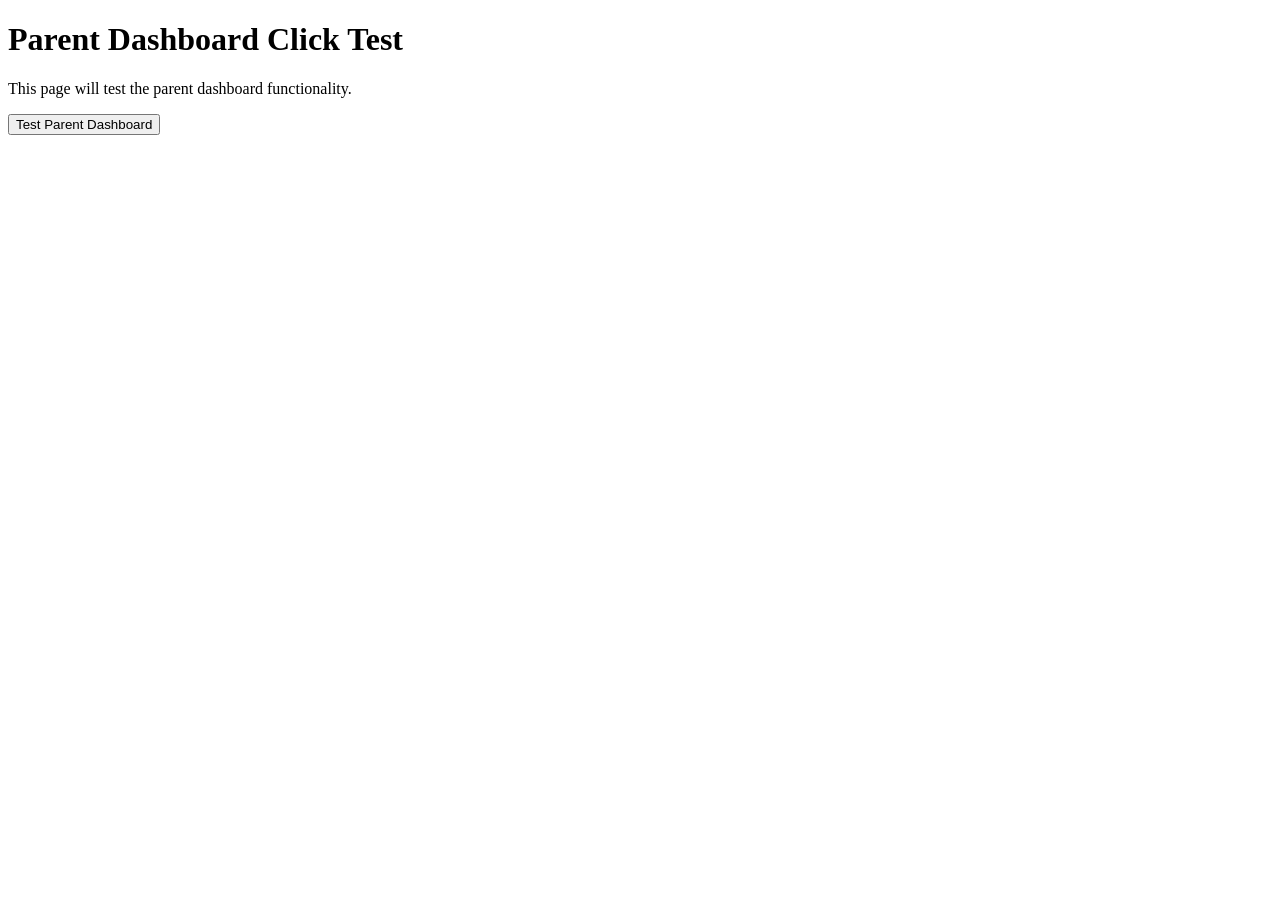
<file: test-parent-clicks.html>
<!DOCTYPE html>
<html lang="en">
<head>
    <meta charset="UTF-8">
    <meta name="viewport" content="width=device-width, initial-scale=1.0">
    <title>Test Parent Dashboard Clicks</title>
</head>
<body>
    <h1>Parent Dashboard Click Test</h1>
    <p>This page will test the parent dashboard functionality.</p>
    
    <script>
        // Test the parent dashboard functionality
        function testParentDashboard() {
            console.log('Testing parent dashboard...');
            
            // Open the parent view in a new window
            const parentWindow = window.open('http://localhost:8000/parent-view.html', '_blank');
            
            // Wait for the page to load and then test functionality
            setTimeout(() => {
                try {
                    // Test if the ParentApp is initialized
                    if (parentWindow.parentApp) {
                        console.log('✅ ParentApp initialized successfully');
                        
                        // Test expand button functionality
                        const expandBtns = parentWindow.document.querySelectorAll('.expand-btn');
                        console.log(`Found ${expandBtns.length} expand buttons`);
                        
                        // Test skill item functionality
                        const skillItems = parentWindow.document.querySelectorAll('.skill-item');
                        console.log(`Found ${skillItems.length} skill items`);
                        
                        // Test filter functionality
                        const statusFilter = parentWindow.document.getElementById('statusFilter');
                        if (statusFilter) {
                            console.log('✅ Status filter found');
                        } else {
                            console.log('❌ Status filter not found');
                        }
                        
                        console.log('✅ All elements found successfully');
                    } else {
                        console.log('❌ ParentApp not initialized');
                    }
                } catch (error) {
                    console.error('Error testing parent dashboard:', error);
                }
            }, 2000);
        }
        
        // Run the test when page loads
        window.addEventListener('load', testParentDashboard);
    </script>
    
    <button onclick="testParentDashboard()">Test Parent Dashboard</button>
</body>
</html>
</file>
<file: styles.css>
/* Reset and Base Styles */
* {
    margin: 0;
    padding: 0;
    box-sizing: border-box;
}

body {
    font-family: 'Segoe UI', Tahoma, Geneva, Verdana, sans-serif;
    background: #f5f5dc;
    min-height: 100vh;
    color: #333;
    line-height: 1.6;
}

.container {
    max-width: 1400px;
    margin: 0 auto;
    padding: 8px;
}

/* Header Section */
.header {
    background: rgba(255, 255, 255, 0.95);
    backdrop-filter: blur(10px);
    border-radius: 12px;
    padding: 12px;
    margin-bottom: 8px;
    display: flex;
    justify-content: space-between;
    align-items: flex-start;
    box-shadow: 0 4px 12px rgba(0, 0, 0, 0.08);
    gap: 20px;
}

.header-left {
    display: flex;
    flex-direction: column;
    align-items: flex-start;
    flex-shrink: 0;
    gap: 8px;
}

/* View Switcher */
.view-switcher {
    display: flex;
    align-items: center;
    gap: 12px;
    margin-bottom: 8px;
}

.current-view {
    font-weight: 600;
    color: #1e293b;
    font-size: 0.9rem;
}

.view-link {
    display: flex;
    align-items: center;
    gap: 6px;
    padding: 6px 12px;
    background: linear-gradient(135deg, #6366f1, #8b5cf6);
    color: white;
    text-decoration: none;
    border-radius: 6px;
    font-size: 0.85rem;
    font-weight: 500;
    transition: all 0.2s ease;
}

.view-link:hover {
    background: linear-gradient(135deg, #4f46e5, #6366f1);
    transform: translateY(-1px);
    box-shadow: 0 4px 12px rgba(99, 102, 241, 0.3);
}

.view-link.parent-view {
    background: linear-gradient(135deg, #10b981, #34d399);
}

.view-link.parent-view:hover {
    background: linear-gradient(135deg, #059669, #10b981);
    box-shadow: 0 4px 12px rgba(16, 185, 129, 0.3);
}

.view-link.student-view {
    background: linear-gradient(135deg, #8b5cf6, #a855f7);
}

.view-link.student-view:hover {
    background: linear-gradient(135deg, #7c3aed, #8b5cf6);
    box-shadow: 0 4px 12px rgba(139, 92, 246, 0.3);
}

.student-info {
    display: flex;
    align-items: center;
    gap: 12px;
    flex: 1;
    justify-content: center;
}

.student-avatar {
    position: relative;
}

.avatar-emoji {
    width: 48px;
    height: 48px;
    border-radius: 50%;
    background: linear-gradient(135deg, #6366f1, #8b5cf6);
    display: flex;
    align-items: center;
    justify-content: center;
    font-size: 20px;
    box-shadow: 0 2px 8px rgba(99, 102, 241, 0.25);
    border: 2px solid rgba(255, 255, 255, 0.9);
}

.student-details h1 {
    font-size: 1.4rem;
    color: #1e293b;
    margin-bottom: 2px;
    font-weight: 700;
}

.grade {
    color: #6366f1;
    font-weight: 600;
    font-size: 0.85rem;
    margin-bottom: 2px;
}

.subtitle {
    color: #64748b;
    font-size: 0.75rem;
}

/* Progress Circle */
.overall-progress {
    position: relative;
    display: flex;
    align-items: center;
    justify-content: center;
    gap: 20px;
    flex-shrink: 0;
}

.progress-circle {
    position: relative;
    width: 80px;
    height: 80px;
}

.progress-ring {
    transform: rotate(-90deg);
}

.progress-ring-circle {
    fill: none;
    stroke: #e2e8f0;
    stroke-width: 8;
    stroke-linecap: round;
    transition: stroke-dasharray 0.5s ease-in-out;
}

.progress-ring-circle.progress-fill {
    stroke: #6366f1;
    stroke-dasharray: 314;
    stroke-dashoffset: 182;
}

.progress-text {
    position: absolute;
    top: 50%;
    left: 50%;
    transform: translate(-50%, -50%);
    text-align: center;
}

.percentage {
    display: block;
    font-size: 1.2rem;
    font-weight: 700;
    color: #6366f1;
}

.label {
    font-size: 0.6rem;
    color: #64748b;
    font-weight: 500;
}

/* Progress Legend */
.progress-legend {
    padding: 10px 12px;
    background: rgba(255, 255, 255, 0.9);
    border-radius: 8px;
    border: 1px solid rgba(226, 232, 240, 0.8);
    box-shadow: 0 2px 8px rgba(0, 0, 0, 0.1);
    min-width: 140px;
}

.legend-title {
    font-size: 0.7rem;
    font-weight: 600;
    color: #475569;
    margin-bottom: 8px;
    text-align: center;
    text-transform: uppercase;
    letter-spacing: 0.5px;
}

.legend-items {
    display: flex;
    flex-direction: column;
    gap: 4px;
}

.legend-item {
    display: flex;
    align-items: center;
    gap: 6px;
    font-size: 0.7rem;
    padding: 2px 0;
}

.legend-symbol {
    font-size: 0.85rem;
    width: 14px;
    text-align: center;
    flex-shrink: 0;
}

.legend-symbol.mastered {
    color: #10b981;
}

.legend-symbol.covered {
    color: #3b82f6;
}

.legend-symbol.attention {
    color: #f59e0b;
}

.legend-symbol.not-started {
    color: #6b7280;
}

.legend-label {
    color: #475569;
    font-weight: 500;
    line-height: 1.2;
}

/* Header Legend - Horizontal Compact Version */
.header-legend {
    display: flex;
    align-items: center;
    gap: 8px;
    padding: 6px 10px;
    background: rgba(255, 255, 255, 0.8);
    border-radius: 6px;
    border: 1px solid rgba(226, 232, 240, 0.6);
    box-shadow: 0 1px 4px rgba(0, 0, 0, 0.08);
    margin-top: 4px;
    font-size: 0.65rem;
}

.legend-title-compact {
    font-size: 0.65rem;
    font-weight: 600;
    color: #475569;
    text-transform: uppercase;
    letter-spacing: 0.3px;
    margin-right: 2px;
}

.legend-items-horizontal {
    display: flex;
    align-items: center;
    gap: 8px;
}

.legend-item-compact {
    display: flex;
    align-items: center;
    gap: 3px;
    font-size: 0.65rem;
}

.legend-label-compact {
    color: #475569;
    font-weight: 500;
    white-space: nowrap;
}

.legend-symbol {
    font-size: 0.75rem;
    width: 12px;
    text-align: center;
    flex-shrink: 0;
}

/* Topic List in Header */
.topic-list-header {
    display: flex;
    flex-direction: column;
    gap: 4px;
    font-size: 0.8rem;
    background: rgba(255, 255, 255, 0.95);
    padding: 12px;
    border-radius: 8px;
    box-shadow: 0 2px 8px rgba(0, 0, 0, 0.1);
    backdrop-filter: blur(10px);
}

.topic-item {
    display: flex;
    align-items: center;
    gap: 8px;
    padding: 2px 0;
}

.topic-indicator {
    width: 8px;
    height: 8px;
    border-radius: 50%;
    flex-shrink: 0;
}

.topic-indicator.mastered {
    background: #10b981;
}

.topic-indicator.covered {
    background: #3b82f6;
}

.topic-indicator.attention {
    background: #f59e0b;
}

.topic-indicator.not-started {
    background: #6b7280;
}

.topic-name {
    color: #475569;
    font-weight: 500;
    line-height: 1.2;
    font-size: 0.75rem;
}

.filter-controls {
    display: flex;
    gap: 12px;
    align-items: center;
}

.filter-select {
    padding: 8px 12px;
    border: 2px solid #e2e8f0;
    border-radius: 8px;
    background: white;
    cursor: pointer;
    font-weight: 500;
    font-size: 14px;
    transition: border-color 0.3s ease;
    min-width: 140px;
}

.export-btn {
    padding: 8px 16px;
    font-size: 14px;
    display: flex;
    align-items: center;
    gap: 6px;
}

.action-btn.compact {
    padding: 6px 12px;
    font-size: 13px;
    border-radius: 6px;
    display: flex;
    align-items: center;
    gap: 4px;
    background: #6366f1;
    color: white;
    border: none;
    cursor: pointer;
    transition: all 0.2s ease;
    font-weight: 500;
}

.action-btn.compact:hover {
    background: #5855eb;
    transform: translateY(-1px);
    box-shadow: 0 2px 8px rgba(99, 102, 241, 0.3);
}

.action-btn.compact i {
    font-size: 12px;
}

/* Global Worksheet Section */
.global-worksheet-section {
    background: rgba(255, 255, 255, 0.95);
    backdrop-filter: blur(10px);
    border-radius: 6px;
    padding: 8px;
    margin: 6px 0;
    box-shadow: 0 1px 4px rgba(0, 0, 0, 0.08);
}

.button-row {
    display: flex;
    align-items: center;
    gap: 8px;
    margin-bottom: 4px;
}

.button-row:last-child {
    margin-bottom: 0;
}

.global-worksheet-btn, .unit-test-btn {
    padding: 6px 12px;
    font-size: 13px;
    font-weight: 600;
    display: inline-flex;
    align-items: center;
    gap: 4px;
    flex-shrink: 0;
}

.button-instruction {
    color: #64748b;
    font-size: 11px;
    font-style: italic;
    line-height: 1.3;
}

/* Unit Selector Styles */
.unit-selector {
    display: flex;
    flex-direction: column;
    gap: 12px;
    margin-top: 16px;
}

.unit-option {
    border: 2px solid #e2e8f0;
    border-radius: 8px;
    transition: all 0.2s ease;
}

.unit-option:hover {
    border-color: #6366f1;
    background-color: #f8fafc;
}

.unit-option input[type="radio"] {
    display: none;
}

.unit-option input[type="radio"]:checked + label {
    background-color: #6366f1;
    color: white;
    border-color: #6366f1;
}

.unit-option label {
    display: flex;
    flex-direction: column;
    padding: 16px;
    cursor: pointer;
    border-radius: 6px;
    transition: all 0.2s ease;
}

.unit-title {
    font-weight: 600;
    font-size: 16px;
    margin-bottom: 4px;
}

.unit-skills {
    font-size: 14px;
    color: #64748b;
}

.unit-option input[type="radio"]:checked + label .unit-skills {
    color: rgba(255, 255, 255, 0.8);
}

.filter-select:focus {
    outline: none;
    border-color: #6366f1;
}

.action-btn {
    padding: 12px 20px;
    border: none;
    border-radius: 10px;
    cursor: pointer;
    font-weight: 600;
    transition: all 0.3s ease;
    display: flex;
    align-items: center;
    gap: 8px;
    font-size: 0.9rem;
}

.action-btn.primary {
    background: #6366f1;
    color: white;
}

.action-btn.primary:hover {
    background: #5855eb;
    transform: translateY(-2px);
    box-shadow: 0 5px 15px rgba(99, 102, 241, 0.4);
}

.action-btn.secondary {
    background: #10b981;
    color: white;
}

.action-btn.secondary:hover {
    background: #059669;
    transform: translateY(-2px);
    box-shadow: 0 5px 15px rgba(16, 185, 129, 0.4);
}

.action-btn.tertiary {
    background: #64748b;
    color: white;
}

.action-btn.tertiary:hover {
    background: #475569;
}

.action-btn.warning {
    background: #f59e0b;
    color: white;
}

.action-btn.warning:hover {
    background: #d97706;
    transform: translateY(-2px);
    box-shadow: 0 5px 15px rgba(245, 158, 11, 0.4);
}

/* Chart Legend Container */
.chart-legend-container {
    background: rgba(255, 255, 255, 0.9);
    backdrop-filter: blur(10px);
    padding: 20px;
    border-radius: 15px;
    margin-bottom: 30px;
    box-shadow: 0 5px 20px rgba(0, 0, 0, 0.08);
    text-align: center;
}

.chart-legend-container h4 {
    color: #1e293b;
    margin-bottom: 15px;
    font-size: 1.1rem;
    font-weight: 600;
}

.legend-hint {
    margin-top: 10px;
    font-size: 0.85rem;
    color: #6366f1;
    font-weight: 500;
}

/* Compact Legend at Bottom */
.compact-legend {
    background: rgba(255, 255, 255, 0.9);
    backdrop-filter: blur(10px);
    padding: 12px 20px;
    border-radius: 10px;
    margin-top: 30px;
    box-shadow: 0 3px 15px rgba(0, 0, 0, 0.08);
    display: flex;
    align-items: center;
    justify-content: center;
    gap: 20px;
    flex-wrap: wrap;
    font-size: 0.85rem;
}

.legend-title {
    font-weight: 600;
    color: #1e293b;
    margin-right: 5px;
}

.legend-items {
    display: flex;
    gap: 15px;
    flex-wrap: wrap;
}

.legend-item-compact {
    display: flex;
    align-items: center;
    gap: 6px;
    color: #64748b;
    font-weight: 500;
}

.legend-dot {
    width: 10px;
    height: 10px;
    border-radius: 50%;
    display: inline-block;
}

.legend-dot.mastered {
    background: #10b981;
}

.legend-dot.covered {
    background: #6366f1;
}

.legend-dot.attention {
    background: #f59e0b;
}

.legend-dot.not-started {
    background: #6b7280;
}

.legend-hint-small {
    font-size: 0.75rem;
    color: #6366f1;
    font-weight: 500;
    margin-left: 10px;
}

/* Responsive adjustments for compact legend */
@media (max-width: 768px) {
    .compact-legend {
        flex-direction: column;
        gap: 10px;
        text-align: center;
    }
    
    .legend-items {
        justify-content: center;
        gap: 12px;
    }
    
    .legend-hint-small {
        margin-left: 0;
    }
}

/* Worksheet Creation Functionality */
.worksheet-button-container {
    margin: 8px 0;
    opacity: 0;
    transform: translateY(-10px);
    transition: all 0.3s ease;
    display: flex;
    justify-content: flex-end;
}

.worksheet-button-container.show {
    opacity: 1;
    transform: translateY(0);
}

.worksheet-btn {
    width: 200px;
    justify-content: center;
    background: linear-gradient(135deg, #10b981, #059669);
    border: none;
    padding: 10px 12px;
    border-radius: 6px;
    color: white;
    font-weight: 500;
    cursor: pointer;
    transition: all 0.3s ease;
    display: flex;
    font-size: 0.8rem;
    align-items: center;
    gap: 8px;
}

.worksheet-btn:hover {
    background: linear-gradient(135deg, #059669, #047857);
    transform: translateY(-2px);
    box-shadow: 0 5px 15px rgba(16, 185, 129, 0.4);
}

/* Worksheet Modal */
.worksheet-modal {
    position: fixed;
    top: 0;
    left: 0;
    width: 100%;
    height: 100%;
    background: rgba(0, 0, 0, 0.5);
    backdrop-filter: blur(5px);
    display: flex;
    align-items: center;
    justify-content: center;
    z-index: 10000;
    opacity: 0;
    visibility: hidden;
    transition: all 0.3s ease;
}

.worksheet-modal.show {
    opacity: 1;
    visibility: visible;
}

.worksheet-modal-content {
    background: white;
    border-radius: 20px;
    width: 90%;
    max-width: 600px;
    max-height: 80vh;
    overflow: hidden;
    box-shadow: 0 20px 60px rgba(0, 0, 0, 0.3);
    transform: scale(0.9) translateY(20px);
    transition: all 0.3s ease;
}

.worksheet-modal.show .worksheet-modal-content {
    transform: scale(1) translateY(0);
}

.worksheet-header {
    background: linear-gradient(135deg, #6366f1, #8b5cf6);
    color: white;
    padding: 20px 25px;
    display: flex;
    justify-content: space-between;
    align-items: center;
}

.worksheet-header h3 {
    margin: 0;
    font-size: 1.3rem;
    font-weight: 700;
}

.close-btn {
    background: none;
    border: none;
    color: white;
    font-size: 1.2rem;
    cursor: pointer;
    padding: 5px;
    border-radius: 5px;
    transition: background 0.3s ease;
}

.close-btn:hover {
    background: rgba(255, 255, 255, 0.2);
}

.worksheet-body {
    padding: 25px;
    max-height: 50vh;
    overflow-y: auto;
}

.worksheet-instruction {
    margin-bottom: 20px;
    color: #64748b;
    font-weight: 500;
}

.skills-selector {
    display: flex;
    flex-direction: column;
    gap: 12px;
}

.skill-selector-item {
    display: flex;
    align-items: flex-start;
    gap: 12px;
    padding: 15px;
    background: #f8fafc;
    border-radius: 10px;
    border: 2px solid transparent;
    transition: all 0.3s ease;
}

.skill-selector-item:hover {
    background: #f1f5f9;
    border-color: #e2e8f0;
}

.skill-selector-item input[type="checkbox"] {
    margin-top: 2px;
    width: 18px;
    height: 18px;
    accent-color: #6366f1;
    cursor: pointer;
}

.skill-selector-item label {
    flex: 1;
    cursor: pointer;
    display: flex;
    flex-direction: column;
    gap: 5px;
}

.skill-code-selector {
    font-weight: 700;
    color: #1e293b;
    font-size: 0.9rem;
}

.skill-description-selector {
    color: #475569;
    font-size: 0.85rem;
    line-height: 1.4;
}

.worksheet-footer {
    padding: 20px 25px;
    background: #f8fafc;
    display: flex;
    justify-content: flex-end;
    gap: 12px;
    border-top: 1px solid #e2e8f0;
}

/* Responsive design for worksheet modal */
@media (max-width: 768px) {
    .worksheet-modal-content {
        width: 95%;
        margin: 20px;
    }
    
    .worksheet-header {
        padding: 15px 20px;
    }
    
    .worksheet-header h3 {
        font-size: 1.1rem;
    }
    
    .worksheet-body {
        padding: 20px;
    }
    
    .worksheet-footer {
        padding: 15px 20px;
        flex-direction: column;
    }
    
    .skill-selector-item {
        padding: 12px;
    }
}

/* Learning Outcomes List */
.learning-outcomes {
    display: flex;
    flex-direction: column;
    gap: 16px;
    margin-bottom: 16px;
}

/* Topic Cards */
.topic-card {
    background: rgba(255, 255, 255, 0.95);
    backdrop-filter: blur(10px);
    border-radius: 8px;
    padding: 8px;
    box-shadow: 0 2px 8px rgba(0, 0, 0, 0.08);
    transition: all 0.2s ease;
    border: 1px solid rgba(226, 232, 240, 0.5);
    position: relative;
    overflow: hidden;
    margin-bottom: 6px;
}

.topic-card:hover {
    transform: translateY(-5px);
    box-shadow: 0 20px 40px rgba(0, 0, 0, 0.15);
}

.topic-card.selected {
    border-color: #6366f1;
    background: rgba(99, 102, 241, 0.05);
}

.topic-card::before {
    content: '';
    position: absolute;
    top: 0;
    left: 0;
    right: 0;
    height: 4px;
    background: linear-gradient(90deg, #6366f1, #8b5cf6);
}

.topic-header {
    display: flex;
    justify-content: space-between;
    align-items: center;
    margin-bottom: 8px;
    gap: 12px;
}

.topic-header .topic-indicator {
    margin-right: 8px;
    flex-shrink: 0;
}

.topic-checkbox {
    display: flex;
    align-items: center;
    flex-shrink: 0;
}

.topic-select-checkbox {
    display: none;
}

.checkbox-label {
    width: 20px;
    height: 20px;
    border: 2px solid #d1d5db;
    border-radius: 4px;
    background: white;
    cursor: pointer;
    display: flex;
    align-items: center;
    justify-content: center;
    transition: all 0.2s ease;
    position: relative;
}

.checkbox-label:hover {
    border-color: #6366f1;
    background: rgba(99, 102, 241, 0.05);
}

.topic-select-checkbox:checked + .checkbox-label {
    background: #6366f1;
    border-color: #6366f1;
}

.topic-select-checkbox:checked + .checkbox-label::after {
    content: '✓';
    color: white;
    font-size: 14px;
    font-weight: bold;
}

.topic-header h3 {
    font-size: 1.3rem;
    color: #1e293b;
    font-weight: 700;
    line-height: 1.3;
    flex: 1;
    margin-right: 15px;
    cursor: pointer;
    transition: color 0.3s ease;
}

.topic-header h3:hover {
    color: #6366f1;
}

.topic-actions {
    display: flex;
    gap: 8px;
}

.select-btn, .expand-btn {
    width: 35px;
    height: 35px;
    border: 2px solid #e2e8f0;
    background: white;
    border-radius: 8px;
    cursor: pointer;
    display: flex;
    align-items: center;
    justify-content: center;
    transition: all 0.3s ease;
    font-size: 0.9rem;
}

.select-btn:hover {
    border-color: #6366f1;
    color: #6366f1;
}

.select-btn.selected {
    background: #6366f1;
    color: white;
    border-color: #6366f1;
}

.expand-btn:hover {
    border-color: #64748b;
    color: #64748b;
}

.expand-btn.expanded {
    transform: rotate(180deg);
}

/* Topic Stats */
.topic-stats {
    display: flex;
    align-items: center;
    gap: 16px;
    margin-bottom: 8px;
}

.stat {
    display: flex;
    flex-direction: column;
    align-items: center;
    min-width: 60px;
}

.stat-label {
    font-size: 0.8rem;
    color: #64748b;
    font-weight: 500;
    margin-bottom: 2px;
}

.stat-value {
    font-size: 1.4rem;
    font-weight: 700;
    color: #1e293b;
}

/* Skills Breakdown Chart */
.skills-breakdown-chart {
    flex: 1;
    display: flex;
    height: 24px;
    background: #f1f5f9;
    border-radius: 8px;
    overflow: hidden;
    box-shadow: inset 0 2px 4px rgba(0, 0, 0, 0.1);
    position: relative;
}

.chart-bar {
    display: flex;
    align-items: center;
    justify-content: center;
    transition: all 0.3s ease;
    cursor: pointer;
    position: relative;
    min-width: 0;
    font-weight: 600;
    font-size: 0.8rem;
    color: white;
    text-shadow: 0 1px 2px rgba(0, 0, 0, 0.3);
    border: 2px solid transparent;
}

/* Unified color for all chart bars */
.chart-bar[data-status="mastered"],
.chart-bar[data-status="covered"],
.chart-bar[data-status="attention"],
.chart-bar[data-status="not-started"] {
    background: linear-gradient(135deg, #60c0e3, #17bca0);
}

.chart-bar:hover {
    transform: scaleY(1.1);
    z-index: 2;
    box-shadow: 0 4px 8px rgba(0, 0, 0, 0.2);
    border-color: #1e293b;
}

.chart-bar .bar-label {
    opacity: 0;
    transition: opacity 0.3s ease;
    font-size: 0.75rem;
    font-weight: 700;
}

.chart-bar:hover .bar-label {
    opacity: 1;
}

.chart-bar[style*="width: 0%"] {
    display: none;
}

/* Show labels for larger segments */
.chart-bar[style*="width: 2"]:not([style*="width: 2%"]) .bar-label,
.chart-bar[style*="width: 3"] .bar-label,
.chart-bar[style*="width: 4"] .bar-label,
.chart-bar[style*="width: 5"] .bar-label,
.chart-bar[style*="width: 6"] .bar-label,
.chart-bar[style*="width: 7"] .bar-label,
.chart-bar[style*="width: 8"] .bar-label,
.chart-bar[style*="width: 9"] .bar-label {
    opacity: 1;
}

/* Tooltip for chart bars */
.chart-bar::before {
    content: attr(title);
    position: absolute;
    bottom: 100%;
    left: 50%;
    transform: translateX(-50%);
    background: rgba(0, 0, 0, 0.8);
    color: white;
    padding: 6px 10px;
    border-radius: 6px;
    font-size: 0.75rem;
    white-space: nowrap;
    opacity: 0;
    pointer-events: none;
    transition: opacity 0.3s ease;
    z-index: 10;
    margin-bottom: 5px;
}

.chart-bar::after {
    content: '';
    position: absolute;
    bottom: 100%;
    left: 50%;
    transform: translateX(-50%);
    border: 4px solid transparent;
    border-top-color: rgba(0, 0, 0, 0.8);
    opacity: 0;
    pointer-events: none;
    transition: opacity 0.3s ease;
    z-index: 10;
}

.chart-bar:hover::before,
.chart-bar:hover::after {
    opacity: 1;
}

/* Active state for clicked bars */
.chart-bar.active {
    transform: scaleY(1.2);
    box-shadow: 0 6px 12px rgba(0, 0, 0, 0.3);
    z-index: 3;
}

.chart-bar.active .bar-label {
    opacity: 1;
    font-size: 0.8rem;
}

/* Status Indicators */
.status-indicator {
    display: flex;
    align-items: center;
    gap: 8px;
    padding: 8px 12px;
    border-radius: 20px;
    font-size: 0.85rem;
    font-weight: 600;
    margin-bottom: 15px;
    width: fit-content;
}

.status-indicator.mastered {
    background: rgba(16, 185, 129, 0.1);
    color: #059669;
}

.status-indicator.covered {
    background: rgba(99, 102, 241, 0.1);
    color: #6366f1;
}

.status-indicator.attention {
    background: rgba(245, 158, 11, 0.1);
    color: #d97706;
}

.status-indicator.not-started {
    background: rgba(107, 114, 128, 0.1);
    color: #6b7280;
}

/* Skills List */
.skills-list {
    max-height: 0;
    overflow: hidden;
    transition: max-height 0.3s ease;
}

.skills-list.expanded {
    max-height: 500px;
}

.skills-list.collapsed {
    max-height: 0;
}

.skill-item {
    display: flex;
    align-items: center;
    gap: 8px;
    padding: 2px;
    margin-bottom: 0.5px;
    background: rgba(248, 250, 252, 0.6);
    border-radius: 6px;
    transition: all 0.15s ease;
    cursor: pointer;
    position: relative;
}

.skill-item:hover {
    background: rgba(99, 102, 241, 0.06);
    transform: translateX(1px);
    box-shadow: 0 1px 4px rgba(99, 102, 241, 0.12);
}

.skill-item:last-child {
    margin-bottom: 0;
}

/* Skill Checkbox Styles */
.skill-checkbox {
    display: flex;
    align-items: center;
    opacity: 0;
    transition: opacity 0.3s ease;
}

.skill-item:hover .skill-checkbox {
    opacity: 1;
}

.skill-select-checkbox {
    display: none;
}

.skill-checkbox-label {
    width: 18px;
    height: 18px;
    border: 2px solid #d1d5db;
    border-radius: 4px;
    background: white;
    cursor: pointer;
    display: flex;
    align-items: center;
    justify-content: center;
    transition: all 0.2s ease;
    position: relative;
}

.skill-checkbox-label:hover {
    border-color: #6366f1;
    background: rgba(99, 102, 241, 0.05);
}

.skill-select-checkbox:checked + .skill-checkbox-label {
    background: #6366f1;
    border-color: #6366f1;
}

.skill-select-checkbox:checked + .skill-checkbox-label::after {
    content: '✓';
    color: white;
    font-size: 12px;
    font-weight: bold;
}

.skill-item.selected {
    background: rgba(99, 102, 241, 0.1);
}

.skill-item.selected .skill-checkbox {
    opacity: 1;
}

/* Unit Actions */
.unit-actions {
    display: flex;
    gap: 8px;
    margin-top: 8px;
    padding-top: 8px;
    border-top: 1px solid rgba(226, 232, 240, 0.4);
}

.unit-actions .action-btn {
    flex: 1;
    justify-content: center;
    font-size: 0.8rem;
    padding: 8px 12px;
    border-radius: 6px;
}

/* Global Skills Action Bar */
.skills-action-bar {
    position: fixed;
    bottom: 0;
    left: 0;
    right: 0;
    background: rgba(255, 255, 255, 0.95);
    backdrop-filter: blur(10px);
    border-top: 2px solid #6366f1;
    box-shadow: 0 -5px 20px rgba(0, 0, 0, 0.1);
    z-index: 1000;
    transform: translateY(100%);
    transition: transform 0.3s ease;
}

.skills-action-bar.show {
    transform: translateY(0);
}

.action-bar-content {
    display: flex;
    align-items: center;
    justify-content: space-between;
    max-width: 1400px;
    margin: 0 auto;
    padding: 16px;
    gap: 16px;
}

.selection-info {
    display: flex;
    align-items: center;
    gap: 8px;
    color: #1e293b;
    font-weight: 600;
    font-size: 0.9rem;
}

.selection-info i {
    color: #6366f1;
    font-size: 1rem;
}

.action-bar-buttons {
    display: flex;
    gap: 8px;
}

.action-bar-buttons .action-btn {
    font-size: 0.85rem;
    padding: 8px 16px;
    border-radius: 6px;
}

/* Responsive design for action bar */
@media (max-width: 768px) {
    .container {
        padding: 8px;
    }
    
    .header {
        padding: 16px;
        margin-bottom: 8px;
    }
    
    .student-info {
        gap: 12px;
    }
    
    .avatar-emoji {
        width: 48px;
        height: 48px;
        font-size: 24px;
    }
    
    .controls {
        padding: 12px;
        margin-bottom: 8px;
    }
    
    .topic-card {
        padding: 12px;
    }
    
    .action-bar-content {
        flex-direction: column;
        gap: 8px;
        padding: 12px 8px;
    }
    
    .action-bar-buttons {
        width: 100%;
        justify-content: center;
    }
    
    .action-bar-buttons .action-btn {
        flex: 1;
        max-width: 180px;
        padding: 8px 12px;
    }
}


.skill-code {
    font-weight: 700;
    color: #1e293b;
    min-width: 80px;
    font-size: 0.85rem;
}

.skill-description {
    flex: 1;
    color: #475569;
    font-size: 0.9rem;
    line-height: 1.4;
}

.skill-status {
    font-size: 1.1rem;
}

.skill-item.mastered .skill-status,
.skill-item.covered .skill-status,
.skill-item.attention .skill-status,
.skill-item.not-started .skill-status {
    color: #6366f1;
}

/* Selection Summary */
.selection-summary {
    position: fixed;
    bottom: 30px;
    left: 50%;
    transform: translateX(-50%);
    background: rgba(255, 255, 255, 0.95);
    backdrop-filter: blur(10px);
    border-radius: 20px;
    padding: 25px;
    box-shadow: 0 15px 40px rgba(0, 0, 0, 0.2);
    border: 2px solid #6366f1;
    min-width: 400px;
    z-index: 1000;
}

.summary-content h4 {
    color: #1e293b;
    margin-bottom: 15px;
    font-size: 1.2rem;
    font-weight: 700;
}

.selected-items {
    margin-bottom: 20px;
    max-height: 150px;
    overflow-y: auto;
}

.selected-item {
    display: flex;
    align-items: center;
    justify-content: space-between;
    padding: 8px 12px;
    background: rgba(99, 102, 241, 0.1);
    border-radius: 8px;
    margin-bottom: 8px;
    font-size: 0.9rem;
}

.selected-item .remove-btn {
    background: none;
    border: none;
    color: #ef4444;
    cursor: pointer;
    font-size: 1rem;
    padding: 2px;
}

.summary-actions {
    display: flex;
    gap: 10px;
    flex-wrap: wrap;
}

/* Responsive Design */
@media (max-width: 768px) {
    .container {
        padding: 15px;
    }
    
    .header {
        flex-direction: column;
        gap: 20px;
        text-align: center;
    }
    
    .controls {
        flex-direction: column;
        gap: 15px;
    }
    
    .filter-controls {
        flex-wrap: wrap;
        justify-content: center;
    }
    
    .learning-outcomes {
        gap: 20px;
    }
    
    .topic-card {
        padding: 20px;
    }
    
    .topic-header {
        flex-direction: column;
        align-items: flex-start;
        gap: 15px;
    }
    
    .topic-actions {
        align-self: flex-end;
    }
    
    .topic-stats {
        flex-wrap: wrap;
        gap: 15px;
    }
    
    .selection-summary {
        left: 15px;
        right: 15px;
        transform: none;
        min-width: auto;
    }
    
    .summary-actions {
        justify-content: center;
    }
}

@media (max-width: 480px) {
    .student-details h1 {
        font-size: 1.8rem;
    }
    
    .topic-header h3 {
        font-size: 1.1rem;
    }
    
    .action-btn {
        padding: 10px 15px;
        font-size: 0.85rem;
    }
}

/* Animation Classes */
.fade-in {
    animation: fadeIn 0.5s ease-in-out;
}

@keyframes fadeIn {
    from {
        opacity: 0;
        transform: translateY(20px);
    }
    to {
        opacity: 1;
        transform: translateY(0);
    }
}

.slide-up {
    animation: slideUp 0.3s ease-out;
}

@keyframes slideUp {
    from {
        transform: translateY(100%);
        opacity: 0;
    }
    to {
        transform: translateY(0);
        opacity: 1;
    }
}

/* Loading States */
.loading {
    opacity: 0.6;
    pointer-events: none;
}

.loading::after {
    content: '';
    position: absolute;
    top: 50%;
    left: 50%;
    width: 20px;
    height: 20px;
    margin: -10px 0 0 -10px;
    border: 2px solid #6366f1;
    border-top: 2px solid transparent;
    border-radius: 50%;
    animation: spin 1s linear infinite;
}

@keyframes spin {
    0% { transform: rotate(0deg); }
    100% { transform: rotate(360deg); }
}



/* Inline Legend Styles */
.legend-inline {
    display: flex;
    align-items: center;
    gap: 16px;
    margin-left: 20px;
    padding-left: 20px;
    border-left: 1px solid rgba(255, 255, 255, 0.3);
}

.legend-item-inline {
    display: flex;
    align-items: center;
    gap: 6px;
    font-size: 12px;
    color: #64748b;
    font-weight: 500;
}

.legend-item-inline .legend-dot {
    width: 10px;
    height: 10px;
    border-radius: 50%;
    flex-shrink: 0;
}

/* Assessment Sections Styles */
.assessment-sections {
    display: grid;
    grid-template-columns: 1fr 1fr;
    gap: 20px;
    margin: 20px 0;
}

.section-card {
    background: rgba(255, 255, 255, 0.9);
    border-radius: 12px;
    padding: 16px;
    backdrop-filter: blur(10px);
    border: 1px solid rgba(255, 255, 255, 0.2);
    box-shadow: 0 4px 6px rgba(0, 0, 0, 0.05);
}

.section-header {
    display: flex;
    align-items: center;
    gap: 10px;
    margin-bottom: 16px;
}

.section-number {
    background: #6366f1;
    color: white;
    width: 24px;
    height: 24px;
    border-radius: 50%;
    display: flex;
    align-items: center;
    justify-content: center;
    font-size: 12px;
    font-weight: bold;
}

.section-header h3 {
    margin: 0;
    font-size: 16px;
    color: #1e293b;
}

/* Teacher's Remarks Styles */
.remarks-section {
    display: flex;
    flex-direction: column;
    gap: 12px;
}

.remark-item h4 {
    margin: 0 0 8px 0;
    font-size: 13px;
    color: #475569;
    font-weight: 600;
}

.selection-buttons {
    display: flex;
    flex-wrap: wrap;
    gap: 6px;
}

.selection-btn {
    padding: 4px 8px;
    border: 1px solid #d1d5db;
    border-radius: 16px;
    background: white;
    color: #6b7280;
    font-size: 11px;
    cursor: pointer;
    transition: all 0.2s ease;
}

.selection-btn:hover {
    border-color: #6366f1;
    color: #6366f1;
}

.selection-btn.selected {
    background: #6366f1;
    color: white;
    border-color: #6366f1;
}

/* Cognitive Development Styles */
.cognitive-section {
    display: flex;
    flex-direction: column;
    gap: 10px;
}

.cognitive-item {
    display: flex;
    align-items: center;
    gap: 10px;
}

.cognitive-label {
    display: flex;
    align-items: center;
    gap: 6px;
    min-width: 140px;
    font-size: 11px;
    color: #475569;
}

.cognitive-icon {
    font-size: 14px;
}

.progress-bar {
    flex: 1;
    height: 8px;
    background: #e5e7eb;
    border-radius: 4px;
    overflow: hidden;
}

.progress-fill {
    height: 100%;
    border-radius: 4px;
    transition: width 0.3s ease;
}

/* Responsive adjustments for assessment sections */
@media (max-width: 768px) {
    .assessment-sections {
        grid-template-columns: 1fr;
        gap: 15px;
        margin: 15px 0;
    }
    
    .section-card {
        padding: 12px;
    }
    
    .section-header h3 {
        font-size: 14px;
    }
    
    .remark-item h4 {
        font-size: 12px;
    }
    
    .selection-btn {
        font-size: 10px;
        padding: 3px 6px;
    }
    
    .cognitive-label {
        min-width: 120px;
        font-size: 10px;
    }
    
    .cognitive-icon {
        font-size: 12px;
    }
}

/* Responsive adjustments for inline legend */
@media (max-width: 768px) {
    .legend-inline {
        display: none;
    }
}

@media (max-width: 1024px) {
    .legend-inline {
        gap: 12px;
        margin-left: 15px;
        padding-left: 15px;
    }
    
    .legend-item-inline {
        font-size: 11px;
        gap: 5px;
    }
    
    .legend-item-inline .legend-dot {
        width: 8px;
        height: 8px;
    }
}
</file>
<file: parent-styles.css>
/* Parent View Styles - Similar to Teacher Dashboard with Questions Panel */

/* Reset and Base */
* {
    margin: 0;
    padding: 0;
    box-sizing: border-box;
}

body {
    font-family: 'Segoe UI', Tahoma, Geneva, Verdana, sans-serif;
    background: #f5f5dc;
    min-height: 100vh;
    color: #333;
    line-height: 1.6;
}

.container {
    max-width: 1400px;
    margin: 0 auto;
    padding: 8px;
}

/* Header Section */
.header {
    background: rgba(255, 255, 255, 0.95);
    backdrop-filter: blur(10px);
    border-radius: 12px;
    padding: 12px;
    margin-bottom: 8px;
    display: flex;
    justify-content: space-between;
    align-items: flex-start;
    box-shadow: 0 4px 12px rgba(0, 0, 0, 0.08);
    gap: 20px;
}

.header-left {
    display: flex;
    flex-direction: column;
    align-items: flex-start;
    flex-shrink: 0;
    gap: 8px;
}

/* View Switcher */
.view-switcher {
    display: flex;
    align-items: center;
    gap: 12px;
    margin-bottom: 8px;
}

.current-view {
    font-weight: 600;
    color: #1e293b;
    font-size: 0.9rem;
}

.view-link {
    display: flex;
    align-items: center;
    gap: 6px;
    padding: 6px 12px;
    background: linear-gradient(135deg, #6366f1, #8b5cf6);
    color: white;
    text-decoration: none;
    border-radius: 6px;
    font-size: 0.85rem;
    font-weight: 500;
    transition: all 0.2s ease;
}

.view-link:hover {
    background: linear-gradient(135deg, #4f46e5, #6366f1);
    transform: translateY(-1px);
    box-shadow: 0 4px 12px rgba(99, 102, 241, 0.3);
}

.view-link.teacher-view {
    background: linear-gradient(135deg, #f59e0b, #fbbf24);
}

.view-link.teacher-view:hover {
    background: linear-gradient(135deg, #d97706, #f59e0b);
    box-shadow: 0 4px 12px rgba(245, 158, 11, 0.3);
}

/* Filter Controls */
.filter-controls {
    display: flex;
    align-items: center;
    gap: 12px;
    margin-bottom: 8px;
}

.filter-select {
    padding: 6px 12px;
    border: 1px solid rgba(226, 232, 240, 0.8);
    border-radius: 6px;
    background: white;
    font-size: 0.85rem;
    color: #475569;
    cursor: pointer;
    transition: all 0.2s ease;
}

.filter-select:focus {
    outline: none;
    border-color: #6366f1;
    box-shadow: 0 0 0 3px rgba(99, 102, 241, 0.1);
}

/* Legend */
.header-legend {
    display: flex;
    align-items: center;
    gap: 8px;
    flex-wrap: wrap;
}

.legend-title-compact {
    font-size: 0.75rem;
    font-weight: 600;
    color: #64748b;
    text-transform: uppercase;
    letter-spacing: 0.5px;
}

.legend-items-horizontal {
    display: flex;
    gap: 12px;
    flex-wrap: wrap;
}

.legend-item-compact {
    display: flex;
    align-items: center;
    gap: 4px;
}

.legend-symbol {
    font-size: 0.9rem;
}

.legend-label-compact {
    font-size: 0.75rem;
    color: #64748b;
    font-weight: 500;
}

/* Student Info */
.student-info {
    display: flex;
    align-items: center;
    gap: 12px;
    flex: 1;
    justify-content: center;
}

.student-avatar {
    width: 60px;
    height: 60px;
    border-radius: 50%;
    background: linear-gradient(135deg, #10b981, #34d399);
    display: flex;
    align-items: center;
    justify-content: center;
    font-size: 20px;
    box-shadow: 0 2px 8px rgba(99, 102, 241, 0.25);
    border: 2px solid rgba(255, 255, 255, 0.9);
}

.student-details h1 {
    font-size: 1.5rem;
    font-weight: 700;
    color: #1e293b;
    margin-bottom: 2px;
}

.grade {
    font-size: 0.9rem;
    color: #64748b;
    margin-bottom: 2px;
}

.subtitle {
    font-size: 0.85rem;
    color: #6366f1;
    font-weight: 500;
}

/* Overall Progress */
.overall-progress {
    position: relative;
    display: flex;
    align-items: center;
    justify-content: center;
    gap: 30px;
    flex-shrink: 0;
}

/* Topic List in Header */
.topic-list-header {
    display: flex;
    flex-direction: column;
    gap: 4px;
    font-size: 0.8rem;
    background: rgba(255, 255, 255, 0.95);
    padding: 12px;
    border-radius: 8px;
    box-shadow: 0 2px 8px rgba(0, 0, 0, 0.1);
    backdrop-filter: blur(10px);
}

.topic-item {
    display: flex;
    align-items: center;
    gap: 8px;
    padding: 2px 0;
}

.topic-name {
    color: #475569;
}

.progress-circle {
    position: relative;
    width: 80px;
    height: 80px;
}

.progress-ring {
    transform: rotate(-90deg);
}

.progress-ring-circle {
    fill: none;
    stroke: #e2e8f0;
    stroke-width: 8;
    stroke-linecap: round;
    transition: stroke-dasharray 0.5s ease-in-out;
}

.progress-ring-circle.progress-fill {
    stroke: #6366f1;
    stroke-dasharray: 314;
    stroke-dashoffset: 85;
}

.progress-text {
    position: absolute;
    top: 50%;
    left: 50%;
    transform: translate(-50%, -50%);
    text-align: center;
    pointer-events: none;
    z-index: 10;
}

.progress-text .percentage {
    display: block;
    font-size: 1.4rem;
    font-weight: 700;
    color: #6366f1;
    line-height: 1;
}

.progress-text .label {
    font-size: 0.8rem;
    color: #64748b;
    font-weight: 500;
    line-height: 1;
    margin-top: 2px;
}

/* Main Content Layout */
.main-content {
    display: flex;
    gap: 16px;
    min-height: calc(100vh - 120px);
}

.learning-outcomes {
    flex: 1;
    display: flex;
    flex-direction: column;
    gap: 6px;
}

/* Topic Cards */
.topic-card {
    background: rgba(255, 255, 255, 0.95);
    backdrop-filter: blur(10px);
    border-radius: 8px;
    padding: 8px;
    box-shadow: 0 2px 8px rgba(0, 0, 0, 0.08);
    transition: all 0.2s ease;
    border: 1px solid rgba(226, 232, 240, 0.5);
    position: relative;
    overflow: hidden;
    margin-bottom: 6px;
}

.topic-card:hover {
    transform: translateY(-2px);
    box-shadow: 0 8px 25px rgba(0, 0, 0, 0.12);
}

.topic-header {
    display: flex;
    justify-content: space-between;
    align-items: center;
    margin-bottom: 8px;
    gap: 12px;
}

.topic-header .topic-indicator {
    margin-right: 8px;
    flex-shrink: 0;
}

.topic-indicator {
    width: 8px;
    height: 8px;
    border-radius: 50%;
    flex-shrink: 0;
}

.topic-indicator.mastered {
    background: #10b981;
}

.topic-indicator.covered {
    background: #3b82f6;
}

.topic-indicator.attention {
    background: #f59e0b;
}

.topic-indicator.not-started {
    background: #6b7280;
}

.topic-header h3 {
    font-size: 1.1rem;
    font-weight: 600;
    color: #1e293b;
    flex: 1;
}

.expand-btn {
    background: none;
    border: none;
    color: #64748b;
    cursor: pointer;
    padding: 4px;
    border-radius: 4px;
    transition: all 0.2s ease;
}

.expand-btn:hover {
    background: rgba(99, 102, 241, 0.1);
    color: #6366f1;
}

.expand-btn.expanded i {
    transform: rotate(180deg);
}

/* Topic Stats */
.topic-stats {
    display: flex;
    align-items: center;
    gap: 12px;
    margin-bottom: 8px;
}

.stat {
    display: flex;
    flex-direction: column;
    align-items: center;
    min-width: 60px;
}

.stat-label {
    font-size: 0.7rem;
    color: #64748b;
    font-weight: 500;
}

.stat-value {
    font-size: 1.2rem;
    font-weight: 700;
    color: #1e293b;
}

/* Skills Breakdown Chart */
.skills-breakdown-chart {
    flex: 1;
    display: flex;
    height: 28px;
    background: #f1f5f9;
    border-radius: 8px;
    overflow: hidden;
    box-shadow: inset 0 2px 4px rgba(0, 0, 0, 0.1);
    position: relative;
}

.chart-bar {
    display: flex;
    align-items: center;
    justify-content: center;
    transition: all 0.3s ease;
    cursor: pointer;
    position: relative;
    min-width: 0;
    font-weight: 600;
    font-size: 0.8rem;
    color: white;
    text-shadow: 0 1px 2px rgba(0, 0, 0, 0.3);
    border: 2px solid transparent;
    background: linear-gradient(135deg, #6366f1, #8b5cf6);
}

.chart-bar:hover {
    transform: scaleY(1.1);
    z-index: 2;
}

.chart-bar.active {
    transform: scaleY(1.2);
    box-shadow: 0 4px 8px rgba(0, 0, 0, 0.2);
    border-color: #1e293b;
    z-index: 3;
}

/* Show All Button */
.show-all-btn {
    background: linear-gradient(135deg, #f8fafc, #e2e8f0);
    border: 1px solid #cbd5e1;
    border-radius: 8px;
    padding: 12px;
    margin: 8px 0;
    display: flex;
    justify-content: space-between;
    align-items: center;
    gap: 12px;
}

.reset-filter-btn {
    background: linear-gradient(135deg, #6366f1, #8b5cf6);
    color: white;
    border: none;
    border-radius: 6px;
    padding: 6px 12px;
    font-size: 0.85rem;
    font-weight: 500;
    cursor: pointer;
    transition: all 0.2s ease;
    display: flex;
    align-items: center;
    gap: 6px;
}

.reset-filter-btn:hover {
    background: linear-gradient(135deg, #4f46e5, #6366f1);
    transform: translateY(-1px);
    box-shadow: 0 4px 12px rgba(99, 102, 241, 0.3);
}

.filter-info {
    font-size: 0.85rem;
    color: #64748b;
    font-weight: 500;
}

/* Skills List */
.skills-list {
    max-height: 0;
    overflow: hidden;
    transition: max-height 0.3s ease;
}

.skills-list.expanded {
    max-height: 500px;
}

.skills-list.collapsed {
    max-height: 0;
}

.skill-item {
    display: flex;
    align-items: center;
    gap: 8px;
    padding: 6px;
    margin-bottom: 1px;
    background: rgba(248, 250, 252, 0.6);
    border-radius: 6px;
    transition: all 0.15s ease;
    cursor: pointer;
    position: relative;
}

.skill-item:hover {
    background: rgba(99, 102, 241, 0.06);
    transform: translateX(1px);
    box-shadow: 0 1px 4px rgba(99, 102, 241, 0.12);
}

.skill-item:last-child {
    margin-bottom: 0;
}

.skill-item.selected {
    background: rgba(99, 102, 241, 0.1);
    box-shadow: 0 2px 8px rgba(99, 102, 241, 0.15);
}

.skill-code {
    font-weight: 600;
    color: #475569;
    font-size: 0.8rem;
    min-width: 80px;
}

.skill-description {
    flex: 1;
    color: #64748b;
    font-size: 0.85rem;
}

.skill-status {
    font-size: 1rem;
    flex-shrink: 0;
}

/* Questions Panel */
.questions-panel {
    width: 400px;
    background: rgba(255, 255, 255, 0.95);
    backdrop-filter: blur(10px);
    border-radius: 12px;
    box-shadow: 0 4px 20px rgba(0, 0, 0, 0.1);
    border: 1px solid rgba(226, 232, 240, 0.5);
    display: flex;
    flex-direction: column;
    max-height: calc(100vh - 120px);
    position: sticky;
    top: 8px;
}

.panel-header {
    padding: 16px;
    border-bottom: 1px solid rgba(226, 232, 240, 0.5);
    display: flex;
    justify-content: space-between;
    align-items: center;
    background: linear-gradient(135deg, #f8fafc, #f1f5f9);
    border-radius: 12px 12px 0 0;
}

.panel-header h3 {
    font-size: 1.1rem;
    font-weight: 600;
    color: #1e293b;
}

.close-panel {
    background: none;
    border: none;
    color: #64748b;
    cursor: pointer;
    padding: 4px;
    border-radius: 4px;
    transition: all 0.2s ease;
}

.close-panel:hover {
    background: rgba(239, 68, 68, 0.1);
    color: #ef4444;
}

.panel-content {
    flex: 1;
    padding: 16px;
    overflow-y: auto;
}

.no-selection {
    text-align: center;
    padding: 40px 20px;
    color: #64748b;
}

.no-selection-icon {
    font-size: 3rem;
    margin-bottom: 12px;
}

.no-selection p {
    font-size: 0.9rem;
    line-height: 1.5;
}

/* Question Items */
.question-item {
    background: #f8fafc;
    border-radius: 8px;
    padding: 12px;
    margin-bottom: 12px;
    border-left: 4px solid transparent;
    transition: all 0.2s ease;
}

.question-item.correct {
    border-left-color: #10b981;
    background: linear-gradient(135deg, #f0fdf4, #dcfce7);
}

.question-item.incorrect {
    border-left-color: #ef4444;
    background: linear-gradient(135deg, #fef2f2, #fee2e2);
}

.question-header {
    display: flex;
    justify-content: space-between;
    align-items: center;
    margin-bottom: 8px;
}

.question-number {
    font-size: 0.8rem;
    font-weight: 600;
    color: #64748b;
}

.question-status {
    font-size: 1.2rem;
}

.question-text {
    font-size: 0.9rem;
    color: #374151;
    margin-bottom: 8px;
    line-height: 1.4;
}

.answer-section {
    display: flex;
    flex-direction: column;
    gap: 4px;
}

.student-answer, .correct-answer {
    font-size: 0.85rem;
    padding: 4px 8px;
    border-radius: 4px;
}

.student-answer {
    background: rgba(59, 130, 246, 0.1);
    color: #1e40af;
}

.correct-answer {
    background: rgba(16, 185, 129, 0.1);
    color: #065f46;
}

.skill-header {
    background: linear-gradient(135deg, #6366f1, #8b5cf6);
    color: white;
    padding: 12px;
    border-radius: 8px;
    margin-bottom: 16px;
    text-align: center;
}

.skill-header h4 {
    font-size: 1rem;
    margin-bottom: 4px;
}

.skill-header p {
    font-size: 0.85rem;
    opacity: 0.9;
}

/* Responsive Design */
@media (max-width: 1024px) {
    .main-content {
        flex-direction: column;
    }
    
    .questions-panel {
        width: 100%;
        max-height: 400px;
        position: relative;
        top: 0;
    }
}

@media (max-width: 768px) {
    .container {
        padding: 4px;
    }
    
    .header {
        flex-direction: column;
        gap: 12px;
        text-align: center;
    }
    
    .student-info {
        flex-direction: column;
    }
    
    .topic-stats {
        flex-direction: column;
        gap: 8px;
    }
    
    .skills-breakdown-chart {
        height: 20px;
    }
    
    .questions-panel {
        max-height: 300px;
    }
}

@media (max-width: 480px) {
    .skill-item {
        flex-direction: column;
        align-items: flex-start;
        gap: 4px;
    }
    
    .skill-code {
        min-width: auto;
    }
    
    .legend-items-horizontal {
        flex-direction: column;
        gap: 4px;
    }
}
</file>
